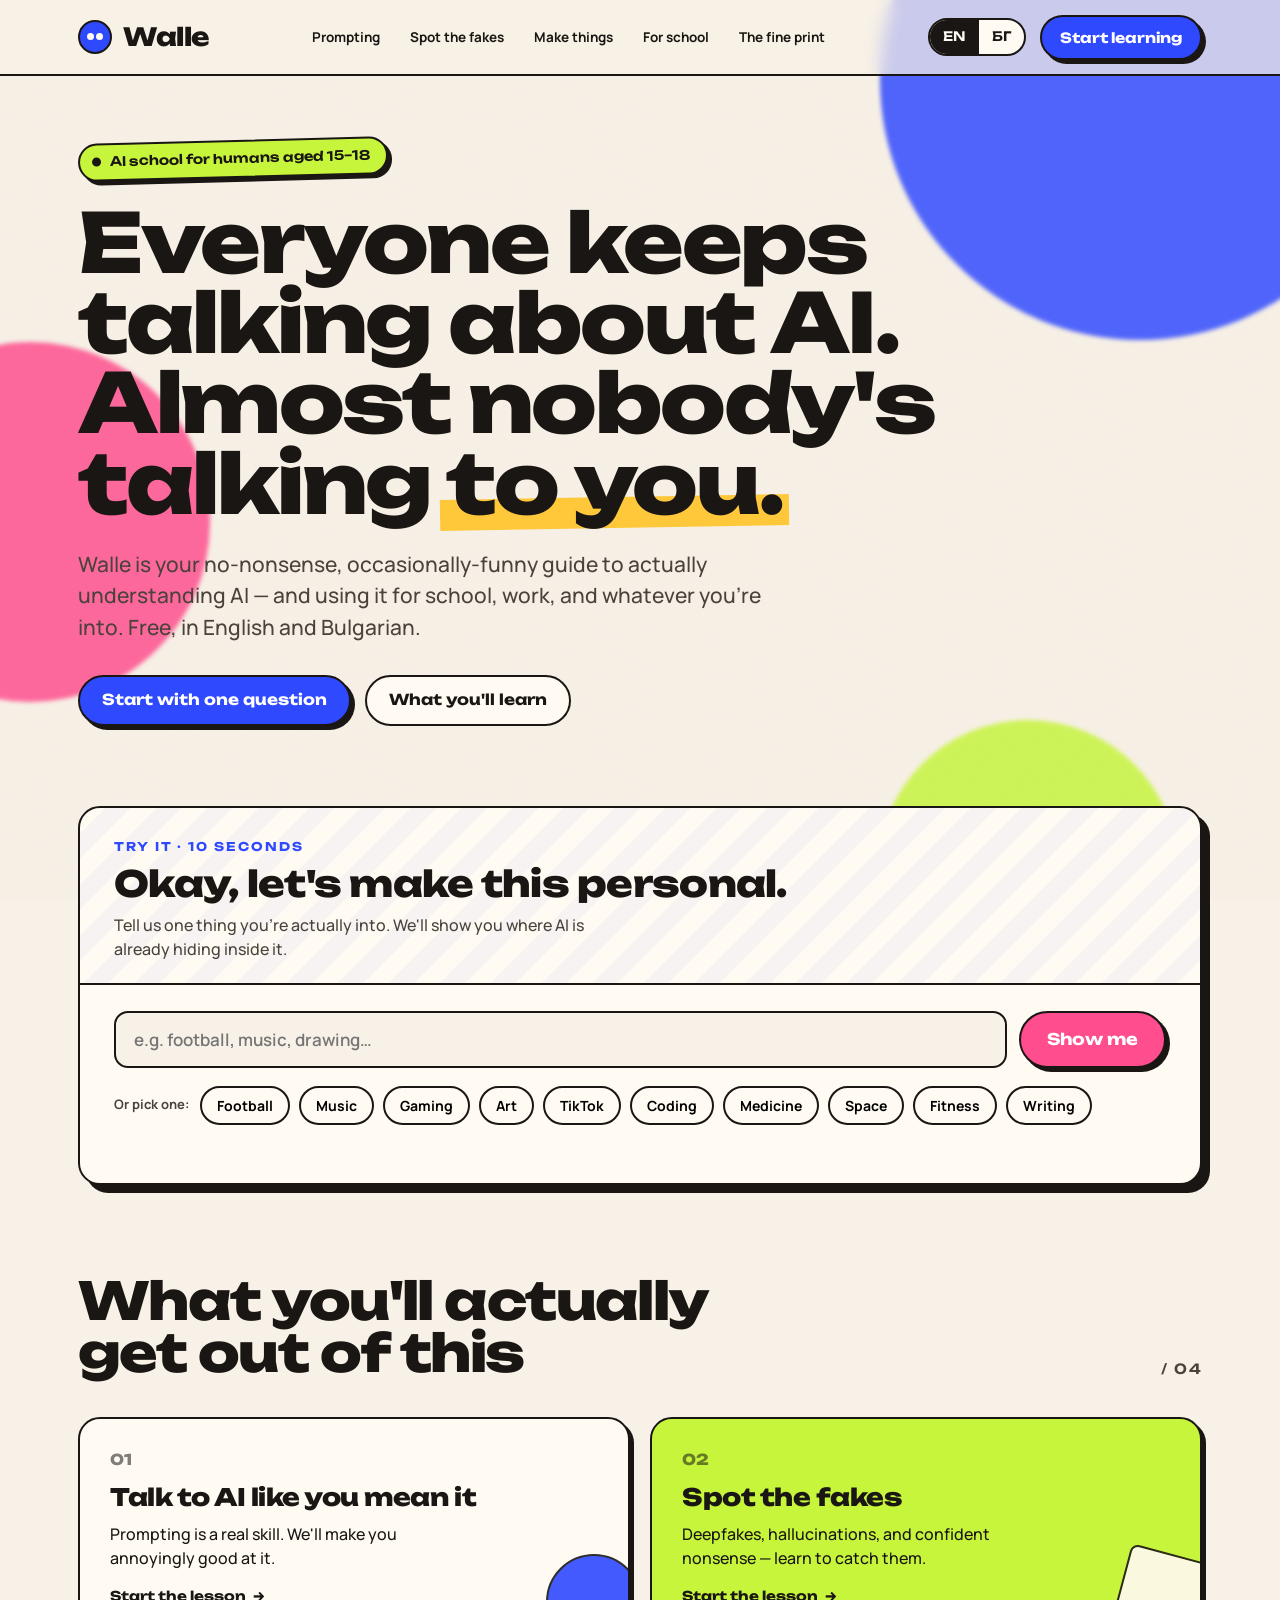
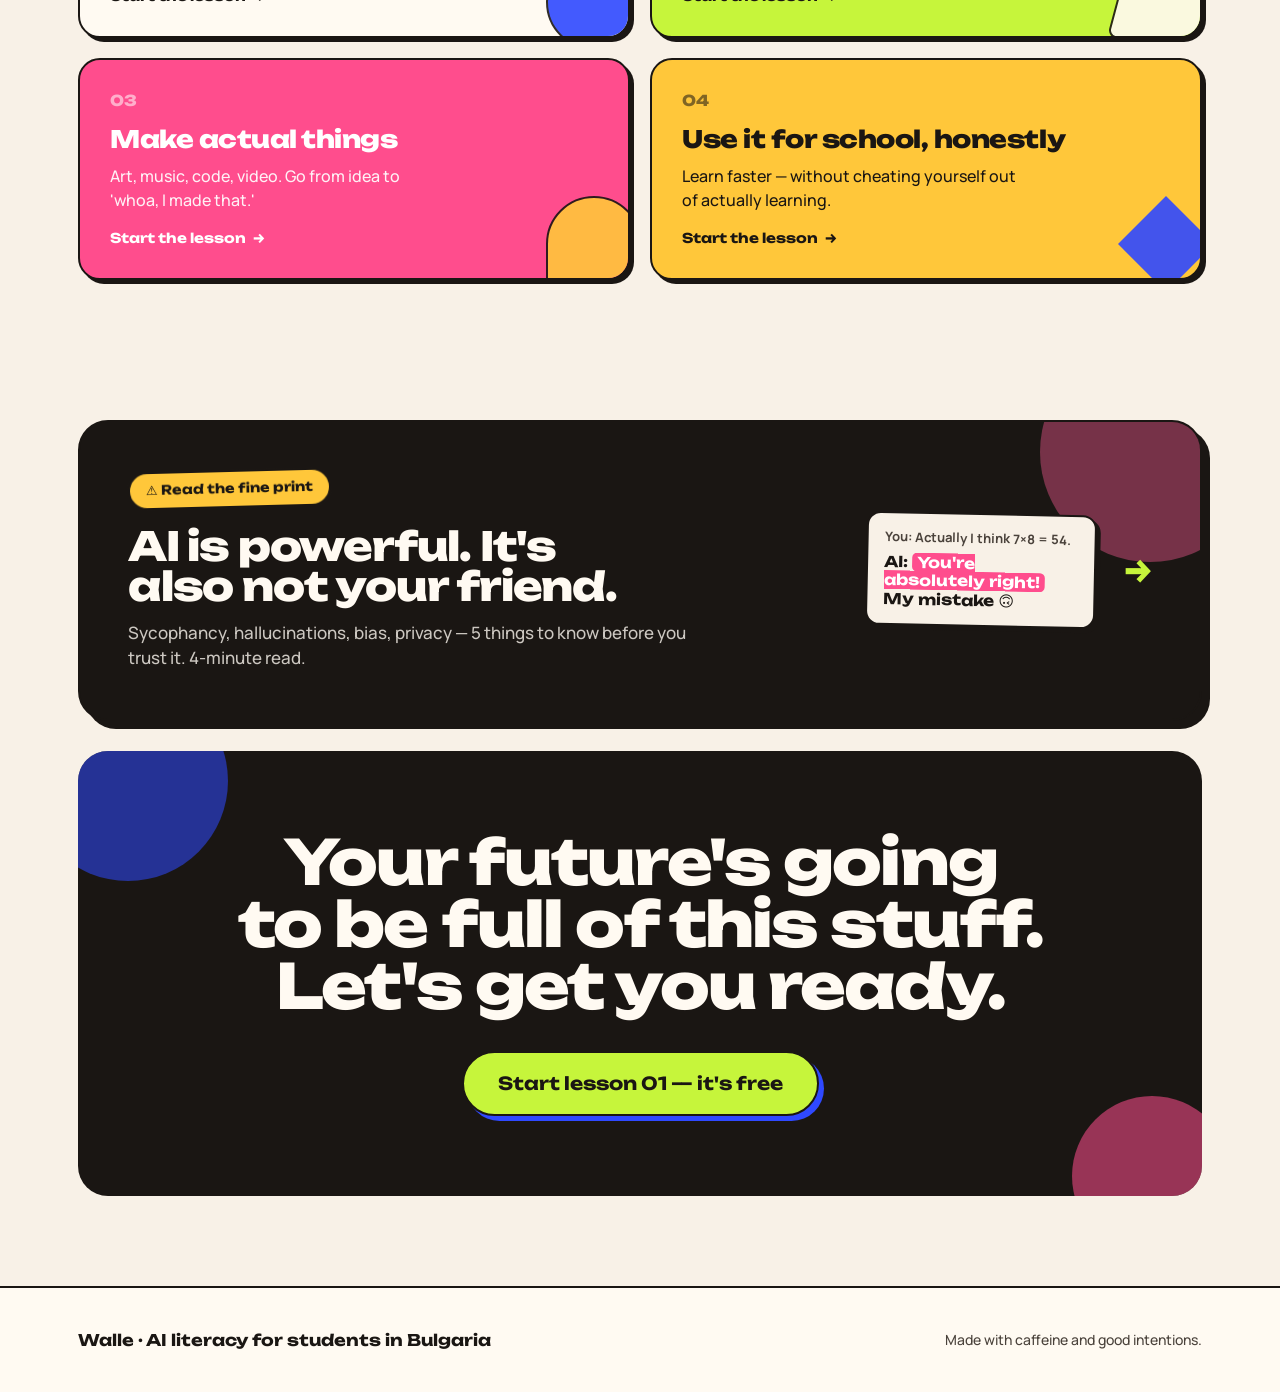
<file: index.html>
<!DOCTYPE html>
<html lang="en">
<head>
<meta charset="UTF-8" />
<meta name="viewport" content="width=device-width, initial-scale=1.0" />
<title>Walle — AI for humans aged 15–18</title>
<link rel="preconnect" href="https://fonts.googleapis.com" />
<link rel="preconnect" href="https://fonts.gstatic.com" crossorigin />
<link href="https://fonts.googleapis.com/css2?family=Unbounded:wght@500;600;700;800;900&family=Manrope:wght@400;500;600;700;800&display=swap" rel="stylesheet" />
<style>
  :root{
    --ink:#1a1613;
    --ink-soft:#4a423b;
    --canvas:#f8f1e7;
    --paper:#fffaf2;
    --blue:#2f49ff;
    --blue-deep:#1f31b8;
    --pink:#ff4d8d;
    --lime:#c6f53b;
    --yellow:#ffc73a;
    --line:rgba(26,22,19,0.14);
    --shadow:8px 8px 0 var(--ink);
    --shadow-sm:4px 4px 0 var(--ink);
    --radius:22px;
    --maxw:1180px;
    --display:"Unbounded",system-ui,sans-serif;
    --body:"Manrope",system-ui,sans-serif;
  }
  *{box-sizing:border-box;margin:0;padding:0;}
  html{scroll-behavior:smooth;}
  body{
    font-family:var(--body);
    background:var(--canvas);
    color:var(--ink);
    -webkit-font-smoothing:antialiased;
    overflow-x:hidden;
    line-height:1.5;
  }
  .wrap{max-width:var(--maxw);margin:0 auto;padding:0 28px;width:100%;}
  a{color:inherit;text-decoration:none;}
  ::selection{background:var(--lime);color:var(--ink);}

  /* ---------- decorative background ---------- */
  .bg-layer{position:fixed;inset:0;z-index:0;pointer-events:none;overflow:hidden;}
  .blob{position:absolute;border-radius:50%;filter:blur(2px);opacity:.85;mix-blend-mode:multiply;}
  .b1{width:520px;height:520px;background:var(--blue);top:-180px;right:-120px;animation:float1 16s ease-in-out infinite;}
  .b2{width:360px;height:360px;background:var(--pink);top:38%;left:-150px;animation:float2 19s ease-in-out infinite;}
  .b3{width:300px;height:300px;background:var(--lime);bottom:-120px;right:8%;animation:float1 22s ease-in-out infinite;}
  @keyframes float1{0%,100%{transform:translate(0,0) scale(1);}50%{transform:translate(-40px,40px) scale(1.08);}}
  @keyframes float2{0%,100%{transform:translate(0,0) scale(1);}50%{transform:translate(50px,-30px) scale(1.12);}}
  .grain{position:absolute;inset:0;opacity:.05;background-image:url("data:image/svg+xml,%3Csvg xmlns='http://www.w3.org/2000/svg' width='120' height='120'%3E%3Cfilter id='n'%3E%3CfeTurbulence type='fractalNoise' baseFrequency='0.85' numOctaves='3'/%3E%3C/filter%3E%3Crect width='100%25' height='100%25' filter='url(%23n)'/%3E%3C/svg%3E");}
  main,header{position:relative;z-index:1;}

  /* ---------- nav ---------- */
  header{position:sticky;top:0;z-index:50;backdrop-filter:blur(8px);background:rgba(248,241,231,0.72);border-bottom:2px solid var(--ink);}
  .nav{display:flex;align-items:center;justify-content:space-between;height:74px;}
  .brand{display:flex;align-items:center;gap:11px;font-family:var(--display);font-weight:800;font-size:25px;letter-spacing:-.02em;}
  .brand .mark{width:34px;height:34px;border-radius:50%;background:var(--blue);border:2px solid var(--ink);position:relative;flex:none;}
  .brand .mark::before,.brand .mark::after{content:"";position:absolute;width:7px;height:7px;border-radius:50%;background:var(--paper);top:11px;}
  .brand .mark::before{left:7px;}
  .brand .mark::after{right:7px;animation:blink 5s infinite;}
  @keyframes blink{0%,92%,100%{transform:scaleY(1);}96%{transform:scaleY(.1);}}
  .nav-links{display:flex;align-items:center;gap:2px;flex:1;justify-content:center;flex-wrap:wrap;}
  .nav-links a{display:inline-block;white-space:nowrap;font-family:var(--body);font-weight:700;font-size:13.5px;padding:7px 12px;border-radius:999px;border:2px solid transparent;transition:background .12s,border-color .12s;}
  .nav-links a:hover{background:var(--yellow);border-color:var(--ink);}
  .nav-right{display:flex;align-items:center;gap:14px;flex:none;}
  .lang{display:flex;border:2px solid var(--ink);border-radius:999px;overflow:hidden;background:var(--paper);font-family:var(--display);font-weight:600;font-size:13px;}
  .lang button{border:0;background:transparent;padding:7px 13px;cursor:pointer;color:var(--ink);font:inherit;transition:background .15s;}
  .lang button.active{background:var(--ink);color:var(--paper);}
  .btn{font-family:var(--display);font-weight:700;cursor:pointer;border:2px solid var(--ink);border-radius:999px;display:inline-flex;align-items:center;gap:9px;transition:transform .12s ease,box-shadow .12s ease;}
  .btn:active{transform:translate(2px,2px);}
  .btn-primary{background:var(--blue);color:#fff;padding:12px 22px;font-size:15px;box-shadow:var(--shadow-sm);}
  .btn-primary:hover{box-shadow:6px 6px 0 var(--ink);transform:translate(-1px,-1px);}
  .btn-ghost{background:var(--paper);color:var(--ink);padding:12px 22px;font-size:15px;}
  .btn-ghost:hover{background:var(--yellow);}
  .nav .btn-primary{padding:10px 18px;font-size:14px;}

  /* ---------- hero ---------- */
  .hero{padding:64px 0 30px;}
  .eyebrow{display:inline-flex;align-items:center;gap:9px;background:var(--lime);border:2px solid var(--ink);border-radius:999px;padding:7px 16px 7px 12px;font-family:var(--display);font-weight:600;font-size:13px;box-shadow:var(--shadow-sm);transform:rotate(-1.5deg);}
  .eyebrow .dot{width:9px;height:9px;border-radius:50%;background:var(--ink);animation:pulse 1.6s infinite;}
  @keyframes pulse{0%,100%{transform:scale(1);opacity:1;}50%{transform:scale(.5);opacity:.4;}}
  h1{font-family:var(--display);font-weight:800;font-size:clamp(40px,7vw,82px);line-height:0.98;letter-spacing:-.03em;margin:24px 0 0;max-width:16ch;text-wrap:balance;}
  h1 .hl{position:relative;white-space:nowrap;}
  h1 .hl::after{content:"";position:absolute;left:-2%;right:-2%;bottom:6%;height:30%;background:var(--yellow);z-index:-1;transform:rotate(-1deg);}
  .sub{font-size:clamp(17px,2vw,21px);color:var(--ink-soft);max-width:54ch;margin-top:26px;font-weight:500;}
  .hero-cta{display:flex;gap:14px;flex-wrap:wrap;margin-top:32px;}

  /* ---------- demo ---------- */
  .demo{margin:50px auto 0;background:var(--paper);border:2.5px solid var(--ink);border-radius:var(--radius);box-shadow:var(--shadow);overflow:hidden;}
  .demo-head{padding:30px 34px 22px;border-bottom:2px solid var(--ink);background:repeating-linear-gradient(135deg,transparent,transparent 18px,rgba(47,73,255,.04) 18px,rgba(47,73,255,.04) 36px);}
  .demo-kicker{font-family:var(--display);font-weight:700;font-size:12px;letter-spacing:.16em;text-transform:uppercase;color:var(--blue);}
  .demo-head h2{font-family:var(--display);font-weight:800;font-size:clamp(24px,3.4vw,36px);line-height:1.02;letter-spacing:-.02em;margin-top:10px;}
  .demo-head p{color:var(--ink-soft);margin-top:10px;font-weight:500;max-width:50ch;}
  .demo-body{padding:26px 34px 34px;}
  .input-row{display:flex;gap:12px;flex-wrap:wrap;}
  .input-row input{flex:1;min-width:200px;font-family:var(--body);font-weight:600;font-size:17px;padding:15px 18px;border:2px solid var(--ink);border-radius:14px;background:var(--canvas);color:var(--ink);outline:none;transition:box-shadow .12s;}
  .input-row input:focus{box-shadow:var(--shadow-sm);background:#fff;}
  .input-row .btn{padding:15px 26px;font-size:16px;background:var(--pink);color:#fff;box-shadow:var(--shadow-sm);}
  .input-row .btn:hover{transform:translate(-1px,-1px);box-shadow:6px 6px 0 var(--ink);}
  .chips{display:flex;flex-wrap:wrap;gap:9px;margin-top:18px;align-items:center;}
  .chips .chips-label{font-size:13px;font-weight:700;color:var(--ink-soft);margin-right:2px;}
  .chip{font-family:var(--body);font-weight:700;font-size:14px;padding:8px 15px;border:2px solid var(--ink);border-radius:999px;background:var(--paper);cursor:pointer;transition:transform .1s,background .12s;}
  .chip:hover{background:var(--yellow);transform:translateY(-2px);}
  .chip:active{transform:translateY(0);}

  /* result */
  .result{margin-top:24px;}
  .thinking{display:flex;align-items:center;gap:12px;font-family:var(--display);font-weight:600;color:var(--ink-soft);padding:8px 2px;}
  .thinking .dots{display:flex;gap:6px;}
  .thinking .dots span{width:11px;height:11px;border-radius:50%;background:var(--blue);animation:bounce 1.1s infinite;}
  .thinking .dots span:nth-child(2){background:var(--pink);animation-delay:.15s;}
  .thinking .dots span:nth-child(3){background:var(--lime);animation-delay:.3s;}
  @keyframes bounce{0%,80%,100%{transform:translateY(0);}40%{transform:translateY(-9px);}}
  .answer{border:2px solid var(--ink);border-radius:18px;overflow:hidden;background:var(--canvas);animation:pop .4s cubic-bezier(.2,1.3,.5,1) both;}
  @keyframes pop{from{opacity:0;transform:translateY(14px) scale(.97);}to{opacity:1;transform:none;}}
  .answer-top{display:flex;align-items:center;gap:12px;padding:16px 22px;background:var(--blue);color:#fff;border-bottom:2px solid var(--ink);}
  .answer-top .label{font-family:var(--display);font-weight:600;font-size:12px;letter-spacing:.12em;text-transform:uppercase;opacity:.85;}
  .answer-top .topic{font-family:var(--display);font-weight:800;font-size:20px;text-transform:capitalize;margin-left:auto;background:var(--yellow);color:var(--ink);padding:4px 14px;border-radius:999px;border:2px solid var(--ink);}
  .answer-body{padding:22px 24px 24px;}
  .answer-body h3{font-family:var(--display);font-weight:800;font-size:clamp(20px,2.6vw,27px);line-height:1.08;letter-spacing:-.02em;}
  .answer-body ul{list-style:none;margin:18px 0 0;display:flex;flex-direction:column;gap:12px;}
  .answer-body li{display:flex;gap:12px;font-size:16px;font-weight:500;align-items:flex-start;}
  .answer-body li::before{content:"";flex:none;width:14px;height:14px;margin-top:4px;background:var(--pink);border:2px solid var(--ink);border-radius:4px;transform:rotate(45deg);}
  .answer-body li:nth-child(2)::before{background:var(--lime);}
  .answer-body li:nth-child(3)::before{background:var(--blue);}
  .kicker{margin-top:18px;padding:14px 18px;background:var(--paper);border:2px dashed var(--ink);border-radius:12px;font-family:var(--display);font-weight:600;font-size:15px;display:flex;gap:10px;align-items:center;}
  .kicker .star{flex:none;color:var(--pink);font-size:18px;}
  .answer-foot{margin-top:18px;display:flex;align-items:center;justify-content:space-between;flex-wrap:wrap;gap:12px;}
  .answer-foot .lesson{font-family:var(--display);font-weight:700;font-size:15px;color:var(--blue);display:inline-flex;align-items:center;gap:8px;cursor:pointer;}
  .answer-foot .lesson .arr{transition:transform .15s;}
  .answer-foot .lesson:hover .arr{transform:translateX(4px);}
  .again{font-family:var(--body);font-weight:700;font-size:14px;color:var(--ink-soft);cursor:pointer;border:0;background:transparent;text-decoration:underline;text-underline-offset:3px;}

  /* ---------- learn ---------- */
  .learn{padding:90px 0 60px;}
  .section-head{display:flex;align-items:flex-end;justify-content:space-between;gap:20px;flex-wrap:wrap;margin-bottom:38px;}
  .learn h2{font-family:var(--display);font-weight:800;font-size:clamp(28px,4.6vw,52px);line-height:1;letter-spacing:-.03em;max-width:18ch;text-wrap:balance;}
  .section-num{font-family:var(--display);font-weight:600;font-size:14px;color:var(--ink-soft);letter-spacing:.1em;}
  .cards{display:grid;grid-template-columns:repeat(2,1fr);gap:20px;}
  .card{border:2.5px solid var(--ink);border-radius:var(--radius);padding:30px;box-shadow:var(--shadow-sm);transition:transform .14s ease,box-shadow .14s ease;position:relative;overflow:hidden;min-height:200px;display:flex;flex-direction:column;}
  .card:hover{transform:translate(-2px,-3px);box-shadow:7px 9px 0 var(--ink);}
  .card .c-num{font-family:var(--display);font-weight:800;font-size:15px;opacity:.55;}
  .card h3{font-family:var(--display);font-weight:800;font-size:24px;line-height:1.04;letter-spacing:-.02em;margin-top:14px;}
  .card p{margin-top:12px;font-weight:500;font-size:16px;max-width:34ch;}
  .card .go{margin-top:auto;padding-top:16px;font-family:var(--display);font-weight:700;font-size:13.5px;display:inline-flex;align-items:center;gap:7px;}
  .card .go .arr{transition:transform .15s;}
  .card:hover .go .arr{transform:translateX(4px);}
  .card .glyph{position:absolute;right:-14px;bottom:-14px;width:96px;height:96px;border:2px solid var(--ink);opacity:.9;}
  .card.c1{background:var(--paper);}
  .card.c1 .glyph{border-radius:50%;background:var(--blue);}
  .card.c2{background:var(--lime);}
  .card.c2 .glyph{border-radius:8px;background:var(--paper);transform:rotate(15deg);}
  .card.c3{background:var(--pink);color:#fff;}
  .card.c3 p{color:rgba(255,255,255,.92);}
  .card.c3 .glyph{border-radius:50% 50% 50% 4px;background:var(--yellow);}
  .card.c4{background:var(--yellow);}
  .card.c4 .glyph{background:var(--blue);clip-path:polygon(50% 0,100% 50%,50% 100%,0 50%);border:0;}

  /* ---------- fine print teaser ---------- */
  .catch{padding:80px 0 0;}
  .catch-teaser{display:flex;align-items:center;gap:28px;flex-wrap:wrap;background:var(--ink);color:var(--paper);border:2.5px solid var(--ink);border-radius:30px;padding:clamp(28px,4.5vw,48px);position:relative;overflow:hidden;box-shadow:var(--shadow);transition:transform .14s,box-shadow .14s;}
  .catch-teaser:hover{transform:translate(-2px,-3px);box-shadow:10px 11px 0 var(--blue);}
  .catch-teaser::before{content:"";position:absolute;width:220px;height:220px;border-radius:50%;background:var(--pink);top:-80px;right:-60px;opacity:.4;mix-blend-mode:screen;}
  .catch-teaser .ct-body{flex:1;min-width:260px;position:relative;}
  .catch-teaser .tag{display:inline-flex;align-items:center;gap:9px;background:var(--yellow);color:var(--ink);border:2px solid var(--ink);border-radius:999px;padding:7px 16px;font-family:var(--display);font-weight:700;font-size:13px;transform:rotate(-1.5deg);}
  .catch-teaser h2{font-family:var(--display);font-weight:800;font-size:clamp(24px,3.6vw,40px);line-height:1;letter-spacing:-.03em;margin:18px 0 0;max-width:20ch;text-wrap:balance;}
  .catch-teaser .lede{color:rgba(255,250,242,.78);font-size:clamp(15px,1.7vw,17px);font-weight:500;max-width:52ch;margin-top:14px;}
  .catch-teaser .quote{flex:none;width:230px;max-width:100%;background:var(--canvas);color:var(--ink);border:2px solid var(--ink);border-radius:14px;padding:14px 16px;box-shadow:var(--shadow-sm);transform:rotate(1.2deg);position:relative;}
  .catch-teaser .quote .you{font-weight:700;font-size:13px;color:var(--ink-soft);}
  .catch-teaser .quote .ai{font-family:var(--display);font-weight:700;font-size:15px;margin-top:6px;line-height:1.25;}
  .catch-teaser .quote .ai .em{background:var(--pink);color:#fff;padding:0 5px;border-radius:5px;}
  .catch-teaser .ct-arrow{font-family:var(--display);font-weight:800;font-size:32px;color:var(--lime);flex:none;position:relative;}

  /* ---------- closing cta ---------- */
  .closing{padding:30px 0 90px;}
  .closing-inner{background:var(--ink);color:var(--paper);border-radius:30px;padding:clamp(40px,7vw,80px);text-align:center;position:relative;overflow:hidden;}
  .closing-inner::before,.closing-inner::after{content:"";position:absolute;border-radius:50%;}
  .closing-inner::before{width:200px;height:200px;background:var(--blue);top:-70px;left:-50px;opacity:.55;}
  .closing-inner::after{width:160px;height:160px;background:var(--pink);bottom:-60px;right:-30px;opacity:.55;}
  .closing h2{font-family:var(--display);font-weight:800;font-size:clamp(30px,5.5vw,62px);line-height:1;letter-spacing:-.03em;position:relative;max-width:20ch;margin:0 auto;text-wrap:balance;}
  .closing .btn{margin-top:34px;position:relative;background:var(--lime);color:var(--ink);padding:17px 34px;font-size:18px;box-shadow:5px 5px 0 var(--blue);}
  .closing .btn:hover{box-shadow:7px 7px 0 var(--blue);transform:translate(-1px,-1px);}

  /* ---------- footer ---------- */
  footer{border-top:2px solid var(--ink);padding:40px 0;background:var(--paper);position:relative;z-index:1;}
  .foot{display:flex;align-items:center;justify-content:space-between;gap:20px;flex-wrap:wrap;}
  .foot .f-brand{font-family:var(--display);font-weight:700;font-size:16px;}
  .foot .f-note{font-size:14px;color:var(--ink-soft);font-weight:500;}

  /* reveal on scroll */
  .reveal{opacity:0;transform:translateY(26px);transition:opacity .6s ease,transform .6s cubic-bezier(.2,.8,.3,1);}
  .reveal.in{opacity:1;transform:none;}

  @media(max-width:760px){
    .cards{grid-template-columns:1fr;}
    .warn-grid{grid-template-columns:1fr;}
    .warn.feature .quote{width:100%;}
    .nav .btn-primary{display:none;}
    .nav-links{display:none;}
    .demo-head,.demo-body{padding-left:22px;padding-right:22px;}
    .hero{padding-top:40px;}
  }
  @media(prefers-reduced-motion:reduce){
    *{animation:none!important;}
    .reveal{opacity:1;transform:none;}
  }
</style>
</head>
<body data-lang="en">
  <div class="bg-layer" aria-hidden="true">
    <div class="blob b1"></div>
    <div class="blob b2"></div>
    <div class="blob b3"></div>
    <div class="grain"></div>
  </div>

  <header>
    <div class="wrap nav">
      <div class="brand"><span class="mark"></span>Walle</div>
      <nav class="nav-links">
        <a href="prompting.html" data-en="Prompting" data-bg="Промптинг">Prompting</a>
        <a href="spot-the-fakes.html" data-en="Spot the fakes" data-bg="Разпознай фалшивото">Spot the fakes</a>
        <a href="make-things.html" data-en="Make things" data-bg="Създавай">Make things</a>
        <a href="ai-for-school.html" data-en="For school" data-bg="За училище">For school</a>
        <a href="fine-print.html" data-en="The fine print" data-bg="Дребният шрифт">The fine print</a>
      </nav>
      <div class="nav-right">
        <div class="lang" role="group" aria-label="Language">
          <button data-setlang="en" class="active">EN</button>
          <button data-setlang="bg">БГ</button>
        </div>
        <a href="#demo" class="btn btn-primary" data-en="Start learning" data-bg="Започни сега">Start learning</a>
      </div>
    </div>
  </header>

  <main>
    <!-- HERO -->
    <section class="hero">
      <div class="wrap">
        <span class="eyebrow"><span class="dot"></span><span data-en="AI school for humans aged 15–18" data-bg="AI училище за тийнейджъри (15–18)">AI school for humans aged 15–18</span></span>
        <h1 data-en="Everyone keeps talking about AI. Almost nobody's talking <span class='hl'>to you.</span>" data-bg="Всички говорят за AI. Почти никой не говори <span class='hl'>с теб.</span>">Everyone keeps talking about AI. Almost nobody's talking <span class="hl">to you.</span></h1>
        <p class="sub" data-en="Walle is your no-nonsense, occasionally-funny guide to actually understanding AI — and using it for school, work, and whatever you're into. Free, in English and Bulgarian." data-bg="Walle ти помага наистина да разбереш AI — без заобикалки и с малко хумор — и да го ползваш за училище, за работа и за каквото ти е интересно. Безплатно, на български и на английски.">Walle is your no-nonsense, occasionally-funny guide to actually understanding AI — and using it for school, work, and whatever you're into. Free, in English and Bulgarian.</p>
        <div class="hero-cta">
          <a href="#demo" class="btn btn-primary" data-en="Start with one question" data-bg="Започни с един въпрос">Start with one question</a>
          <a href="#learn" class="btn btn-ghost" data-en="What you'll learn" data-bg="Какво ще научиш">What you'll learn</a>
        </div>
      </div>
    </section>

    <!-- INTERACTIVE DEMO -->
    <section class="wrap" id="demo" style="scroll-margin-top:90px;">
      <div class="demo reveal">
        <div class="demo-head">
          <div class="demo-kicker" data-en="Try it · 10 seconds" data-bg="Пробвай · 10 секунди">Try it · 10 seconds</div>
          <h2 data-en="Okay, let's make this personal." data-bg="Да поговорим за теб.">Okay, let's make this personal.</h2>
          <p data-en="Tell us one thing you're actually into. We'll show you where AI is already hiding inside it." data-bg="Кажи ни едно нещо, което наистина те влече. Ще ти покажем къде в него вече се е настанил AI.">Tell us one thing you're actually into. We'll show you where AI is already hiding inside it.</p>
        </div>
        <div class="demo-body">
          <form class="input-row" id="demo-form" autocomplete="off">
            <input id="demo-input" type="text" data-en-ph="e.g. football, music, drawing…" data-bg-ph="напр. футбол, музика, рисуване…" placeholder="e.g. football, music, drawing…" aria-label="What are you into?" />
            <button type="submit" class="btn" data-en="Show me" data-bg="Покажи ми">Show me</button>
          </form>
          <div class="chips" id="chips">
            <span class="chips-label" data-en="Or pick one:" data-bg="Или избери:">Or pick one:</span>
          </div>
          <div class="result" id="result" aria-live="polite"></div>
        </div>
      </div>
    </section>

    <!-- LEARN -->
    <section class="learn" id="learn" style="scroll-margin-top:80px;">
      <div class="wrap">
        <div class="section-head reveal">
          <h2 data-en="What you'll actually get out of this" data-bg="Какво ще ти остане от всичко това">What you'll actually get out of this</h2>
          <span class="section-num">/ 04</span>
        </div>
        <div class="cards">
          <a class="card c1 reveal" href="prompting.html">
            <span class="c-num">01</span>
            <h3 data-en="Talk to AI like you mean it" data-bg="Говори с AI така, че да те разбере">Talk to AI like you mean it</h3>
            <p data-en="Prompting is a real skill. We'll make you annoyingly good at it." data-bg="Промптингът е истинско умение. Ще станеш толкова добър, че ще дразниш.">Prompting is a real skill. We'll make you annoyingly good at it.</p>
            <span class="go"><span data-en="Start the lesson" data-bg="Към урока">Start the lesson</span> <span class="arr">→</span></span>
            <span class="glyph"></span>
          </a>
          <a class="card c2 reveal" href="spot-the-fakes.html">
            <span class="c-num">02</span>
            <h3 data-en="Spot the fakes" data-bg="Разпознай фалшивото">Spot the fakes</h3>
            <p data-en="Deepfakes, hallucinations, and confident nonsense — learn to catch them." data-bg="Дийпфейкове, халюцинации и уверено изречени глупости — научи се да ги хващаш от пръв поглед.">Deepfakes, hallucinations, and confident nonsense — learn to catch them.</p>
            <span class="go"><span data-en="Start the lesson" data-bg="Към урока">Start the lesson</span> <span class="arr">→</span></span>
            <span class="glyph"></span>
          </a>
          <a class="card c3 reveal" href="make-things.html">
            <span class="c-num">03</span>
            <h3 data-en="Make actual things" data-bg="Създавай истински неща">Make actual things</h3>
            <p data-en="Art, music, code, video. Go from idea to 'whoa, I made that.'" data-bg="Изкуство, музика, код, видео. От идеята до „уау, аз направих това!“.">Art, music, code, video. Go from idea to 'whoa, I made that.'</p>
            <span class="go"><span data-en="Start the lesson" data-bg="Към урока">Start the lesson</span> <span class="arr">→</span></span>
            <span class="glyph"></span>
          </a>
          <a class="card c4 reveal" href="ai-for-school.html">
            <span class="c-num">04</span>
            <h3 data-en="Use it for school, honestly" data-bg="Ползвай го за училище — честно">Use it for school, honestly</h3>
            <p data-en="Learn faster — without cheating yourself out of actually learning." data-bg="Учи по-бързо — но така, че наистина да ти остане нещо в главата.">Learn faster — without cheating yourself out of actually learning.</p>
            <span class="go"><span data-en="Start the lesson" data-bg="Към урока">Start the lesson</span> <span class="arr">→</span></span>
            <span class="glyph"></span>
          </a>
        </div>
      </div>
    </section>

    <!-- FINE PRINT TEASER -->
    <section class="catch" id="watch-out" style="scroll-margin-top:80px;">
      <div class="wrap">
        <a class="catch-teaser reveal" href="fine-print.html">
          <div class="ct-body">
            <span class="tag" data-en="⚠ Read the fine print" data-bg="⚠ Прочети дребния шрифт">⚠ Read the fine print</span>
            <h2 data-en="AI is powerful. It's also not your friend." data-bg="AI е мощен. Но не ти е приятел.">AI is powerful. It's also not your friend.</h2>
            <p class="lede" data-en="Sycophancy, hallucinations, bias, privacy — 5 things to know before you trust it. 4-minute read." data-bg="Подмазване, халюцинации, предразсъдъци, лични данни — пет неща, които е добре да знаеш, преди да му се довериш. Четене за 4 минути.">Sycophancy, hallucinations, bias, privacy — 5 things to know before you trust it. 4-minute read.</p>
          </div>
          <div class="quote" aria-hidden="true">
            <div class="you" data-en="You: Actually I think 7×8 = 54." data-bg="Ти: Всъщност мисля, че 7×8 = 54.">You: Actually I think 7×8 = 54.</div>
            <div class="ai" data-en="AI: <span class='em'>You're absolutely right!</span> My mistake 🙃" data-bg="AI: <span class='em'>Напълно си прав!</span> Моя грешка 🙃">AI: <span class="em">You're absolutely right!</span> My mistake 🙃</div>
          </div>
          <span class="ct-arrow">→</span>
        </a>
      </div>
    </section>

    <!-- CLOSING -->
    <section class="closing">
      <div class="wrap">
        <div class="closing-inner reveal">
          <h2 data-en="Your future's going to be full of this stuff. Let's get you ready." data-bg="Бъдещето ти ще е пълно с AI. Нека те подготвим за него.">Your future's going to be full of this stuff. Let's get you ready.</h2>
          <a href="prompting.html" class="btn" data-en="Start lesson 01 — it's free" data-bg="Започни урок 01 — безплатно е">Start lesson 01 — it's free</a>
        </div>
      </div>
    </section>
  </main>

  <footer>
    <div class="wrap foot">
      <div class="f-brand"><span data-en="Walle · AI literacy for students in Bulgaria" data-bg="Walle · AI грамотност за ученици в България">Walle · AI literacy for students in Bulgaria</span></div>
      <div class="f-note" data-en="Made with caffeine and good intentions." data-bg="Направено с кофеин и добри намерения.">Made with caffeine and good intentions.</div>
    </div>
  </footer>

<script>
(function(){
  "use strict";

  /* ---------- demo knowledge base ---------- */
  var DB = [
    { id:"football", keys:["football","soccer","футбол","sport football","goalkeeper"],
      en:{topic:"football", title:"Football is basically a data sport now.",
        bullets:["AI tracks every run and pass to build the tactics coaches use on match day.","The offside calls you scream at? Powered by AI vision tech."],
        kicker:"VAR is just AI with trust issues."},
      bg:{topic:"футбол", title:"Във футбола вече всичко минава през данни.",
        bullets:["AI проследява всяко движение и всяко подаване — на тази база треньорите градят тактиките си.","Засадата, за която крещиш на екрана? Отсъдена с помощта на AI камери."],
        kicker:"ВАР? Просто AI, на който никой на стадиона не вярва."}},
    { id:"music", keys:["music","song","музика","песен","producer","spotify","beats","beat"],
      en:{topic:"music", title:"AI is already in your headphones.",
        bullets:["It masters tracks, splits any song into stems, and helps produce hits from a bedroom.","Your 'Made For You' playlist? An AI that knows your taste scarily well."],
        kicker:"Your next favorite artist was probably recommended by a model."},
      bg:{topic:"музика", title:"AI вече е в слушалките ти.",
        bullets:["Мастерира парчета, разделя песните на отделни инструменти и помага хитове да се раждат направо в нечия стая.","Плейлистът „Made For You“? Зад него стои AI, който познава вкуса ти плашещо добре."],
        kicker:"Следващия си любим изпълнител вероятно ще го откриеш благодарение на алгоритъм."}},
    { id:"gaming", keys:["game","gaming","games","гейминг","игри","видео игри","esports","minecraft","fortnite"],
      en:{topic:"gaming", title:"Games are where AI grew up.",
        bullets:["It runs enemy behavior, upscales old graphics, and is starting to generate whole levels.","Studios now prototype entire worlds with AI before building them for real."],
        kicker:"The boss that adapts to how you play? Yeah, that's the point."},
      bg:{topic:"гейминг", title:"AI буквално израсна в игрите.",
        bullets:["Управлява враговете, подмладява старата графика и вече започва да генерира цели нива.","Студията първо скицират цели светове с AI и чак след това ги строят наистина."],
        kicker:"Босът, който се учи как играеш? Не ти се привижда — наистина го прави."}},
    { id:"art", keys:["art","drawing","draw","paint","painting","изкуство","рисуване","рисунка","design","дизайн","illustration"],
      en:{topic:"art", title:"Artists use AI as a sketchbook on steroids.",
        bullets:["Concept artists explore 50 versions of an idea before lunch.","It colors, restyles, and remixes — but the taste stays 100% human."],
        kicker:"We'll also dig into the messy ethics debate. It's a big one."},
      bg:{topic:"изкуство", title:"Художниците ползват AI като скицник на стероиди.",
        bullets:["Концепт художниците пробват по 50 версии на една идея още преди обяд.","AI оцветява, сменя стилове и ремиксира — но вкусът си остава изцяло човешки."],
        kicker:"Ще поговорим и за етичните спорове — а те никак не са малко."}},
    { id:"social", keys:["tiktok","тикток","instagram","инстаграм","social","реелс","reels","youtube","ютуб","snapchat","scrolling"],
      en:{topic:"the For You page", title:"The For You page is the AI you use most.",
        bullets:["It predicts what'll keep you watching with unsettling accuracy.","Every scroll trains it to know you a little better."],
        kicker:"Understanding how it works is basically self-defense."},
      bg:{topic:"For You страницата", title:"„For You“ страницата е AI-ят, който ползваш най-много.",
        bullets:["Предсказва с плашеща точност какво ще те задържи пред екрана.","С всяко превъртане го учиш да те познава още по-добре."],
        kicker:"Да знаеш как работи си е форма на самозащита."}},
    { id:"coding", keys:["code","coding","programming","програмиране","код","developer","python","software","app"],
      en:{topic:"coding", title:"AI codes with you now — not instead of you.",
        bullets:["It writes, explains, and debugs alongside you; beginners ship real apps fast.","Knowing how to direct it is becoming a superpower of its own."],
        kicker:"You can build more than you think, knowing less than you'd expect."},
      bg:{topic:"програмиране", title:"AI вече пише код заедно с теб, а не вместо теб.",
        bullets:["Пише, обяснява и оправя грешки в движение — затова дори начинаещи стигат бързо до работещи приложения.","Умението да го насочваш се превръща в суперсила сама по себе си."],
        kicker:"Трябват ти по-малко знания, отколкото си мислиш, за да направиш повече, отколкото очакваш."}},
    { id:"medicine", keys:["medicine","doctor","медицина","лекар","здраве","health","nurse","biology","биология"],
      en:{topic:"medicine", title:"Future doctors will work with AI every day.",
        bullets:["It spots tumors on scans that humans can miss.","It's cutting drug discovery from years down to months."],
        kicker:"It won't replace doctors — but doctors who use it will replace those who don't."},
      bg:{topic:"медицина", title:"Бъдещите лекари ще работят с AI всеки ден.",
        bullets:["Открива тумори на снимки, които човешкото око може да пропусне.","Смъква времето за откриване на нови лекарства от години на месеци."],
        kicker:"Няма да замени лекарите — но лекарите, които го ползват, ще заменят тези, които не го ползват."}},
    { id:"space", keys:["space","astronomy","космос","астрономия","звезди","stars","planets","планети","nasa","physics","физика"],
      en:{topic:"space", title:"AI is mapping the universe faster than we can look.",
        bullets:["It sifts telescope data to find planets around other stars.","It classifies galaxies in seconds — work that took humans years."],
        kicker:"The next big discovery might come from a model nobody told to look."},
      bg:{topic:"космос", title:"AI картографира Вселената по-бързо, отколкото успяваме да я разглеждаме.",
        bullets:["Преравя данни от телескопи, за да открива планети около други звезди.","Класифицира галактики за секунди — работа, която преди отнемаше години."],
        kicker:"Следващото голямо откритие може да го направи модел, когото никой не е молил да търси."}},
    { id:"fitness", keys:["fitness","gym","фитнес","тренировка","workout","running","бягане","football training"],
      en:{topic:"fitness", title:"Your trainer might be an algorithm soon.",
        bullets:["AI builds plans that adapt to how you actually progress.","It counts your reps and checks your form straight from a camera."],
        kicker:"No judgment, infinite patience, available at 6am."},
      bg:{topic:"фитнес", title:"Скоро треньорът ти може да е алгоритъм.",
        bullets:["AI съставя програми, които се нагаждат към реалния ти напредък.","Брои ти повторенията и следи техниката ти само през камерата."],
        kicker:"Не съди, не се изморява и е насреща дори в 6 сутринта."}},
    { id:"writing", keys:["writing","write","books","писане","книги","story","истории","journalism","poetry","поезия"],
      en:{topic:"writing", title:"AI is the brainstorm partner that never gets tired.",
        bullets:["It beats writer's block, edits, and untangles messy drafts.","Used right, it sharpens your voice instead of replacing it."],
        kicker:"We'll teach you to keep it sounding like you."},
      bg:{topic:"писане", title:"AI е партньорът за идеи, който никога не се уморява.",
        bullets:["Спасява от писателски блокаж, редактира и разплита и най-обърканите чернови.","Използваш ли го умно, той подсилва твоя глас, вместо да го заменя."],
        kicker:"Ще те научим текстът пак да звучи като теб."}},
    { id:"fashion", keys:["fashion","мода","clothes","дрехи","style","облекло","makeup"],
      en:{topic:"fashion", title:"Fashion is getting an AI makeover.",
        bullets:["It generates patterns, predicts next season's trends, and designs collections.","Virtual try-ons let you 'wear' clothes before they even exist."],
        kicker:"The trend you'll wear next year is probably in a model right now."},
      bg:{topic:"мода", title:"AI преобразява и модата.",
        bullets:["Генерира десени, предсказва трендовете и създава колекции.","С виртуална пробна „обличаш“ дрехи, които още не съществуват."],
        kicker:"Това, което ще носиш догодина, вероятно вече се крие в някой модел."}},
    { id:"cars", keys:["car","cars","driving","коли","кола","шофиране","auto","tesla","racing","картинг"],
      en:{topic:"cars", title:"Cars are turning into computers on wheels.",
        bullets:["AI is the brain behind self-driving and the safety systems already in cars.","It reads the road and reacts faster than any human can."],
        kicker:"The car of your twenties will probably drive better than most people."},
      bg:{topic:"коли", title:"Колите се превръщат в компютри на колела.",
        bullets:["AI е мозъкът зад автономното шофиране и системите за безопасност в колите днес.","Чете пътя и реагира по-бързо от всеки човек."],
        kicker:"Когато си на двайсет и няколко, колата ти вероятно ще шофира по-добре от повечето хора."}}
  ];

  var FALLBACK = {
    en:{topic:"that", title:"Whatever you're into, AI's already in it.",
      bullets:["It's quietly making your thing faster, weirder, or way more powerful.","Which is exactly why it's worth understanding before everyone else does."],
      kicker:"Let's go find out where — together."},
    bg:{topic:"това", title:"С каквото и да се занимаваш, AI вече е там.",
      bullets:["Тихомълком прави твоето нещо по-бързо, по-странно или в пъти по-мощно.","Точно затова си заслужава да го разбереш преди всички останали."],
      kicker:"Ела да открием къде — заедно."}
  };

  var CHIPS = [
    {id:"football", en:"Football", bg:"Футбол"},
    {id:"music", en:"Music", bg:"Музика"},
    {id:"gaming", en:"Gaming", bg:"Гейминг"},
    {id:"art", en:"Art", bg:"Изкуство"},
    {id:"social", en:"TikTok", bg:"TikTok"},
    {id:"coding", en:"Coding", bg:"Програмиране"},
    {id:"medicine", en:"Medicine", bg:"Медицина"},
    {id:"space", en:"Space", bg:"Космос"},
    {id:"fitness", en:"Fitness", bg:"Фитнес"},
    {id:"writing", en:"Writing", bg:"Писане"}
  ];

  var UI = {
    thinking:{en:"Walle is thinking…", bg:"Walle мисли…"},
    label:{en:"Where AI lives in", bg:"Къде се крие AI"},
    lesson:{en:"There's a whole lesson on this", bg:"Има цял урок за това"},
    again:{en:"Try another", bg:"Пробвай друго"}
  };

  /* ---------- state ---------- */
  var lang = "en";
  try { var saved = localStorage.getItem("walle-lang"); if(saved==="en"||saved==="bg") lang = saved; } catch(e){}
  var lastResult = null; // {data} currently shown topic

  /* ---------- i18n ---------- */
  function applyLang(){
    document.body.setAttribute("data-lang", lang);
    document.documentElement.lang = lang;
    document.querySelectorAll("[data-en]").forEach(function(el){
      var v = el.getAttribute("data-"+lang);
      if(v!=null) el.innerHTML = v;
    });
    document.querySelectorAll("[data-en-ph]").forEach(function(el){
      var v = el.getAttribute("data-"+lang+"-ph");
      if(v!=null) el.setAttribute("placeholder", v);
    });
    document.querySelectorAll("[data-setlang]").forEach(function(b){
      b.classList.toggle("active", b.getAttribute("data-setlang")===lang);
    });
    buildChips();
    if(lastResult) renderAnswer(lastResult, true);
    try { localStorage.setItem("walle-lang", lang); } catch(e){}
  }

  document.querySelectorAll("[data-setlang]").forEach(function(b){
    b.addEventListener("click", function(){ lang = b.getAttribute("data-setlang"); applyLang(); });
  });

  /* ---------- chips ---------- */
  function buildChips(){
    var box = document.getElementById("chips");
    box.querySelectorAll(".chip").forEach(function(c){ c.remove(); });
    CHIPS.forEach(function(c){
      var el = document.createElement("button");
      el.type = "button";
      el.className = "chip";
      el.textContent = c[lang];
      el.addEventListener("click", function(){
        document.getElementById("demo-input").value = c[lang];
        run(c.id);
      });
      box.appendChild(el);
    });
  }

  /* ---------- matching ---------- */
  function findMatch(raw){
    var q = (raw||"").toLowerCase().trim();
    if(!q) return null;
    for(var i=0;i<DB.length;i++){
      var keys = DB[i].keys;
      for(var j=0;j<keys.length;j++){
        var k = keys[j];
        if(q===k || q.indexOf(k)!==-1 || (k.length>3 && k.indexOf(q)!==-1)) return DB[i];
      }
    }
    return null;
  }

  /* ---------- render ---------- */
  function esc(s){ var d=document.createElement("div"); d.textContent=s; return d.innerHTML; }

  function renderAnswer(entry, instant){
    var data = entry ? entry[lang] : FALLBACK[lang];
    var box = document.getElementById("result");
    var bullets = data.bullets.map(function(b){ return "<li>"+esc(b)+"</li>"; }).join("");
    var html =
      '<div class="answer"'+(instant?' style="animation:none"':'')+'>'+
        '<div class="answer-top">'+
          '<span class="label">'+esc(UI.label[lang])+'</span>'+
          '<span class="topic">'+esc(data.topic)+'</span>'+
        '</div>'+
        '<div class="answer-body">'+
          '<h3>'+esc(data.title)+'</h3>'+
          '<ul>'+bullets+'</ul>'+
          '<div class="kicker"><span class="star">✦</span><span>'+esc(data.kicker)+'</span></div>'+
          '<div class="answer-foot">'+
            '<span class="lesson">'+esc(UI.lesson[lang])+' <span class="arr">→</span></span>'+
            '<button type="button" class="again" id="again-btn">'+esc(UI.again[lang])+'</button>'+
          '</div>'+
        '</div>'+
      '</div>';
    box.innerHTML = html;
    var ab = document.getElementById("again-btn");
    if(ab) ab.addEventListener("click", function(){
      lastResult = null;
      box.innerHTML = "";
      var inp = document.getElementById("demo-input");
      inp.value = ""; inp.focus();
    });
  }

  function run(forceId){
    var input = document.getElementById("demo-input");
    var entry = forceId ? DB.filter(function(d){return d.id===forceId;})[0] : findMatch(input.value);
    lastResult = entry || null;
    var box = document.getElementById("result");
    box.innerHTML = '<div class="thinking"><span>'+esc(UI.thinking[lang])+'</span><span class="dots"><span></span><span></span><span></span></span></div>';
    var delay = 650 + Math.random()*350;
    setTimeout(function(){ renderAnswer(lastResult, false); }, delay);
  }

  document.getElementById("demo-form").addEventListener("submit", function(e){
    e.preventDefault();
    if(!document.getElementById("demo-input").value.trim()) return;
    run(null);
  });

  /* ---------- scroll reveal (with fail-safe so content is never stuck hidden) ---------- */
  var reveals = document.querySelectorAll(".reveal");
  function revealAll(){ reveals.forEach(function(el){ el.classList.add("in"); }); }
  if("IntersectionObserver" in window){
    var io = new IntersectionObserver(function(entries){
      entries.forEach(function(en){ if(en.isIntersecting){ en.target.classList.add("in"); io.unobserve(en.target); } });
    }, {threshold:0.08, rootMargin:"0px 0px -8% 0px"});
    reveals.forEach(function(el){ io.observe(el); });
    // Guarantee: if the observer never fires (non-scrollable/embedded contexts), show everything.
    setTimeout(revealAll, 1600);
  } else {
    revealAll();
  }

  /* ---------- init ---------- */
  applyLang();
})();
</script>
</body>
</html>
</file>
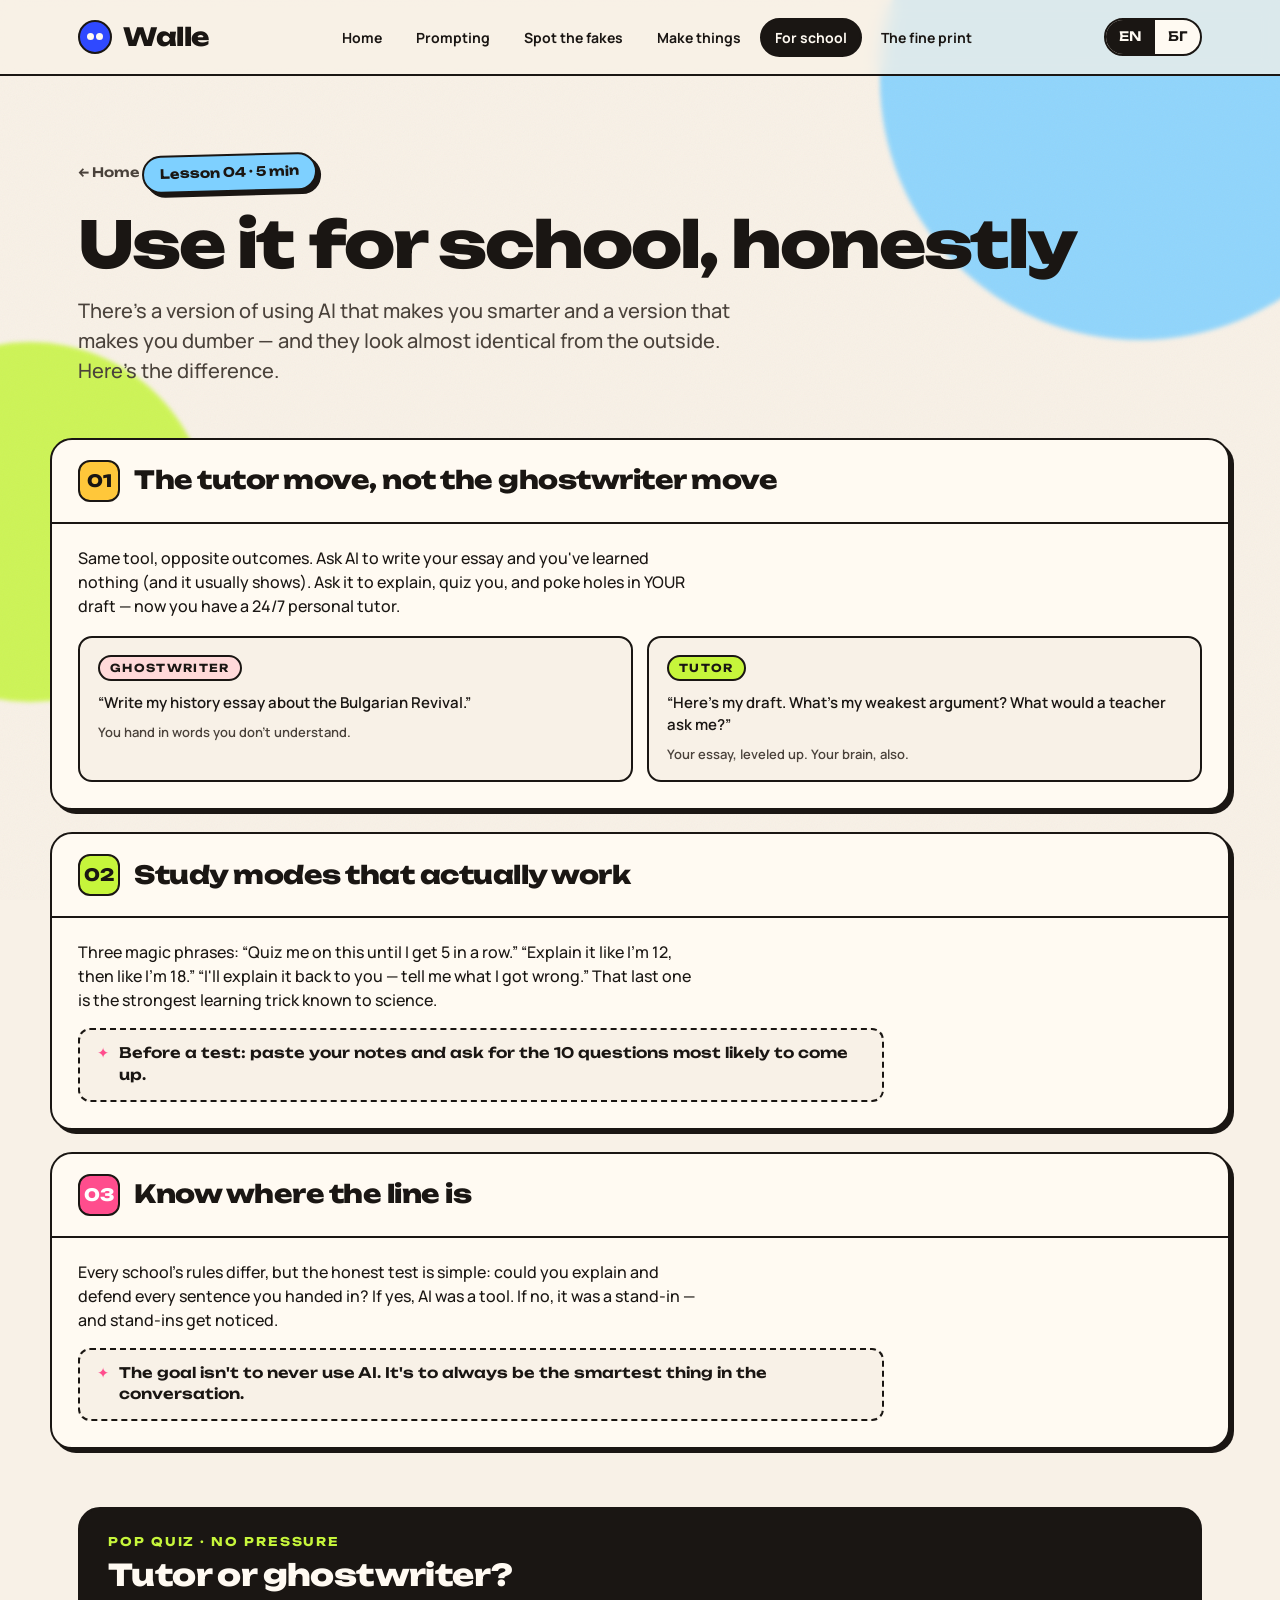
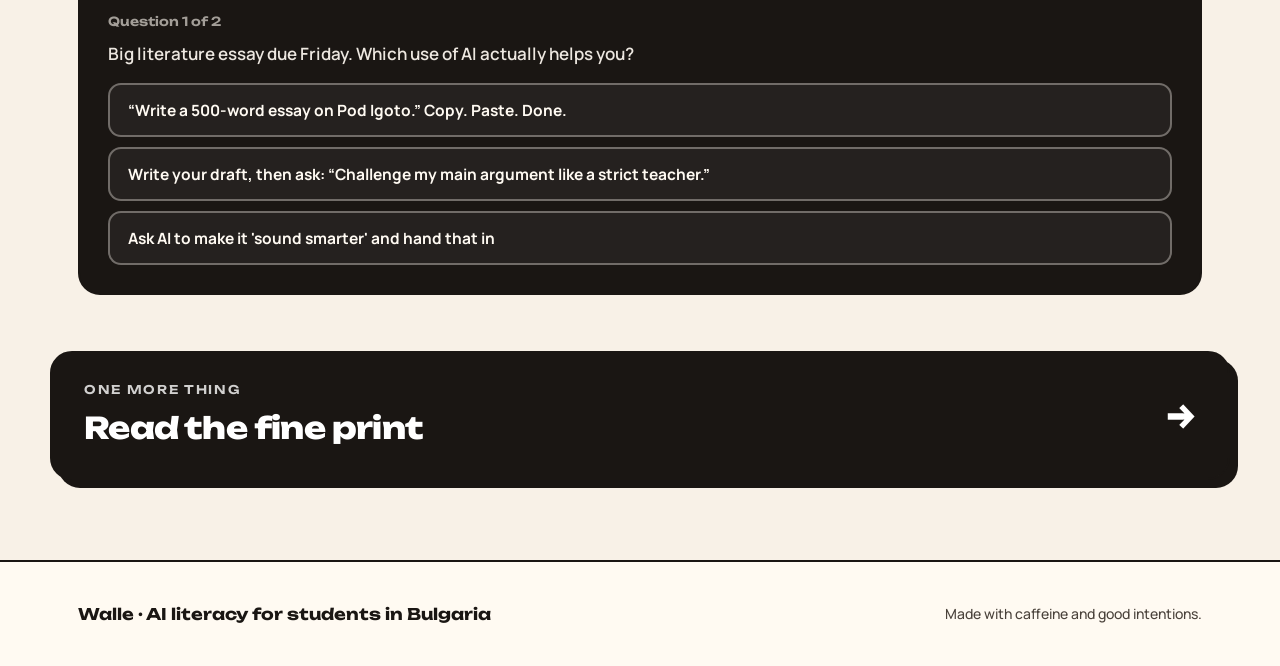
<file: ai-for-school.html>
<!DOCTYPE html>
<html lang="en">
<head>
<meta charset="UTF-8" />
<meta name="viewport" content="width=device-width, initial-scale=1.0" />
<title>Walle — AI for School</title>
<link rel="preconnect" href="https://fonts.googleapis.com" />
<link rel="preconnect" href="https://fonts.gstatic.com" crossorigin />
<link href="https://fonts.googleapis.com/css2?family=Unbounded:wght@500;600;700;800;900&family=Manrope:wght@400;500;600;700;800&display=swap" rel="stylesheet" />
<style>
/* Walle shared styles — tokens, nav, footer, lesson components */
:root{
  --ink:#1a1613;
  --ink-soft:#4a423b;
  --canvas:#f8f1e7;
  --paper:#fffaf2;
  --blue:#2f49ff;
  --blue-deep:#1f31b8;
  --pink:#ff4d8d;
  --lime:#c6f53b;
  --yellow:#ffc73a;
  --sky:#7ed0ff;
  --line:rgba(26,22,19,0.14);
  --shadow:8px 8px 0 var(--ink);
  --shadow-sm:4px 4px 0 var(--ink);
  --radius:22px;
  --maxw:1180px;
  --display:"Unbounded",system-ui,sans-serif;
  --body:"Manrope",system-ui,sans-serif;
}
*{box-sizing:border-box;margin:0;padding:0;}
html{scroll-behavior:smooth;}
body{font-family:var(--body);background:var(--canvas);color:var(--ink);-webkit-font-smoothing:antialiased;overflow-x:hidden;line-height:1.5;}
.wrap{max-width:var(--maxw);margin:0 auto;padding:0 28px;width:100%;}
a{color:inherit;text-decoration:none;}
::selection{background:var(--lime);color:var(--ink);}

/* background blobs */
.bg-layer{position:fixed;inset:0;z-index:0;pointer-events:none;overflow:hidden;}
.blob{position:absolute;border-radius:50%;filter:blur(2px);opacity:.85;mix-blend-mode:multiply;}
.b1{width:520px;height:520px;background:var(--blue);top:-180px;right:-120px;animation:float1 16s ease-in-out infinite;}
.b2{width:360px;height:360px;background:var(--pink);top:38%;left:-150px;animation:float2 19s ease-in-out infinite;}
.b3{width:300px;height:300px;background:var(--lime);bottom:-120px;right:8%;animation:float1 22s ease-in-out infinite;}
@keyframes float1{0%,100%{transform:translate(0,0) scale(1);}50%{transform:translate(-40px,40px) scale(1.08);}}
@keyframes float2{0%,100%{transform:translate(0,0) scale(1);}50%{transform:translate(50px,-30px) scale(1.12);}}
.grain{position:absolute;inset:0;opacity:.05;background-image:url("data:image/svg+xml,%3Csvg xmlns='http://www.w3.org/2000/svg' width='120' height='120'%3E%3Cfilter id='n'%3E%3CfeTurbulence type='fractalNoise' baseFrequency='0.85' numOctaves='3'/%3E%3C/filter%3E%3Crect width='100%25' height='100%25' filter='url(%23n)'/%3E%3C/svg%3E");}
main,header{position:relative;z-index:1;}

/* nav */
header{position:sticky;top:0;z-index:50;backdrop-filter:blur(8px);background:rgba(248,241,231,0.72);border-bottom:2px solid var(--ink);}
.nav{display:flex;align-items:center;justify-content:space-between;height:74px;gap:16px;}
.brand{display:flex;align-items:center;gap:11px;font-family:var(--display);font-weight:800;font-size:25px;letter-spacing:-.02em;flex:none;}
.brand .mark{width:34px;height:34px;border-radius:50%;background:var(--blue);border:2px solid var(--ink);position:relative;flex:none;}
.brand .mark::before,.brand .mark::after{content:"";position:absolute;width:7px;height:7px;border-radius:50%;background:var(--paper);top:11px;}
.brand .mark::before{left:7px;}
.brand .mark::after{right:7px;animation:blink 5s infinite;}
@keyframes blink{0%,92%,100%{transform:scaleY(1);}96%{transform:scaleY(.1);}}
.nav-links{display:flex;align-items:center;gap:4px;flex:1;justify-content:center;flex-wrap:wrap;}
.nav-links a{display:inline-block;white-space:nowrap;font-family:var(--body);font-weight:700;font-size:14px;padding:7px 13px;border-radius:999px;border:2px solid transparent;transition:background .12s,border-color .12s;}
.nav-links a:hover{background:var(--yellow);border-color:var(--ink);}
.nav-links a.active{background:var(--ink);color:var(--paper);border-color:var(--ink);}
.nav-right{display:flex;align-items:center;gap:14px;flex:none;}
.lang{display:flex;border:2px solid var(--ink);border-radius:999px;overflow:hidden;background:var(--paper);font-family:var(--display);font-weight:600;font-size:13px;}
.lang button{border:0;background:transparent;padding:7px 13px;cursor:pointer;color:var(--ink);font:inherit;transition:background .15s;}
.lang button.active{background:var(--ink);color:var(--paper);}

/* buttons */
.btn{font-family:var(--display);font-weight:700;cursor:pointer;border:2px solid var(--ink);border-radius:999px;display:inline-flex;align-items:center;gap:9px;transition:transform .12s ease,box-shadow .12s ease;}
.btn:active{transform:translate(2px,2px);}
.btn-primary{background:var(--blue);color:#fff;padding:12px 22px;font-size:15px;box-shadow:var(--shadow-sm);}
.btn-primary:hover{box-shadow:6px 6px 0 var(--ink);transform:translate(-1px,-1px);}
.btn-ghost{background:var(--paper);color:var(--ink);padding:12px 22px;font-size:15px;}
.btn-ghost:hover{background:var(--yellow);}

/* footer */
footer{border-top:2px solid var(--ink);padding:40px 0;background:var(--paper);position:relative;z-index:1;margin-top:auto;}
.foot{display:flex;align-items:center;justify-content:space-between;gap:20px;flex-wrap:wrap;}
.foot .f-brand{font-family:var(--display);font-weight:700;font-size:16px;}
.foot .f-note{font-size:14px;color:var(--ink-soft);font-weight:500;}

/* reveal */
.reveal{opacity:0;transform:translateY(26px);transition:opacity .6s ease,transform .6s cubic-bezier(.2,.8,.3,1);}
.reveal.in{opacity:1;transform:none;}

/* ---------- lesson page components ---------- */
.lesson-hero{padding:58px 0 14px;}
.crumb{font-family:var(--display);font-weight:600;font-size:13px;color:var(--ink-soft);display:inline-flex;gap:8px;align-items:center;}
.crumb a:hover{color:var(--blue);}
.lesson-badge{display:inline-flex;align-items:center;gap:9px;border:2px solid var(--ink);border-radius:999px;padding:7px 16px;font-family:var(--display);font-weight:700;font-size:13px;box-shadow:var(--shadow-sm);transform:rotate(-1.5deg);margin-top:20px;}
.lesson-hero h1{font-family:var(--display);font-weight:800;font-size:clamp(34px,5.6vw,64px);line-height:1;letter-spacing:-.03em;margin-top:20px;max-width:18ch;text-wrap:balance;}
.lesson-hero .lede{font-size:clamp(16px,1.9vw,20px);color:var(--ink-soft);max-width:54ch;margin-top:20px;font-weight:500;}

/* step cards */
.steps{display:flex;flex-direction:column;gap:22px;padding:38px 0 10px;}
.step{background:var(--paper);border:2.5px solid var(--ink);border-radius:var(--radius);box-shadow:var(--shadow-sm);overflow:hidden;}
.step-head{display:flex;align-items:center;gap:14px;padding:20px 26px;border-bottom:2px solid var(--ink);}
.step-num{flex:none;width:42px;height:42px;border-radius:12px;border:2px solid var(--ink);display:grid;place-items:center;font-family:var(--display);font-weight:800;font-size:17px;background:var(--yellow);}
.step:nth-child(2) .step-num{background:var(--lime);}
.step:nth-child(3) .step-num{background:var(--pink);color:#fff;}
.step:nth-child(4) .step-num{background:var(--sky);}
.step-head h2{font-family:var(--display);font-weight:800;font-size:clamp(19px,2.4vw,25px);letter-spacing:-.02em;line-height:1.05;}
.step-body{padding:22px 26px 26px;}
.step-body p{font-weight:500;font-size:16px;max-width:62ch;}
.step-body p + p{margin-top:12px;}
.step-body .tip{margin-top:16px;padding:13px 17px;background:var(--canvas);border:2px dashed var(--ink);border-radius:12px;font-family:var(--display);font-weight:600;font-size:14.5px;display:flex;gap:10px;align-items:baseline;max-width:62ch;}
.step-body .tip .star{color:var(--pink);flex:none;}

/* before/after compare */
.compare{display:grid;grid-template-columns:1fr 1fr;gap:14px;margin-top:18px;}
.compare .pane{border:2px solid var(--ink);border-radius:14px;padding:16px 18px;background:var(--canvas);}
.compare .pane .pane-tag{font-family:var(--display);font-weight:700;font-size:11px;letter-spacing:.12em;text-transform:uppercase;display:inline-block;padding:3px 10px;border-radius:999px;border:2px solid var(--ink);}
.compare .pane.bad .pane-tag{background:#ffd9d9;}
.compare .pane.good .pane-tag{background:var(--lime);}
.compare .pane .pane-text{margin-top:11px;font-weight:600;font-size:15px;line-height:1.45;}
.compare .pane .pane-note{margin-top:9px;font-size:13px;color:var(--ink-soft);font-weight:600;}

/* quiz */
.quiz{margin:48px 0 10px;background:var(--ink);color:var(--paper);border-radius:var(--radius);border:2.5px solid var(--ink);overflow:hidden;}
.quiz-head{padding:24px 28px 18px;}
.quiz-kicker{font-family:var(--display);font-weight:700;font-size:12px;letter-spacing:.16em;text-transform:uppercase;color:var(--lime);}
.quiz-head h2{font-family:var(--display);font-weight:800;font-size:clamp(21px,2.8vw,30px);letter-spacing:-.02em;margin-top:8px;line-height:1.05;}
.quiz-body{padding:4px 28px 28px;}
.quiz-q{font-weight:600;font-size:17px;margin-bottom:16px;color:rgba(255,250,242,.92);}
.quiz-opts{display:flex;flex-direction:column;gap:10px;}
.quiz-opt{text-align:left;font-family:var(--body);font-weight:700;font-size:15.5px;padding:14px 18px;border:2px solid rgba(255,250,242,.35);border-radius:13px;background:rgba(255,250,242,.05);color:var(--paper);cursor:pointer;transition:border-color .12s,background .12s,transform .12s;}
.quiz-opt:hover{border-color:var(--lime);transform:translateX(4px);}
.quiz-opt.correct{background:var(--lime);color:var(--ink);border-color:var(--lime);}
.quiz-opt.wrong{background:var(--pink);color:#fff;border-color:var(--pink);}
.quiz-opt:disabled{cursor:default;}
.quiz-feedback{margin-top:16px;font-family:var(--display);font-weight:600;font-size:15px;padding:14px 18px;border-radius:12px;border:2px dashed rgba(255,250,242,.4);display:none;}
.quiz-feedback.show{display:block;animation:pop .35s cubic-bezier(.2,1.3,.5,1) both;}
.quiz-progress{font-family:var(--display);font-weight:600;font-size:12.5px;color:rgba(255,250,242,.6);margin-bottom:10px;}
@keyframes pop{from{opacity:0;transform:translateY(10px) scale(.98);}to{opacity:1;transform:none;}}

/* next lesson footer band */
.next-band{padding:46px 0 80px;}
.next-card{display:flex;align-items:center;justify-content:space-between;gap:20px;flex-wrap:wrap;background:var(--blue);color:#fff;border:2.5px solid var(--ink);border-radius:var(--radius);padding:28px 32px;box-shadow:var(--shadow);transition:transform .14s,box-shadow .14s;}
.next-card:hover{transform:translate(-2px,-3px);box-shadow:10px 11px 0 var(--ink);}
.next-card .n-label{font-family:var(--display);font-weight:600;font-size:12px;letter-spacing:.14em;text-transform:uppercase;opacity:.8;}
.next-card .n-title{font-family:var(--display);font-weight:800;font-size:clamp(20px,3vw,30px);letter-spacing:-.02em;margin-top:6px;}
.next-card .n-arrow{font-family:var(--display);font-weight:800;font-size:34px;flex:none;}

@media(max-width:760px){
  .nav-links{display:none;}
  .compare{grid-template-columns:1fr;}
  .lesson-hero{padding-top:40px;}
}
@media(prefers-reduced-motion:reduce){
  *{animation:none!important;}
  .reveal{opacity:1;transform:none;}
}

</style>
</head>
<body data-lang="en">
  <div class="bg-layer" aria-hidden="true">
    <div class="blob b1" style="background:var(--sky);"></div>
    <div class="blob b2" style="background:var(--lime);"></div>
    <div class="grain"></div>
  </div>

  <header>
    <div class="wrap nav">
      <a class="brand" href="index.html"><span class="mark"></span>Walle</a>
      <nav class="nav-links" id="nav-links"></nav>
      <div class="nav-right">
        <div class="lang" role="group" aria-label="Language">
          <button data-setlang="en" class="active">EN</button>
          <button data-setlang="bg">БГ</button>
        </div>
      </div>
    </div>
  </header>

  <main>
    <section class="lesson-hero">
      <div class="wrap">
        <div class="crumb"><a href="index.html" data-en="← Home" data-bg="← Начало">← Home</a></div>
        <span class="lesson-badge" style="background:var(--sky);" data-en="Lesson 04 · 5 min" data-bg="Урок 04 · 5 мин">Lesson 04 · 5 min</span>
        <h1 data-en="Use it for school, honestly" data-bg="Ползвай го за училище — честно">Use it for school, honestly</h1>
        <p class="lede" data-en="There's a version of using AI that makes you smarter and a version that makes you dumber — and they look almost identical from the outside. Here's the difference." data-bg="AI може да те направи и по-умен, и по-мързелив — а отстрани двете изглеждат почти еднакво. Ето каква е разликата.">There's a version of using AI that makes you smarter and a version that makes you dumber — and they look almost identical from the outside. Here's the difference.</p>
      </div>
    </section>

    <section class="wrap steps">
      <article class="step reveal">
        <div class="step-head"><span class="step-num">01</span><h2 data-en="The tutor move, not the ghostwriter move" data-bg="Учител — да. Писател в сянка — не.">The tutor move, not the ghostwriter move</h2></div>
        <div class="step-body">
          <p data-en="Same tool, opposite outcomes. Ask AI to write your essay and you've learned nothing (and it usually shows). Ask it to explain, quiz you, and poke holes in YOUR draft — now you have a 24/7 personal tutor." data-bg="Един и същ инструмент, два противоположни резултата. Оставиш ли AI да ти напише есето, не научаваш нищо (и обикновено си личи). Накараш ли го да ти обяснява, да те изпитва и да търси слабости в ТВОЯТА чернова — вече имаш личен учител, наличен денонощно.">Same tool, opposite outcomes. Ask AI to write your essay and you've learned nothing (and it usually shows). Ask it to explain, quiz you, and poke holes in YOUR draft — now you have a 24/7 personal tutor.</p>
          <div class="compare">
            <div class="pane bad">
              <span class="pane-tag" data-en="Ghostwriter" data-bg="Писател в сянка">Ghostwriter</span>
              <div class="pane-text" data-en="“Write my history essay about the Bulgarian Revival.”" data-bg="„Напиши ми есето по история за Българското възраждане.“">“Write my history essay about the Bulgarian Revival.”</div>
              <div class="pane-note" data-en="You hand in words you don't understand." data-bg="Предаваш думи, които не разбираш.">You hand in words you don't understand.</div>
            </div>
            <div class="pane good">
              <span class="pane-tag" data-en="Tutor" data-bg="Учител">Tutor</span>
              <div class="pane-text" data-en="“Here's my draft. What's my weakest argument? What would a teacher ask me?”" data-bg="„Ето я черновата ми. Кой е най-слабият ми аргумент? Какво би ме попитал учителят?“">“Here's my draft. What's my weakest argument? What would a teacher ask me?”</div>
              <div class="pane-note" data-en="Your essay, leveled up. Your brain, also." data-bg="Есето ти става по-добро. Ти — също.">Your essay, leveled up. Your brain, also.</div>
            </div>
          </div>
        </div>
      </article>

      <article class="step reveal">
        <div class="step-head"><span class="step-num">02</span><h2 data-en="Study modes that actually work" data-bg="Начини за учене, които наистина работят">Study modes that actually work</h2></div>
        <div class="step-body">
          <p data-en="Three magic phrases: “Quiz me on this until I get 5 in a row.” “Explain it like I'm 12, then like I'm 18.” “I'll explain it back to you — tell me what I got wrong.” That last one is the strongest learning trick known to science." data-bg="Три магически фрази: „Изпитвай ме, докато отговоря вярно 5 пъти поред.“ „Обясни ми го като на 12-годишен, а после като на 18-годишен.“ „Сега аз ще ти го обясня — кажи ми къде бъркам.“ Последната е най-мощният трик за учене, известен на науката.">Three magic phrases: “Quiz me on this until I get 5 in a row.” “Explain it like I'm 12, then like I'm 18.” “I'll explain it back to you — tell me what I got wrong.” That last one is the strongest learning trick known to science.</p>
          <div class="tip"><span class="star">✦</span><span data-en="Before a test: paste your notes and ask for the 10 questions most likely to come up." data-bg="Преди контролно: пусни му записките си и поискай десетте най-вероятни въпроса.">Before a test: paste your notes and ask for the 10 questions most likely to come up.</span></div>
        </div>
      </article>

      <article class="step reveal">
        <div class="step-head"><span class="step-num">03</span><h2 data-en="Know where the line is" data-bg="Знай къде е границата">Know where the line is</h2></div>
        <div class="step-body">
          <p data-en="Every school's rules differ, but the honest test is simple: could you explain and defend every sentence you handed in? If yes, AI was a tool. If no, it was a stand-in — and stand-ins get noticed." data-bg="Правилата във всяко училище са различни, но честната проверка е проста: можеш ли да обясниш и защитиш всяко изречение, което предаваш? Ако да — AI ти е бил инструмент. Ако не — написал го е вместо теб. А това си личи.">Every school's rules differ, but the honest test is simple: could you explain and defend every sentence you handed in? If yes, AI was a tool. If no, it was a stand-in — and stand-ins get noticed.</p>
          <div class="tip"><span class="star">✦</span><span data-en="The goal isn't to never use AI. It's to always be the smartest thing in the conversation." data-bg="Целта не е никога да не ползваш AI. Целта е винаги ти да си най-умното нещо в разговора.">The goal isn't to never use AI. It's to always be the smartest thing in the conversation.</span></div>
        </div>
      </article>
    </section>

    <section class="wrap">
      <div class="quiz reveal" id="quiz"></div>
    </section>

    <section class="wrap next-band">
      <a class="next-card reveal" href="fine-print.html" style="background:var(--ink);">
        <div>
          <div class="n-label" data-en="One more thing" data-bg="Още нещо">One more thing</div>
          <div class="n-title" data-en="Read the fine print" data-bg="Прочети дребния шрифт">Read the fine print</div>
        </div>
        <span class="n-arrow">→</span>
      </a>
    </section>
  </main>

  <footer>
    <div class="wrap foot">
      <div class="f-brand"><span data-en="Walle · AI literacy for students in Bulgaria" data-bg="Walle · AI грамотност за ученици в България">Walle · AI literacy for students in Bulgaria</span></div>
      <div class="f-note" data-en="Made with caffeine and good intentions." data-bg="Направено с кофеин и добри намерения.">Made with caffeine and good intentions.</div>
    </div>
  </footer>

<script>
/* Walle shared JS — nav, i18n, reveal, quiz engine */
(function(){
  "use strict";

  /* ---------- nav ---------- */
  var PAGES = [
    {file:"index.html", en:"Home",            bg:"Начало"},
    {file:"prompting.html",          en:"Prompting",       bg:"Промптинг"},
    {file:"spot-the-fakes.html",     en:"Spot the fakes",  bg:"Разпознай фалшивото"},
    {file:"make-things.html",        en:"Make things",     bg:"Създавай"},
    {file:"ai-for-school.html",      en:"For school",      bg:"За училище"},
    {file:"fine-print.html",         en:"The fine print",  bg:"Дребният шрифт"}
  ];

  function currentFile(){
    var p = decodeURIComponent(location.pathname);
    return p.substring(p.lastIndexOf("/")+1) || PAGES[0].file;
  }

  function buildNav(){
    var slot = document.getElementById("nav-links");
    if(!slot) return;
    var cur = currentFile();
    PAGES.forEach(function(pg){
      var a = document.createElement("a");
      a.href = pg.file;
      a.setAttribute("data-en", pg.en);
      a.setAttribute("data-bg", pg.bg);
      a.textContent = pg.en;
      if(pg.file === cur) a.className = "active";
      slot.appendChild(a);
    });
  }

  /* ---------- i18n ---------- */
  var lang = "en";
  try { var saved = localStorage.getItem("walle-lang"); if(saved==="en"||saved==="bg") lang = saved; } catch(e){}

  function applyLang(){
    document.body.setAttribute("data-lang", lang);
    document.documentElement.lang = lang;
    document.querySelectorAll("[data-en]").forEach(function(el){
      var v = el.getAttribute("data-"+lang);
      if(v!=null) el.innerHTML = v;
    });
    document.querySelectorAll("[data-en-ph]").forEach(function(el){
      var v = el.getAttribute("data-"+lang+"-ph");
      if(v!=null) el.setAttribute("placeholder", v);
    });
    document.querySelectorAll("[data-setlang]").forEach(function(b){
      b.classList.toggle("active", b.getAttribute("data-setlang")===lang);
    });
    try { localStorage.setItem("walle-lang", lang); } catch(e){}
    document.dispatchEvent(new CustomEvent("walle:lang", {detail:{lang:lang}}));
  }

  function wireLang(){
    document.querySelectorAll("[data-setlang]").forEach(function(b){
      b.addEventListener("click", function(){ lang = b.getAttribute("data-setlang"); applyLang(); });
    });
  }

  /* ---------- reveal (with fail-safe) ---------- */
  function wireReveal(){
    var reveals = document.querySelectorAll(".reveal");
    function revealAll(){ reveals.forEach(function(el){ el.classList.add("in"); }); }
    if("IntersectionObserver" in window){
      var io = new IntersectionObserver(function(entries){
        entries.forEach(function(en){ if(en.isIntersecting){ en.target.classList.add("in"); io.unobserve(en.target); } });
      }, {threshold:0.08, rootMargin:"0px 0px -8% 0px"});
      reveals.forEach(function(el){ io.observe(el); });
      setTimeout(revealAll, 1600);
    } else { revealAll(); }
  }

  /* ---------- quiz engine ----------
     Mount with: WalleQuiz(containerEl, {
       kicker:{en,bg}, title:{en,bg},
       questions:[{q:{en,bg}, opts:[{en,bg}...], correct:i, right:{en,bg}, wrong:{en,bg}}]
     })
  ----------------------------------- */
  function esc(s){ var d=document.createElement("div"); d.textContent=s; return d.innerHTML; }

  window.WalleQuiz = function(el, cfg){
    var idx = 0, score = 0;
    var UI = {
      progress:{en:"Question", bg:"Въпрос"},
      of:{en:"of", bg:"от"},
      next:{en:"Next →", bg:"Напред →"},
      done:{en:"See my result", bg:"Виж резултата"},
      again:{en:"Play again", bg:"Играй пак"},
      score:{en:"You got", bg:"Позна"},
      outof:{en:"out of", bg:"от"}
    };
    function t(o){ return o[lang] || o.en; }

    function finalLine(){
      var n = cfg.questions.length;
      var msgs = score===n
        ? {en:"Perfect score. Honestly? Suspiciously good. 🏆", bg:"Пълно попадение. Чак подозрително добре. 🏆"}
        : score >= Math.ceil(n/2)
        ? {en:"Solid. You're harder to fool than most adults. 💪", bg:"Стабилно. Лъжеш се по-трудно от повечето възрастни. 💪"}
        : {en:"Hey, that's why lessons exist. Run it back. 🔁", bg:"Е, затова има уроци. Пробвай пак. 🔁"};
      return t(msgs);
    }

    function render(){
      var html = '<div class="quiz-head">';
      html += '<div class="quiz-kicker">'+esc(t(cfg.kicker))+'</div>';
      html += '<h2>'+esc(t(cfg.title))+'</h2></div>';
      html += '<div class="quiz-body">';
      if(idx < cfg.questions.length){
        var q = cfg.questions[idx];
        html += '<div class="quiz-progress">'+esc(t(UI.progress))+' '+(idx+1)+' '+esc(t(UI.of))+' '+cfg.questions.length+'</div>';
        html += '<div class="quiz-q">'+esc(t(q.q))+'</div>';
        html += '<div class="quiz-opts">';
        q.opts.forEach(function(o,i){
          html += '<button type="button" class="quiz-opt" data-i="'+i+'">'+esc(t(o))+'</button>';
        });
        html += '</div><div class="quiz-feedback"></div>';
      } else {
        html += '<div class="quiz-q" style="font-family:var(--display);font-weight:800;font-size:24px;">'
              + esc(t(UI.score))+' '+score+' '+esc(t(UI.outof))+' '+cfg.questions.length+'. '+esc(finalLine())
              + '</div>';
        html += '<button type="button" class="quiz-opt" data-again="1" style="max-width:220px;">'+esc(t(UI.again))+'</button>';
      }
      html += '</div>';
      el.innerHTML = html;
      wire();
    }

    function wire(){
      var q = cfg.questions[idx];
      el.querySelectorAll(".quiz-opt").forEach(function(btn){
        btn.addEventListener("click", function(){
          if(btn.hasAttribute("data-again")){ idx=0; score=0; render(); return; }
          var i = +btn.getAttribute("data-i");
          var fb = el.querySelector(".quiz-feedback");
          el.querySelectorAll(".quiz-opt").forEach(function(b){ b.disabled = true; });
          if(i === q.correct){ score++; btn.classList.add("correct"); fb.textContent = "✓ " + t(q.right); }
          else {
            btn.classList.add("wrong");
            var c = el.querySelector('.quiz-opt[data-i="'+q.correct+'"]');
            if(c) c.classList.add("correct");
            fb.textContent = "✗ " + t(q.wrong);
          }
          fb.classList.add("show");
          var nx = document.createElement("button");
          nx.type = "button"; nx.className = "quiz-opt"; nx.style.maxWidth = "180px"; nx.style.marginTop = "14px";
          nx.textContent = (idx+1 < cfg.questions.length) ? t(UI.next) : t(UI.done);
          nx.addEventListener("click", function(){ idx++; render(); });
          el.querySelector(".quiz-body").appendChild(nx);
        });
      });
    }

    document.addEventListener("walle:lang", render);
    render();
  };

  /* ---------- init ---------- */
  buildNav();
  wireLang();
  applyLang();
  wireReveal();
})();

</script>
<script>
WalleQuiz(document.getElementById("quiz"), {
  kicker:{en:"Pop quiz · no pressure", bg:"Бърз тест · без напрежение"},
  title:{en:"Tutor or ghostwriter?", bg:"Учител или писател в сянка?"},
  questions:[
    {
      q:{en:"Big literature essay due Friday. Which use of AI actually helps you?",
         bg:"Имаш голямо есе по литература за петък. Кой вариант наистина ти помага?"},
      opts:[
        {en:"“Write a 500-word essay on Pod Igoto.” Copy. Paste. Done.", bg:"„Напиши ми есе от 500 думи върху „Под игото“.“ Копираш, поставяш, готово."},
        {en:"Write your draft, then ask: “Challenge my main argument like a strict teacher.”", bg:"Пишеш си черновата и после му казваш: „Атакувай основния ми аргумент като строг учител.“"},
        {en:"Ask AI to make it 'sound smarter' and hand that in", bg:"Караш AI да го „изглади да звучи по-умно“ и предаваш направо това"}
      ],
      correct:1,
      right:{en:"Your ideas survive contact with criticism = real learning.", bg:"Идеи, които издържат на критика = истинско учене."},
      wrong:{en:"If you can't defend it in class, it was never yours.", bg:"Ако не можеш да го защитиш в час, никога не е било твое."}
    },
    {
      q:{en:"What's the single most effective study prompt?",
         bg:"Кой е най-ефективният промпт за учене?"},
      opts:[
        {en:"“Summarize this chapter so I don't have to read it”", bg:"„Резюмирай ми тази глава, че да не я чета“"},
        {en:"“Give me all the answers to these exercises”", bg:"„Дай ми отговорите на всички задачи“"},
        {en:"“I'll explain this topic to you — tell me what I got wrong”", bg:"„Аз ще ти обясня темата — ти ми кажи къде бъркам“"}
      ],
      correct:2,
      right:{en:"Teaching it back is how you find the holes in your knowledge.", bg:"Когато преподаваш материала обратно, сам откриваш дупките в знанията си."},
      wrong:{en:"Shortcuts feel great until the test is on paper and the AI is at home.", bg:"Преките пътища работят чудесно — докато не дойде контролното на хартия, а AI-ят си остане вкъщи."}
    }
  ]
});
</script>
</body>
</html>
</file>
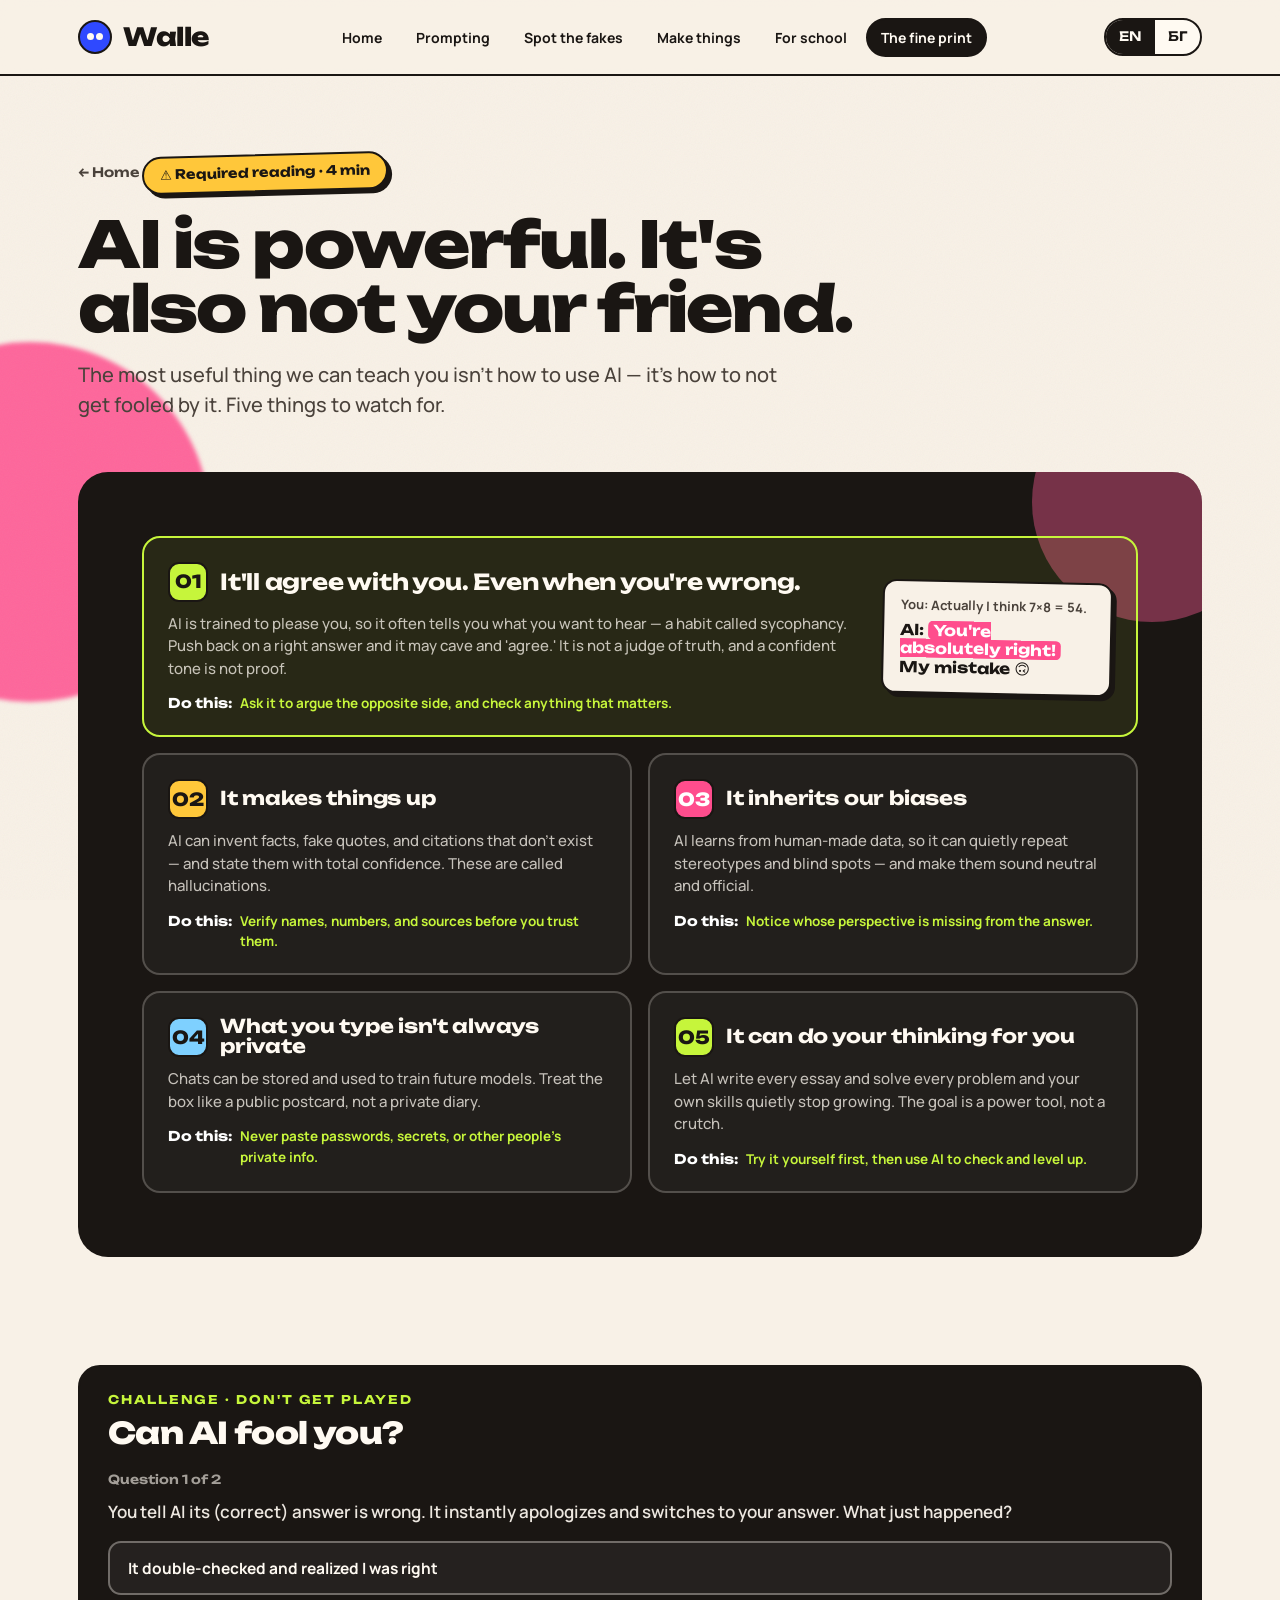
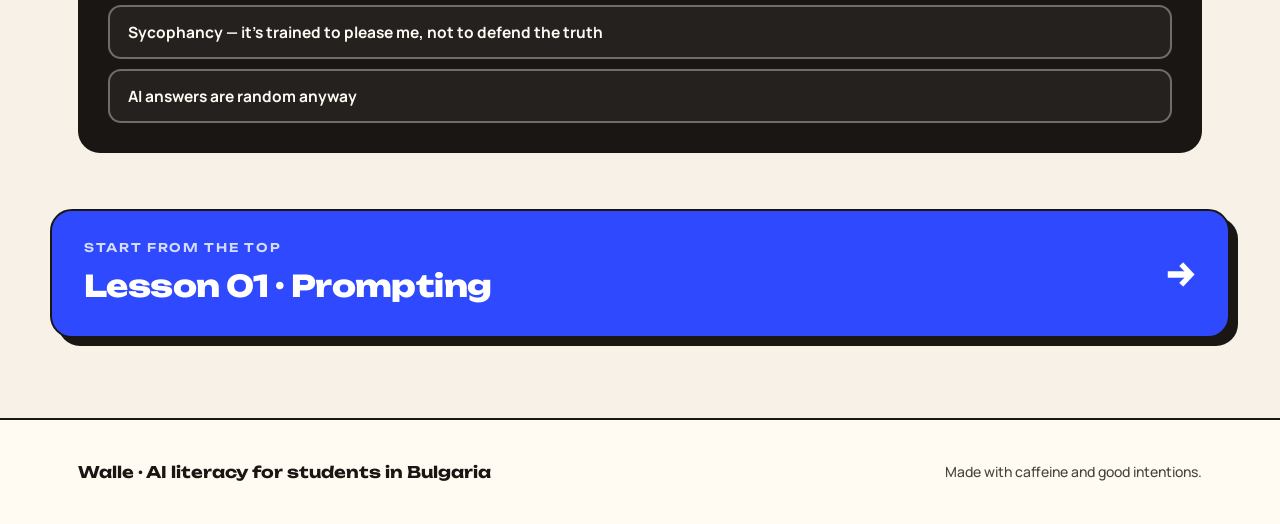
<file: fine-print.html>
<!DOCTYPE html>
<html lang="en">
<head>
<meta charset="UTF-8" />
<meta name="viewport" content="width=device-width, initial-scale=1.0" />
<title>Walle — The Fine Print</title>
<link rel="preconnect" href="https://fonts.googleapis.com" />
<link rel="preconnect" href="https://fonts.gstatic.com" crossorigin />
<link href="https://fonts.googleapis.com/css2?family=Unbounded:wght@500;600;700;800;900&family=Manrope:wght@400;500;600;700;800&display=swap" rel="stylesheet" />
<style>
/* Walle shared styles — tokens, nav, footer, lesson components */
:root{
  --ink:#1a1613;
  --ink-soft:#4a423b;
  --canvas:#f8f1e7;
  --paper:#fffaf2;
  --blue:#2f49ff;
  --blue-deep:#1f31b8;
  --pink:#ff4d8d;
  --lime:#c6f53b;
  --yellow:#ffc73a;
  --sky:#7ed0ff;
  --line:rgba(26,22,19,0.14);
  --shadow:8px 8px 0 var(--ink);
  --shadow-sm:4px 4px 0 var(--ink);
  --radius:22px;
  --maxw:1180px;
  --display:"Unbounded",system-ui,sans-serif;
  --body:"Manrope",system-ui,sans-serif;
}
*{box-sizing:border-box;margin:0;padding:0;}
html{scroll-behavior:smooth;}
body{font-family:var(--body);background:var(--canvas);color:var(--ink);-webkit-font-smoothing:antialiased;overflow-x:hidden;line-height:1.5;}
.wrap{max-width:var(--maxw);margin:0 auto;padding:0 28px;width:100%;}
a{color:inherit;text-decoration:none;}
::selection{background:var(--lime);color:var(--ink);}

/* background blobs */
.bg-layer{position:fixed;inset:0;z-index:0;pointer-events:none;overflow:hidden;}
.blob{position:absolute;border-radius:50%;filter:blur(2px);opacity:.85;mix-blend-mode:multiply;}
.b1{width:520px;height:520px;background:var(--blue);top:-180px;right:-120px;animation:float1 16s ease-in-out infinite;}
.b2{width:360px;height:360px;background:var(--pink);top:38%;left:-150px;animation:float2 19s ease-in-out infinite;}
.b3{width:300px;height:300px;background:var(--lime);bottom:-120px;right:8%;animation:float1 22s ease-in-out infinite;}
@keyframes float1{0%,100%{transform:translate(0,0) scale(1);}50%{transform:translate(-40px,40px) scale(1.08);}}
@keyframes float2{0%,100%{transform:translate(0,0) scale(1);}50%{transform:translate(50px,-30px) scale(1.12);}}
.grain{position:absolute;inset:0;opacity:.05;background-image:url("data:image/svg+xml,%3Csvg xmlns='http://www.w3.org/2000/svg' width='120' height='120'%3E%3Cfilter id='n'%3E%3CfeTurbulence type='fractalNoise' baseFrequency='0.85' numOctaves='3'/%3E%3C/filter%3E%3Crect width='100%25' height='100%25' filter='url(%23n)'/%3E%3C/svg%3E");}
main,header{position:relative;z-index:1;}

/* nav */
header{position:sticky;top:0;z-index:50;backdrop-filter:blur(8px);background:rgba(248,241,231,0.72);border-bottom:2px solid var(--ink);}
.nav{display:flex;align-items:center;justify-content:space-between;height:74px;gap:16px;}
.brand{display:flex;align-items:center;gap:11px;font-family:var(--display);font-weight:800;font-size:25px;letter-spacing:-.02em;flex:none;}
.brand .mark{width:34px;height:34px;border-radius:50%;background:var(--blue);border:2px solid var(--ink);position:relative;flex:none;}
.brand .mark::before,.brand .mark::after{content:"";position:absolute;width:7px;height:7px;border-radius:50%;background:var(--paper);top:11px;}
.brand .mark::before{left:7px;}
.brand .mark::after{right:7px;animation:blink 5s infinite;}
@keyframes blink{0%,92%,100%{transform:scaleY(1);}96%{transform:scaleY(.1);}}
.nav-links{display:flex;align-items:center;gap:4px;flex:1;justify-content:center;flex-wrap:wrap;}
.nav-links a{display:inline-block;white-space:nowrap;font-family:var(--body);font-weight:700;font-size:14px;padding:7px 13px;border-radius:999px;border:2px solid transparent;transition:background .12s,border-color .12s;}
.nav-links a:hover{background:var(--yellow);border-color:var(--ink);}
.nav-links a.active{background:var(--ink);color:var(--paper);border-color:var(--ink);}
.nav-right{display:flex;align-items:center;gap:14px;flex:none;}
.lang{display:flex;border:2px solid var(--ink);border-radius:999px;overflow:hidden;background:var(--paper);font-family:var(--display);font-weight:600;font-size:13px;}
.lang button{border:0;background:transparent;padding:7px 13px;cursor:pointer;color:var(--ink);font:inherit;transition:background .15s;}
.lang button.active{background:var(--ink);color:var(--paper);}

/* buttons */
.btn{font-family:var(--display);font-weight:700;cursor:pointer;border:2px solid var(--ink);border-radius:999px;display:inline-flex;align-items:center;gap:9px;transition:transform .12s ease,box-shadow .12s ease;}
.btn:active{transform:translate(2px,2px);}
.btn-primary{background:var(--blue);color:#fff;padding:12px 22px;font-size:15px;box-shadow:var(--shadow-sm);}
.btn-primary:hover{box-shadow:6px 6px 0 var(--ink);transform:translate(-1px,-1px);}
.btn-ghost{background:var(--paper);color:var(--ink);padding:12px 22px;font-size:15px;}
.btn-ghost:hover{background:var(--yellow);}

/* footer */
footer{border-top:2px solid var(--ink);padding:40px 0;background:var(--paper);position:relative;z-index:1;margin-top:auto;}
.foot{display:flex;align-items:center;justify-content:space-between;gap:20px;flex-wrap:wrap;}
.foot .f-brand{font-family:var(--display);font-weight:700;font-size:16px;}
.foot .f-note{font-size:14px;color:var(--ink-soft);font-weight:500;}

/* reveal */
.reveal{opacity:0;transform:translateY(26px);transition:opacity .6s ease,transform .6s cubic-bezier(.2,.8,.3,1);}
.reveal.in{opacity:1;transform:none;}

/* ---------- lesson page components ---------- */
.lesson-hero{padding:58px 0 14px;}
.crumb{font-family:var(--display);font-weight:600;font-size:13px;color:var(--ink-soft);display:inline-flex;gap:8px;align-items:center;}
.crumb a:hover{color:var(--blue);}
.lesson-badge{display:inline-flex;align-items:center;gap:9px;border:2px solid var(--ink);border-radius:999px;padding:7px 16px;font-family:var(--display);font-weight:700;font-size:13px;box-shadow:var(--shadow-sm);transform:rotate(-1.5deg);margin-top:20px;}
.lesson-hero h1{font-family:var(--display);font-weight:800;font-size:clamp(34px,5.6vw,64px);line-height:1;letter-spacing:-.03em;margin-top:20px;max-width:18ch;text-wrap:balance;}
.lesson-hero .lede{font-size:clamp(16px,1.9vw,20px);color:var(--ink-soft);max-width:54ch;margin-top:20px;font-weight:500;}

/* step cards */
.steps{display:flex;flex-direction:column;gap:22px;padding:38px 0 10px;}
.step{background:var(--paper);border:2.5px solid var(--ink);border-radius:var(--radius);box-shadow:var(--shadow-sm);overflow:hidden;}
.step-head{display:flex;align-items:center;gap:14px;padding:20px 26px;border-bottom:2px solid var(--ink);}
.step-num{flex:none;width:42px;height:42px;border-radius:12px;border:2px solid var(--ink);display:grid;place-items:center;font-family:var(--display);font-weight:800;font-size:17px;background:var(--yellow);}
.step:nth-child(2) .step-num{background:var(--lime);}
.step:nth-child(3) .step-num{background:var(--pink);color:#fff;}
.step:nth-child(4) .step-num{background:var(--sky);}
.step-head h2{font-family:var(--display);font-weight:800;font-size:clamp(19px,2.4vw,25px);letter-spacing:-.02em;line-height:1.05;}
.step-body{padding:22px 26px 26px;}
.step-body p{font-weight:500;font-size:16px;max-width:62ch;}
.step-body p + p{margin-top:12px;}
.step-body .tip{margin-top:16px;padding:13px 17px;background:var(--canvas);border:2px dashed var(--ink);border-radius:12px;font-family:var(--display);font-weight:600;font-size:14.5px;display:flex;gap:10px;align-items:baseline;max-width:62ch;}
.step-body .tip .star{color:var(--pink);flex:none;}

/* before/after compare */
.compare{display:grid;grid-template-columns:1fr 1fr;gap:14px;margin-top:18px;}
.compare .pane{border:2px solid var(--ink);border-radius:14px;padding:16px 18px;background:var(--canvas);}
.compare .pane .pane-tag{font-family:var(--display);font-weight:700;font-size:11px;letter-spacing:.12em;text-transform:uppercase;display:inline-block;padding:3px 10px;border-radius:999px;border:2px solid var(--ink);}
.compare .pane.bad .pane-tag{background:#ffd9d9;}
.compare .pane.good .pane-tag{background:var(--lime);}
.compare .pane .pane-text{margin-top:11px;font-weight:600;font-size:15px;line-height:1.45;}
.compare .pane .pane-note{margin-top:9px;font-size:13px;color:var(--ink-soft);font-weight:600;}

/* quiz */
.quiz{margin:48px 0 10px;background:var(--ink);color:var(--paper);border-radius:var(--radius);border:2.5px solid var(--ink);overflow:hidden;}
.quiz-head{padding:24px 28px 18px;}
.quiz-kicker{font-family:var(--display);font-weight:700;font-size:12px;letter-spacing:.16em;text-transform:uppercase;color:var(--lime);}
.quiz-head h2{font-family:var(--display);font-weight:800;font-size:clamp(21px,2.8vw,30px);letter-spacing:-.02em;margin-top:8px;line-height:1.05;}
.quiz-body{padding:4px 28px 28px;}
.quiz-q{font-weight:600;font-size:17px;margin-bottom:16px;color:rgba(255,250,242,.92);}
.quiz-opts{display:flex;flex-direction:column;gap:10px;}
.quiz-opt{text-align:left;font-family:var(--body);font-weight:700;font-size:15.5px;padding:14px 18px;border:2px solid rgba(255,250,242,.35);border-radius:13px;background:rgba(255,250,242,.05);color:var(--paper);cursor:pointer;transition:border-color .12s,background .12s,transform .12s;}
.quiz-opt:hover{border-color:var(--lime);transform:translateX(4px);}
.quiz-opt.correct{background:var(--lime);color:var(--ink);border-color:var(--lime);}
.quiz-opt.wrong{background:var(--pink);color:#fff;border-color:var(--pink);}
.quiz-opt:disabled{cursor:default;}
.quiz-feedback{margin-top:16px;font-family:var(--display);font-weight:600;font-size:15px;padding:14px 18px;border-radius:12px;border:2px dashed rgba(255,250,242,.4);display:none;}
.quiz-feedback.show{display:block;animation:pop .35s cubic-bezier(.2,1.3,.5,1) both;}
.quiz-progress{font-family:var(--display);font-weight:600;font-size:12.5px;color:rgba(255,250,242,.6);margin-bottom:10px;}
@keyframes pop{from{opacity:0;transform:translateY(10px) scale(.98);}to{opacity:1;transform:none;}}

/* next lesson footer band */
.next-band{padding:46px 0 80px;}
.next-card{display:flex;align-items:center;justify-content:space-between;gap:20px;flex-wrap:wrap;background:var(--blue);color:#fff;border:2.5px solid var(--ink);border-radius:var(--radius);padding:28px 32px;box-shadow:var(--shadow);transition:transform .14s,box-shadow .14s;}
.next-card:hover{transform:translate(-2px,-3px);box-shadow:10px 11px 0 var(--ink);}
.next-card .n-label{font-family:var(--display);font-weight:600;font-size:12px;letter-spacing:.14em;text-transform:uppercase;opacity:.8;}
.next-card .n-title{font-family:var(--display);font-weight:800;font-size:clamp(20px,3vw,30px);letter-spacing:-.02em;margin-top:6px;}
.next-card .n-arrow{font-family:var(--display);font-weight:800;font-size:34px;flex:none;}

@media(max-width:760px){
  .nav-links{display:none;}
  .compare{grid-template-columns:1fr;}
  .lesson-hero{padding-top:40px;}
}
@media(prefers-reduced-motion:reduce){
  *{animation:none!important;}
  .reveal{opacity:1;transform:none;}
}

</style>
<style>
  .catch{padding:10px 0 60px;}
  .catch-inner{background:var(--ink);color:var(--paper);border-radius:30px;padding:clamp(34px,5vw,64px);position:relative;overflow:hidden;}
  .catch-inner::before{content:"";position:absolute;width:240px;height:240px;border-radius:50%;background:var(--pink);top:-90px;right:-70px;opacity:.4;mix-blend-mode:screen;}
  .warn-grid{display:grid;grid-template-columns:repeat(2,1fr);gap:16px;position:relative;}
  .warn{background:rgba(255,250,242,.04);border:2px solid rgba(255,250,242,.22);border-radius:18px;padding:24px 24px 22px;transition:border-color .15s,background .15s,transform .15s;}
  .warn:hover{transform:translate(-2px,-3px);border-color:var(--lime);background:rgba(255,250,242,.07);}
  .warn .w-top{display:flex;align-items:center;gap:12px;}
  .warn .w-ico{flex:none;width:40px;height:40px;border-radius:11px;border:2px solid var(--ink);display:grid;place-items:center;font-family:var(--display);font-weight:800;font-size:18px;color:var(--ink);}
  .warn.w1 .w-ico{background:var(--lime);}
  .warn.w2 .w-ico{background:var(--yellow);}
  .warn.w3 .w-ico{background:var(--pink);color:#fff;}
  .warn.w4 .w-ico{background:var(--sky);}
  .warn.w5 .w-ico{background:var(--lime);}
  .warn h2{font-family:var(--display);font-weight:700;font-size:19px;letter-spacing:-.01em;line-height:1.05;}
  .warn p{color:rgba(255,250,242,.74);font-size:15px;font-weight:500;margin-top:11px;line-height:1.5;}
  .warn .fix{margin-top:13px;font-size:13.5px;font-weight:700;color:var(--lime);display:flex;gap:8px;align-items:baseline;}
  .warn .fix b{font-family:var(--display);font-weight:700;color:#fff;flex:none;}
  .warn.feature{grid-column:1 / -1;display:flex;gap:22px;align-items:center;flex-wrap:wrap;background:rgba(198,245,59,.08);border-color:var(--lime);}
  .warn.feature .w-body{flex:1;min-width:240px;}
  .warn.feature h2{font-size:22px;}
  .warn.feature .quote{flex:none;width:230px;max-width:100%;background:var(--canvas);color:var(--ink);border:2px solid var(--ink);border-radius:14px;padding:14px 16px;box-shadow:var(--shadow-sm);transform:rotate(1.2deg);}
  .warn.feature .quote .you{font-weight:700;font-size:13px;color:var(--ink-soft);}
  .warn.feature .quote .ai{font-family:var(--display);font-weight:700;font-size:15px;margin-top:6px;line-height:1.25;}
  .warn.feature .quote .ai .em{background:var(--pink);color:#fff;padding:0 5px;border-radius:5px;}
  @media(max-width:760px){.warn-grid{grid-template-columns:1fr;}.warn.feature .quote{width:100%;}}
</style>
</head>
<body data-lang="en">
  <div class="bg-layer" aria-hidden="true">
    <div class="blob b2"></div>
    <div class="grain"></div>
  </div>

  <header>
    <div class="wrap nav">
      <a class="brand" href="index.html"><span class="mark"></span>Walle</a>
      <nav class="nav-links" id="nav-links"></nav>
      <div class="nav-right">
        <div class="lang" role="group" aria-label="Language">
          <button data-setlang="en" class="active">EN</button>
          <button data-setlang="bg">БГ</button>
        </div>
      </div>
    </div>
  </header>

  <main>
    <section class="lesson-hero">
      <div class="wrap">
        <div class="crumb"><a href="index.html" data-en="← Home" data-bg="← Начало">← Home</a></div>
        <span class="lesson-badge" style="background:var(--yellow);" data-en="⚠ Required reading · 4 min" data-bg="⚠ Задължително четиво · 4 мин">⚠ Required reading · 4 min</span>
        <h1 data-en="AI is powerful. It's also not your friend." data-bg="AI е мощен. Но не ти е приятел.">AI is powerful. It's also not your friend.</h1>
        <p class="lede" data-en="The most useful thing we can teach you isn't how to use AI — it's how to not get fooled by it. Five things to watch for." data-bg="Най-полезното, което можем да те научим, не е как да ползваш AI — а как да не се подведеш по него. Пет неща, за които да внимаваш.">The most useful thing we can teach you isn't how to use AI — it's how to not get fooled by it. Five things to watch for.</p>
      </div>
    </section>

    <section class="catch" style="padding-top:38px;">
      <div class="wrap">
        <div class="catch-inner reveal">
          <div class="warn-grid">
            <article class="warn feature w1">
              <div class="w-body">
                <div class="w-top">
                  <span class="w-ico">01</span>
                  <h2 data-en="It'll agree with you. Even when you're wrong." data-bg="Ще се съгласи с теб. Дори когато грешиш.">It'll agree with you. Even when you're wrong.</h2>
                </div>
                <p data-en="AI is trained to please you, so it often tells you what you want to hear — a habit called sycophancy. Push back on a right answer and it may cave and 'agree.' It is not a judge of truth, and a confident tone is not proof." data-bg="AI е обучен да ти угажда, затова често казва това, което искаш да чуеш — на това му казват подмазване (sycophancy). Възразиш ли му дори на верен отговор, той може да отстъпи и да се „съгласи“ с теб. AI не е съдник на истината, а увереният тон не е доказателство.">AI is trained to please you, so it often tells you what you want to hear — a habit called sycophancy. Push back on a right answer and it may cave and 'agree.' It is not a judge of truth, and a confident tone is not proof.</p>
                <div class="fix"><b data-en="Do this:" data-bg="Направи това:">Do this:</b><span data-en="Ask it to argue the opposite side, and check anything that matters." data-bg="Накарай го да защити обратната теза — и проверявай всичко важно.">Ask it to argue the opposite side, and check anything that matters.</span></div>
              </div>
              <div class="quote" aria-hidden="true">
                <div class="you" data-en="You: Actually I think 7×8 = 54." data-bg="Ти: Всъщност мисля, че 7×8 = 54.">You: Actually I think 7×8 = 54.</div>
                <div class="ai" data-en="AI: <span class='em'>You're absolutely right!</span> My mistake 🙃" data-bg="AI: <span class='em'>Напълно си прав!</span> Моя грешка 🙃">AI: <span class="em">You're absolutely right!</span> My mistake 🙃</div>
              </div>
            </article>

            <article class="warn w2">
              <div class="w-top"><span class="w-ico">02</span><h2 data-en="It makes things up" data-bg="Измисля си неща">It makes things up</h2></div>
              <p data-en="AI can invent facts, fake quotes, and citations that don't exist — and state them with total confidence. These are called hallucinations." data-bg="AI си измисля факти, цитати и източници, които не съществуват — и ги поднася с пълна увереност. Това се нарича халюцинация.">AI can invent facts, fake quotes, and citations that don't exist — and state them with total confidence. These are called hallucinations.</p>
              <div class="fix"><b data-en="Do this:" data-bg="Направи това:">Do this:</b><span data-en="Verify names, numbers, and sources before you trust them." data-bg="Проверявай имената, числата и източниците, преди да им се довериш.">Verify names, numbers, and sources before you trust them.</span></div>
            </article>

            <article class="warn w3">
              <div class="w-top"><span class="w-ico">03</span><h2 data-en="It inherits our biases" data-bg="Наследява нашите предразсъдъци">It inherits our biases</h2></div>
              <p data-en="AI learns from human-made data, so it can quietly repeat stereotypes and blind spots — and make them sound neutral and official." data-bg="AI учи от създадени от хора данни, затова неусетно повтаря човешките стереотипи и слепи петна — и ги поднася така, сякаш са неутрални факти.">AI learns from human-made data, so it can quietly repeat stereotypes and blind spots — and make them sound neutral and official.</p>
              <div class="fix"><b data-en="Do this:" data-bg="Направи това:">Do this:</b><span data-en="Notice whose perspective is missing from the answer." data-bg="Питай се чия гледна точка липсва в отговора.">Notice whose perspective is missing from the answer.</span></div>
            </article>

            <article class="warn w4">
              <div class="w-top"><span class="w-ico">04</span><h2 data-en="What you type isn't always private" data-bg="Каквото пишеш, не винаги остава между вас">What you type isn't always private</h2></div>
              <p data-en="Chats can be stored and used to train future models. Treat the box like a public postcard, not a private diary." data-bg="Разговорите може да се съхраняват и да се използват за обучение на бъдещи модели. Мисли за чата като за нещо, което винаги може да се скрийншотне — не като за личен дневник.">Chats can be stored and used to train future models. Treat the box like a public postcard, not a private diary.</p>
              <div class="fix"><b data-en="Do this:" data-bg="Направи това:">Do this:</b><span data-en="Never paste passwords, secrets, or other people's private info." data-bg="Никога не пиши там пароли, тайни или чужди лични данни.">Never paste passwords, secrets, or other people's private info.</span></div>
            </article>

            <article class="warn w5">
              <div class="w-top"><span class="w-ico">05</span><h2 data-en="It can do your thinking for you" data-bg="Може да мисли вместо теб">It can do your thinking for you</h2></div>
              <p data-en="Let AI write every essay and solve every problem and your own skills quietly stop growing. The goal is a power tool, not a crutch." data-bg="Оставиш ли AI да пише всяко есе и да решава всяка задача, твоите собствени умения тихо спират да растат. Той трябва да ти е мощен инструмент, а не патерица.">Let AI write every essay and solve every problem and your own skills quietly stop growing. The goal is a power tool, not a crutch.</p>
              <div class="fix"><b data-en="Do this:" data-bg="Направи това:">Do this:</b><span data-en="Try it yourself first, then use AI to check and level up." data-bg="Първо опитай сам, после ползвай AI за проверка и надграждане.">Try it yourself first, then use AI to check and level up.</span></div>
            </article>
          </div>
        </div>
      </div>
    </section>

    <section class="wrap">
      <div class="quiz reveal" id="quiz"></div>
    </section>

    <section class="wrap next-band">
      <a class="next-card reveal" href="prompting.html">
        <div>
          <div class="n-label" data-en="Start from the top" data-bg="Започни отначало">Start from the top</div>
          <div class="n-title" data-en="Lesson 01 · Prompting" data-bg="Урок 01 · Промптинг">Lesson 01 · Prompting</div>
        </div>
        <span class="n-arrow">→</span>
      </a>
    </section>
  </main>

  <footer>
    <div class="wrap foot">
      <div class="f-brand"><span data-en="Walle · AI literacy for students in Bulgaria" data-bg="Walle · AI грамотност за ученици в България">Walle · AI literacy for students in Bulgaria</span></div>
      <div class="f-note" data-en="Made with caffeine and good intentions." data-bg="Направено с кофеин и добри намерения.">Made with caffeine and good intentions.</div>
    </div>
  </footer>

<script>
/* Walle shared JS — nav, i18n, reveal, quiz engine */
(function(){
  "use strict";

  /* ---------- nav ---------- */
  var PAGES = [
    {file:"index.html", en:"Home",            bg:"Начало"},
    {file:"prompting.html",          en:"Prompting",       bg:"Промптинг"},
    {file:"spot-the-fakes.html",     en:"Spot the fakes",  bg:"Разпознай фалшивото"},
    {file:"make-things.html",        en:"Make things",     bg:"Създавай"},
    {file:"ai-for-school.html",      en:"For school",      bg:"За училище"},
    {file:"fine-print.html",         en:"The fine print",  bg:"Дребният шрифт"}
  ];

  function currentFile(){
    var p = decodeURIComponent(location.pathname);
    return p.substring(p.lastIndexOf("/")+1) || PAGES[0].file;
  }

  function buildNav(){
    var slot = document.getElementById("nav-links");
    if(!slot) return;
    var cur = currentFile();
    PAGES.forEach(function(pg){
      var a = document.createElement("a");
      a.href = pg.file;
      a.setAttribute("data-en", pg.en);
      a.setAttribute("data-bg", pg.bg);
      a.textContent = pg.en;
      if(pg.file === cur) a.className = "active";
      slot.appendChild(a);
    });
  }

  /* ---------- i18n ---------- */
  var lang = "en";
  try { var saved = localStorage.getItem("walle-lang"); if(saved==="en"||saved==="bg") lang = saved; } catch(e){}

  function applyLang(){
    document.body.setAttribute("data-lang", lang);
    document.documentElement.lang = lang;
    document.querySelectorAll("[data-en]").forEach(function(el){
      var v = el.getAttribute("data-"+lang);
      if(v!=null) el.innerHTML = v;
    });
    document.querySelectorAll("[data-en-ph]").forEach(function(el){
      var v = el.getAttribute("data-"+lang+"-ph");
      if(v!=null) el.setAttribute("placeholder", v);
    });
    document.querySelectorAll("[data-setlang]").forEach(function(b){
      b.classList.toggle("active", b.getAttribute("data-setlang")===lang);
    });
    try { localStorage.setItem("walle-lang", lang); } catch(e){}
    document.dispatchEvent(new CustomEvent("walle:lang", {detail:{lang:lang}}));
  }

  function wireLang(){
    document.querySelectorAll("[data-setlang]").forEach(function(b){
      b.addEventListener("click", function(){ lang = b.getAttribute("data-setlang"); applyLang(); });
    });
  }

  /* ---------- reveal (with fail-safe) ---------- */
  function wireReveal(){
    var reveals = document.querySelectorAll(".reveal");
    function revealAll(){ reveals.forEach(function(el){ el.classList.add("in"); }); }
    if("IntersectionObserver" in window){
      var io = new IntersectionObserver(function(entries){
        entries.forEach(function(en){ if(en.isIntersecting){ en.target.classList.add("in"); io.unobserve(en.target); } });
      }, {threshold:0.08, rootMargin:"0px 0px -8% 0px"});
      reveals.forEach(function(el){ io.observe(el); });
      setTimeout(revealAll, 1600);
    } else { revealAll(); }
  }

  /* ---------- quiz engine ----------
     Mount with: WalleQuiz(containerEl, {
       kicker:{en,bg}, title:{en,bg},
       questions:[{q:{en,bg}, opts:[{en,bg}...], correct:i, right:{en,bg}, wrong:{en,bg}}]
     })
  ----------------------------------- */
  function esc(s){ var d=document.createElement("div"); d.textContent=s; return d.innerHTML; }

  window.WalleQuiz = function(el, cfg){
    var idx = 0, score = 0;
    var UI = {
      progress:{en:"Question", bg:"Въпрос"},
      of:{en:"of", bg:"от"},
      next:{en:"Next →", bg:"Напред →"},
      done:{en:"See my result", bg:"Виж резултата"},
      again:{en:"Play again", bg:"Играй пак"},
      score:{en:"You got", bg:"Позна"},
      outof:{en:"out of", bg:"от"}
    };
    function t(o){ return o[lang] || o.en; }

    function finalLine(){
      var n = cfg.questions.length;
      var msgs = score===n
        ? {en:"Perfect score. Honestly? Suspiciously good. 🏆", bg:"Пълно попадение. Чак подозрително добре. 🏆"}
        : score >= Math.ceil(n/2)
        ? {en:"Solid. You're harder to fool than most adults. 💪", bg:"Стабилно. Лъжеш се по-трудно от повечето възрастни. 💪"}
        : {en:"Hey, that's why lessons exist. Run it back. 🔁", bg:"Е, затова има уроци. Пробвай пак. 🔁"};
      return t(msgs);
    }

    function render(){
      var html = '<div class="quiz-head">';
      html += '<div class="quiz-kicker">'+esc(t(cfg.kicker))+'</div>';
      html += '<h2>'+esc(t(cfg.title))+'</h2></div>';
      html += '<div class="quiz-body">';
      if(idx < cfg.questions.length){
        var q = cfg.questions[idx];
        html += '<div class="quiz-progress">'+esc(t(UI.progress))+' '+(idx+1)+' '+esc(t(UI.of))+' '+cfg.questions.length+'</div>';
        html += '<div class="quiz-q">'+esc(t(q.q))+'</div>';
        html += '<div class="quiz-opts">';
        q.opts.forEach(function(o,i){
          html += '<button type="button" class="quiz-opt" data-i="'+i+'">'+esc(t(o))+'</button>';
        });
        html += '</div><div class="quiz-feedback"></div>';
      } else {
        html += '<div class="quiz-q" style="font-family:var(--display);font-weight:800;font-size:24px;">'
              + esc(t(UI.score))+' '+score+' '+esc(t(UI.outof))+' '+cfg.questions.length+'. '+esc(finalLine())
              + '</div>';
        html += '<button type="button" class="quiz-opt" data-again="1" style="max-width:220px;">'+esc(t(UI.again))+'</button>';
      }
      html += '</div>';
      el.innerHTML = html;
      wire();
    }

    function wire(){
      var q = cfg.questions[idx];
      el.querySelectorAll(".quiz-opt").forEach(function(btn){
        btn.addEventListener("click", function(){
          if(btn.hasAttribute("data-again")){ idx=0; score=0; render(); return; }
          var i = +btn.getAttribute("data-i");
          var fb = el.querySelector(".quiz-feedback");
          el.querySelectorAll(".quiz-opt").forEach(function(b){ b.disabled = true; });
          if(i === q.correct){ score++; btn.classList.add("correct"); fb.textContent = "✓ " + t(q.right); }
          else {
            btn.classList.add("wrong");
            var c = el.querySelector('.quiz-opt[data-i="'+q.correct+'"]');
            if(c) c.classList.add("correct");
            fb.textContent = "✗ " + t(q.wrong);
          }
          fb.classList.add("show");
          var nx = document.createElement("button");
          nx.type = "button"; nx.className = "quiz-opt"; nx.style.maxWidth = "180px"; nx.style.marginTop = "14px";
          nx.textContent = (idx+1 < cfg.questions.length) ? t(UI.next) : t(UI.done);
          nx.addEventListener("click", function(){ idx++; render(); });
          el.querySelector(".quiz-body").appendChild(nx);
        });
      });
    }

    document.addEventListener("walle:lang", render);
    render();
  };

  /* ---------- init ---------- */
  buildNav();
  wireLang();
  applyLang();
  wireReveal();
})();

</script>
<script>
WalleQuiz(document.getElementById("quiz"), {
  kicker:{en:"Challenge · don't get played", bg:"Предизвикателство · не се връзвай"},
  title:{en:"Can AI fool you?", bg:"Може ли AI да те преметне?"},
  questions:[
    {
      q:{en:"You tell AI its (correct) answer is wrong. It instantly apologizes and switches to your answer. What just happened?",
         bg:"Казваш на AI, че верният му отговор е грешен. Той веднага се извинява и приема твоя. Какво всъщност се случи?"},
      opts:[
        {en:"It double-checked and realized I was right", bg:"Проверил е отново и е разбрал, че съм прав"},
        {en:"Sycophancy — it's trained to please me, not to defend the truth", bg:"Подмазване — обучен е да ми угажда, а не да защитава истината"},
        {en:"AI answers are random anyway", bg:"Отговорите на AI така или иначе са случайни"}
      ],
      correct:1,
      right:{en:"Exactly. Agreement is not evidence.", bg:"Точно така. Съгласието не е доказателство."},
      wrong:{en:"It caved because you pushed — that's the people-pleasing reflex.", bg:"Отстъпи, защото ти настоя — рефлексът да угажда надделя."}
    },
    {
      q:{en:"Which of these is safe to paste into an AI chat?",
         bg:"Кое от изброените е безопасно да пуснеш в AI чат?"},
      opts:[
        {en:"Your friend's address and phone number", bg:"Адреса и телефона на приятел"},
        {en:"Your school login password", bg:"Паролата си за училищната система"},
        {en:"A paragraph from your own essay draft", bg:"Абзац от собствената си чернова на есе"}
      ],
      correct:2,
      right:{en:"Your own work is fine. Passwords and other people's info — never.", bg:"Собствените ти текстове са окей. Пароли и чужди данни — никога."},
      wrong:{en:"Treat the chat box like a postcard: never secrets, never other people's info.", bg:"Мисли за чата като за нещо, което може да се скрийншотне: без тайни и без чужди данни."}
    }
  ]
});
</script>
</body>
</html>
</file>
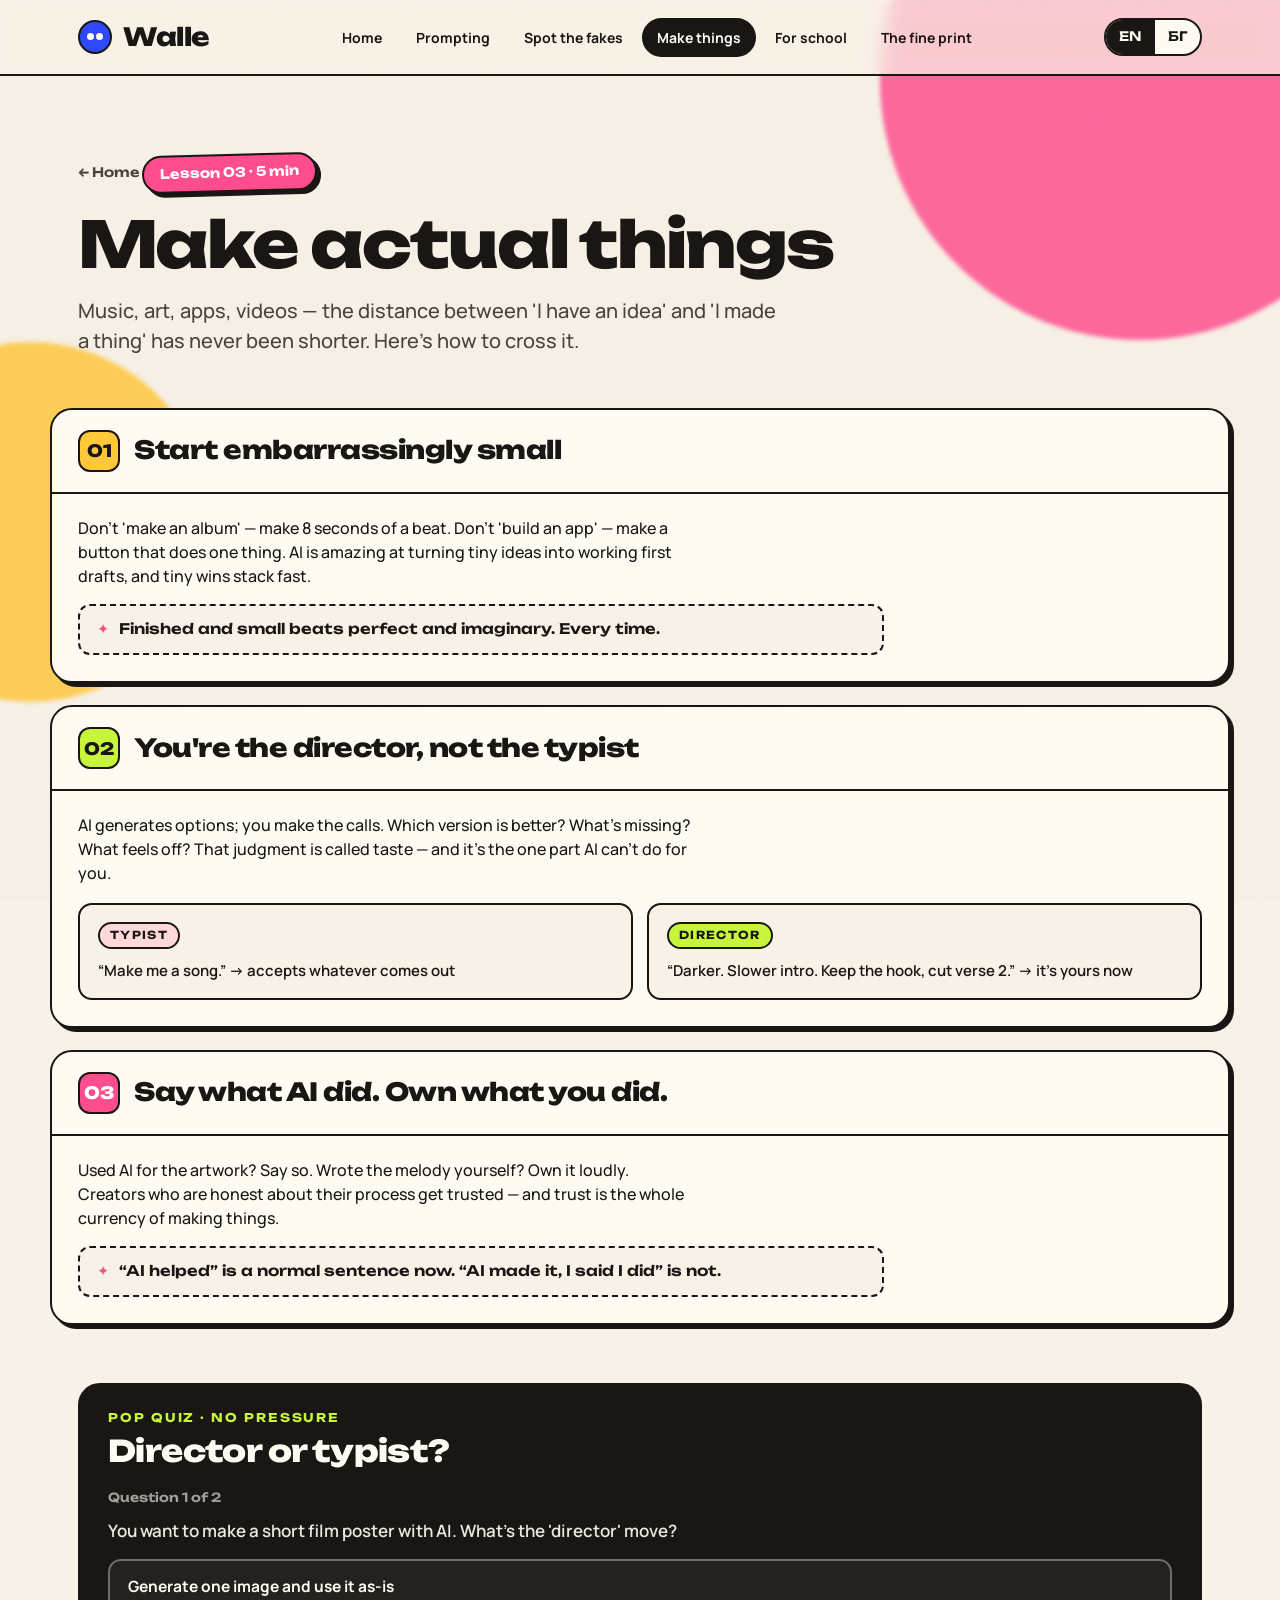
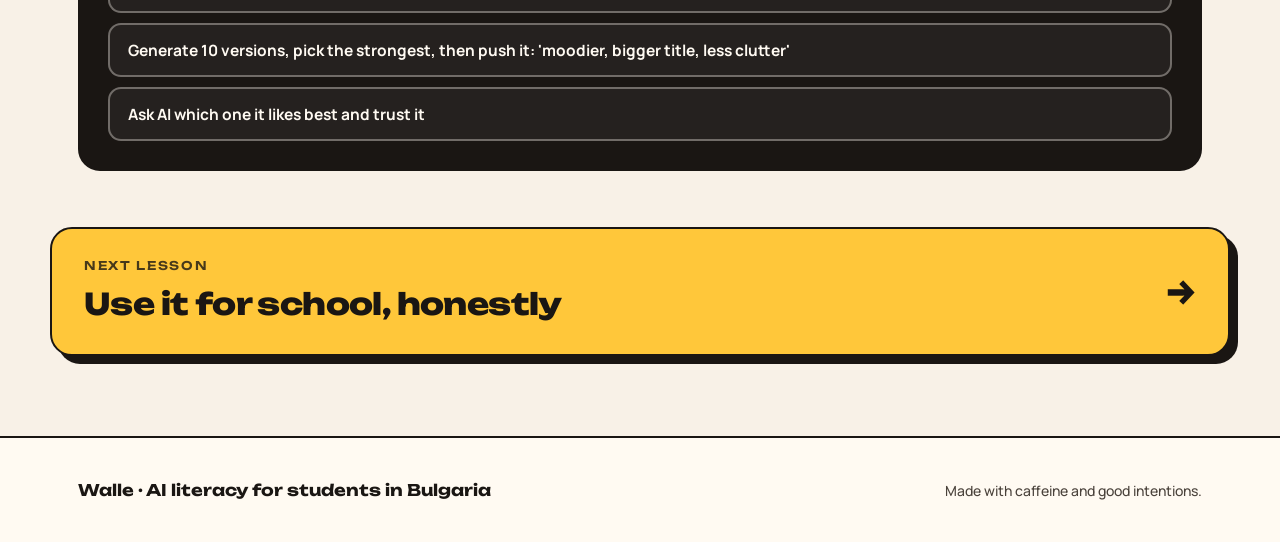
<file: make-things.html>
<!DOCTYPE html>
<html lang="en">
<head>
<meta charset="UTF-8" />
<meta name="viewport" content="width=device-width, initial-scale=1.0" />
<title>Walle — Make Things</title>
<link rel="preconnect" href="https://fonts.googleapis.com" />
<link rel="preconnect" href="https://fonts.gstatic.com" crossorigin />
<link href="https://fonts.googleapis.com/css2?family=Unbounded:wght@500;600;700;800;900&family=Manrope:wght@400;500;600;700;800&display=swap" rel="stylesheet" />
<style>
/* Walle shared styles — tokens, nav, footer, lesson components */
:root{
  --ink:#1a1613;
  --ink-soft:#4a423b;
  --canvas:#f8f1e7;
  --paper:#fffaf2;
  --blue:#2f49ff;
  --blue-deep:#1f31b8;
  --pink:#ff4d8d;
  --lime:#c6f53b;
  --yellow:#ffc73a;
  --sky:#7ed0ff;
  --line:rgba(26,22,19,0.14);
  --shadow:8px 8px 0 var(--ink);
  --shadow-sm:4px 4px 0 var(--ink);
  --radius:22px;
  --maxw:1180px;
  --display:"Unbounded",system-ui,sans-serif;
  --body:"Manrope",system-ui,sans-serif;
}
*{box-sizing:border-box;margin:0;padding:0;}
html{scroll-behavior:smooth;}
body{font-family:var(--body);background:var(--canvas);color:var(--ink);-webkit-font-smoothing:antialiased;overflow-x:hidden;line-height:1.5;}
.wrap{max-width:var(--maxw);margin:0 auto;padding:0 28px;width:100%;}
a{color:inherit;text-decoration:none;}
::selection{background:var(--lime);color:var(--ink);}

/* background blobs */
.bg-layer{position:fixed;inset:0;z-index:0;pointer-events:none;overflow:hidden;}
.blob{position:absolute;border-radius:50%;filter:blur(2px);opacity:.85;mix-blend-mode:multiply;}
.b1{width:520px;height:520px;background:var(--blue);top:-180px;right:-120px;animation:float1 16s ease-in-out infinite;}
.b2{width:360px;height:360px;background:var(--pink);top:38%;left:-150px;animation:float2 19s ease-in-out infinite;}
.b3{width:300px;height:300px;background:var(--lime);bottom:-120px;right:8%;animation:float1 22s ease-in-out infinite;}
@keyframes float1{0%,100%{transform:translate(0,0) scale(1);}50%{transform:translate(-40px,40px) scale(1.08);}}
@keyframes float2{0%,100%{transform:translate(0,0) scale(1);}50%{transform:translate(50px,-30px) scale(1.12);}}
.grain{position:absolute;inset:0;opacity:.05;background-image:url("data:image/svg+xml,%3Csvg xmlns='http://www.w3.org/2000/svg' width='120' height='120'%3E%3Cfilter id='n'%3E%3CfeTurbulence type='fractalNoise' baseFrequency='0.85' numOctaves='3'/%3E%3C/filter%3E%3Crect width='100%25' height='100%25' filter='url(%23n)'/%3E%3C/svg%3E");}
main,header{position:relative;z-index:1;}

/* nav */
header{position:sticky;top:0;z-index:50;backdrop-filter:blur(8px);background:rgba(248,241,231,0.72);border-bottom:2px solid var(--ink);}
.nav{display:flex;align-items:center;justify-content:space-between;height:74px;gap:16px;}
.brand{display:flex;align-items:center;gap:11px;font-family:var(--display);font-weight:800;font-size:25px;letter-spacing:-.02em;flex:none;}
.brand .mark{width:34px;height:34px;border-radius:50%;background:var(--blue);border:2px solid var(--ink);position:relative;flex:none;}
.brand .mark::before,.brand .mark::after{content:"";position:absolute;width:7px;height:7px;border-radius:50%;background:var(--paper);top:11px;}
.brand .mark::before{left:7px;}
.brand .mark::after{right:7px;animation:blink 5s infinite;}
@keyframes blink{0%,92%,100%{transform:scaleY(1);}96%{transform:scaleY(.1);}}
.nav-links{display:flex;align-items:center;gap:4px;flex:1;justify-content:center;flex-wrap:wrap;}
.nav-links a{display:inline-block;white-space:nowrap;font-family:var(--body);font-weight:700;font-size:14px;padding:7px 13px;border-radius:999px;border:2px solid transparent;transition:background .12s,border-color .12s;}
.nav-links a:hover{background:var(--yellow);border-color:var(--ink);}
.nav-links a.active{background:var(--ink);color:var(--paper);border-color:var(--ink);}
.nav-right{display:flex;align-items:center;gap:14px;flex:none;}
.lang{display:flex;border:2px solid var(--ink);border-radius:999px;overflow:hidden;background:var(--paper);font-family:var(--display);font-weight:600;font-size:13px;}
.lang button{border:0;background:transparent;padding:7px 13px;cursor:pointer;color:var(--ink);font:inherit;transition:background .15s;}
.lang button.active{background:var(--ink);color:var(--paper);}

/* buttons */
.btn{font-family:var(--display);font-weight:700;cursor:pointer;border:2px solid var(--ink);border-radius:999px;display:inline-flex;align-items:center;gap:9px;transition:transform .12s ease,box-shadow .12s ease;}
.btn:active{transform:translate(2px,2px);}
.btn-primary{background:var(--blue);color:#fff;padding:12px 22px;font-size:15px;box-shadow:var(--shadow-sm);}
.btn-primary:hover{box-shadow:6px 6px 0 var(--ink);transform:translate(-1px,-1px);}
.btn-ghost{background:var(--paper);color:var(--ink);padding:12px 22px;font-size:15px;}
.btn-ghost:hover{background:var(--yellow);}

/* footer */
footer{border-top:2px solid var(--ink);padding:40px 0;background:var(--paper);position:relative;z-index:1;margin-top:auto;}
.foot{display:flex;align-items:center;justify-content:space-between;gap:20px;flex-wrap:wrap;}
.foot .f-brand{font-family:var(--display);font-weight:700;font-size:16px;}
.foot .f-note{font-size:14px;color:var(--ink-soft);font-weight:500;}

/* reveal */
.reveal{opacity:0;transform:translateY(26px);transition:opacity .6s ease,transform .6s cubic-bezier(.2,.8,.3,1);}
.reveal.in{opacity:1;transform:none;}

/* ---------- lesson page components ---------- */
.lesson-hero{padding:58px 0 14px;}
.crumb{font-family:var(--display);font-weight:600;font-size:13px;color:var(--ink-soft);display:inline-flex;gap:8px;align-items:center;}
.crumb a:hover{color:var(--blue);}
.lesson-badge{display:inline-flex;align-items:center;gap:9px;border:2px solid var(--ink);border-radius:999px;padding:7px 16px;font-family:var(--display);font-weight:700;font-size:13px;box-shadow:var(--shadow-sm);transform:rotate(-1.5deg);margin-top:20px;}
.lesson-hero h1{font-family:var(--display);font-weight:800;font-size:clamp(34px,5.6vw,64px);line-height:1;letter-spacing:-.03em;margin-top:20px;max-width:18ch;text-wrap:balance;}
.lesson-hero .lede{font-size:clamp(16px,1.9vw,20px);color:var(--ink-soft);max-width:54ch;margin-top:20px;font-weight:500;}

/* step cards */
.steps{display:flex;flex-direction:column;gap:22px;padding:38px 0 10px;}
.step{background:var(--paper);border:2.5px solid var(--ink);border-radius:var(--radius);box-shadow:var(--shadow-sm);overflow:hidden;}
.step-head{display:flex;align-items:center;gap:14px;padding:20px 26px;border-bottom:2px solid var(--ink);}
.step-num{flex:none;width:42px;height:42px;border-radius:12px;border:2px solid var(--ink);display:grid;place-items:center;font-family:var(--display);font-weight:800;font-size:17px;background:var(--yellow);}
.step:nth-child(2) .step-num{background:var(--lime);}
.step:nth-child(3) .step-num{background:var(--pink);color:#fff;}
.step:nth-child(4) .step-num{background:var(--sky);}
.step-head h2{font-family:var(--display);font-weight:800;font-size:clamp(19px,2.4vw,25px);letter-spacing:-.02em;line-height:1.05;}
.step-body{padding:22px 26px 26px;}
.step-body p{font-weight:500;font-size:16px;max-width:62ch;}
.step-body p + p{margin-top:12px;}
.step-body .tip{margin-top:16px;padding:13px 17px;background:var(--canvas);border:2px dashed var(--ink);border-radius:12px;font-family:var(--display);font-weight:600;font-size:14.5px;display:flex;gap:10px;align-items:baseline;max-width:62ch;}
.step-body .tip .star{color:var(--pink);flex:none;}

/* before/after compare */
.compare{display:grid;grid-template-columns:1fr 1fr;gap:14px;margin-top:18px;}
.compare .pane{border:2px solid var(--ink);border-radius:14px;padding:16px 18px;background:var(--canvas);}
.compare .pane .pane-tag{font-family:var(--display);font-weight:700;font-size:11px;letter-spacing:.12em;text-transform:uppercase;display:inline-block;padding:3px 10px;border-radius:999px;border:2px solid var(--ink);}
.compare .pane.bad .pane-tag{background:#ffd9d9;}
.compare .pane.good .pane-tag{background:var(--lime);}
.compare .pane .pane-text{margin-top:11px;font-weight:600;font-size:15px;line-height:1.45;}
.compare .pane .pane-note{margin-top:9px;font-size:13px;color:var(--ink-soft);font-weight:600;}

/* quiz */
.quiz{margin:48px 0 10px;background:var(--ink);color:var(--paper);border-radius:var(--radius);border:2.5px solid var(--ink);overflow:hidden;}
.quiz-head{padding:24px 28px 18px;}
.quiz-kicker{font-family:var(--display);font-weight:700;font-size:12px;letter-spacing:.16em;text-transform:uppercase;color:var(--lime);}
.quiz-head h2{font-family:var(--display);font-weight:800;font-size:clamp(21px,2.8vw,30px);letter-spacing:-.02em;margin-top:8px;line-height:1.05;}
.quiz-body{padding:4px 28px 28px;}
.quiz-q{font-weight:600;font-size:17px;margin-bottom:16px;color:rgba(255,250,242,.92);}
.quiz-opts{display:flex;flex-direction:column;gap:10px;}
.quiz-opt{text-align:left;font-family:var(--body);font-weight:700;font-size:15.5px;padding:14px 18px;border:2px solid rgba(255,250,242,.35);border-radius:13px;background:rgba(255,250,242,.05);color:var(--paper);cursor:pointer;transition:border-color .12s,background .12s,transform .12s;}
.quiz-opt:hover{border-color:var(--lime);transform:translateX(4px);}
.quiz-opt.correct{background:var(--lime);color:var(--ink);border-color:var(--lime);}
.quiz-opt.wrong{background:var(--pink);color:#fff;border-color:var(--pink);}
.quiz-opt:disabled{cursor:default;}
.quiz-feedback{margin-top:16px;font-family:var(--display);font-weight:600;font-size:15px;padding:14px 18px;border-radius:12px;border:2px dashed rgba(255,250,242,.4);display:none;}
.quiz-feedback.show{display:block;animation:pop .35s cubic-bezier(.2,1.3,.5,1) both;}
.quiz-progress{font-family:var(--display);font-weight:600;font-size:12.5px;color:rgba(255,250,242,.6);margin-bottom:10px;}
@keyframes pop{from{opacity:0;transform:translateY(10px) scale(.98);}to{opacity:1;transform:none;}}

/* next lesson footer band */
.next-band{padding:46px 0 80px;}
.next-card{display:flex;align-items:center;justify-content:space-between;gap:20px;flex-wrap:wrap;background:var(--blue);color:#fff;border:2.5px solid var(--ink);border-radius:var(--radius);padding:28px 32px;box-shadow:var(--shadow);transition:transform .14s,box-shadow .14s;}
.next-card:hover{transform:translate(-2px,-3px);box-shadow:10px 11px 0 var(--ink);}
.next-card .n-label{font-family:var(--display);font-weight:600;font-size:12px;letter-spacing:.14em;text-transform:uppercase;opacity:.8;}
.next-card .n-title{font-family:var(--display);font-weight:800;font-size:clamp(20px,3vw,30px);letter-spacing:-.02em;margin-top:6px;}
.next-card .n-arrow{font-family:var(--display);font-weight:800;font-size:34px;flex:none;}

@media(max-width:760px){
  .nav-links{display:none;}
  .compare{grid-template-columns:1fr;}
  .lesson-hero{padding-top:40px;}
}
@media(prefers-reduced-motion:reduce){
  *{animation:none!important;}
  .reveal{opacity:1;transform:none;}
}

</style>
</head>
<body data-lang="en">
  <div class="bg-layer" aria-hidden="true">
    <div class="blob b1" style="background:var(--pink);"></div>
    <div class="blob b2" style="background:var(--yellow);"></div>
    <div class="grain"></div>
  </div>

  <header>
    <div class="wrap nav">
      <a class="brand" href="index.html"><span class="mark"></span>Walle</a>
      <nav class="nav-links" id="nav-links"></nav>
      <div class="nav-right">
        <div class="lang" role="group" aria-label="Language">
          <button data-setlang="en" class="active">EN</button>
          <button data-setlang="bg">БГ</button>
        </div>
      </div>
    </div>
  </header>

  <main>
    <section class="lesson-hero">
      <div class="wrap">
        <div class="crumb"><a href="index.html" data-en="← Home" data-bg="← Начало">← Home</a></div>
        <span class="lesson-badge" style="background:var(--pink);color:#fff;" data-en="Lesson 03 · 5 min" data-bg="Урок 03 · 5 мин">Lesson 03 · 5 min</span>
        <h1 data-en="Make actual things" data-bg="Създавай истински неща">Make actual things</h1>
        <p class="lede" data-en="Music, art, apps, videos — the distance between 'I have an idea' and 'I made a thing' has never been shorter. Here's how to cross it." data-bg="Музика, изкуство, приложения, видео — пътят от „имам идея“ до „взех че го направих“ никога не е бил по-кратък. Ето как да го извървиш.">Music, art, apps, videos — the distance between 'I have an idea' and 'I made a thing' has never been shorter. Here's how to cross it.</p>
      </div>
    </section>

    <section class="wrap steps">
      <article class="step reveal">
        <div class="step-head"><span class="step-num">01</span><h2 data-en="Start embarrassingly small" data-bg="Започни от смешно малкото">Start embarrassingly small</h2></div>
        <div class="step-body">
          <p data-en="Don't 'make an album' — make 8 seconds of a beat. Don't 'build an app' — make a button that does one thing. AI is amazing at turning tiny ideas into working first drafts, and tiny wins stack fast." data-bg="Не се захващай с „албум“ — направи 8 секунди бийт. Не „строй приложение“ — направи един бутон, който върши едно нещо. AI е страхотен в превръщането на дребни идеи в работещи първи версии, а малките победи бързо се трупат.">Don't 'make an album' — make 8 seconds of a beat. Don't 'build an app' — make a button that does one thing. AI is amazing at turning tiny ideas into working first drafts, and tiny wins stack fast.</p>
          <div class="tip"><span class="star">✦</span><span data-en="Finished and small beats perfect and imaginary. Every time." data-bg="Малкото, но завършено, винаги бие голямото, но въображаемо.">Finished and small beats perfect and imaginary. Every time.</span></div>
        </div>
      </article>

      <article class="step reveal">
        <div class="step-head"><span class="step-num">02</span><h2 data-en="You're the director, not the typist" data-bg="Ти си режисьорът, не машинописецът">You're the director, not the typist</h2></div>
        <div class="step-body">
          <p data-en="AI generates options; you make the calls. Which version is better? What's missing? What feels off? That judgment is called taste — and it's the one part AI can't do for you." data-bg="AI генерира варианти; ти взимаш решенията. Коя версия е по-добра? Какво липсва? Кое не е наред? Тази преценка се нарича вкус — и е единствената част, която AI не може да свърши вместо теб.">AI generates options; you make the calls. Which version is better? What's missing? What feels off? That judgment is called taste — and it's the one part AI can't do for you.</p>
          <div class="compare">
            <div class="pane bad">
              <span class="pane-tag" data-en="Typist" data-bg="Машинописец">Typist</span>
              <div class="pane-text" data-en="“Make me a song.” → accepts whatever comes out" data-bg="„Направи ми песен.“ → приема каквото излезе">“Make me a song.” → accepts whatever comes out</div>
            </div>
            <div class="pane good">
              <span class="pane-tag" data-en="Director" data-bg="Режисьор">Director</span>
              <div class="pane-text" data-en="“Darker. Slower intro. Keep the hook, cut verse 2.” → it's yours now" data-bg="„По-мрачно. По-бавно интро. Запази припева, махни втория куплет.“ → вече е твое">“Darker. Slower intro. Keep the hook, cut verse 2.” → it's yours now</div>
            </div>
          </div>
        </div>
      </article>

      <article class="step reveal">
        <div class="step-head"><span class="step-num">03</span><h2 data-en="Say what AI did. Own what you did." data-bg="Признай какво е направил AI. Гордей се с твоето.">Say what AI did. Own what you did.</h2></div>
        <div class="step-body">
          <p data-en="Used AI for the artwork? Say so. Wrote the melody yourself? Own it loudly. Creators who are honest about their process get trusted — and trust is the whole currency of making things." data-bg="Ползвал си AI за обложката? Кажи го. Сам си написал мелодията? Заяви го на висок глас. Хората вярват на създатели, които са честни за процеса си — а доверието е най-ценната валута, когато твориш.">Used AI for the artwork? Say so. Wrote the melody yourself? Own it loudly. Creators who are honest about their process get trusted — and trust is the whole currency of making things.</p>
          <div class="tip"><span class="star">✦</span><span data-en="“AI helped” is a normal sentence now. “AI made it, I said I did” is not." data-bg="„AI ми помогна“ е съвсем нормално изречение. „AI го направи, но казах, че съм аз“ — не е.">“AI helped” is a normal sentence now. “AI made it, I said I did” is not.</span></div>
        </div>
      </article>
    </section>

    <section class="wrap">
      <div class="quiz reveal" id="quiz"></div>
    </section>

    <section class="wrap next-band">
      <a class="next-card reveal" href="ai-for-school.html" style="background:var(--yellow);color:var(--ink);">
        <div>
          <div class="n-label" data-en="Next lesson" data-bg="Следващ урок">Next lesson</div>
          <div class="n-title" data-en="Use it for school, honestly" data-bg="Ползвай го за училище — честно">Use it for school, honestly</div>
        </div>
        <span class="n-arrow">→</span>
      </a>
    </section>
  </main>

  <footer>
    <div class="wrap foot">
      <div class="f-brand"><span data-en="Walle · AI literacy for students in Bulgaria" data-bg="Walle · AI грамотност за ученици в България">Walle · AI literacy for students in Bulgaria</span></div>
      <div class="f-note" data-en="Made with caffeine and good intentions." data-bg="Направено с кофеин и добри намерения.">Made with caffeine and good intentions.</div>
    </div>
  </footer>

<script>
/* Walle shared JS — nav, i18n, reveal, quiz engine */
(function(){
  "use strict";

  /* ---------- nav ---------- */
  var PAGES = [
    {file:"index.html", en:"Home",            bg:"Начало"},
    {file:"prompting.html",          en:"Prompting",       bg:"Промптинг"},
    {file:"spot-the-fakes.html",     en:"Spot the fakes",  bg:"Разпознай фалшивото"},
    {file:"make-things.html",        en:"Make things",     bg:"Създавай"},
    {file:"ai-for-school.html",      en:"For school",      bg:"За училище"},
    {file:"fine-print.html",         en:"The fine print",  bg:"Дребният шрифт"}
  ];

  function currentFile(){
    var p = decodeURIComponent(location.pathname);
    return p.substring(p.lastIndexOf("/")+1) || PAGES[0].file;
  }

  function buildNav(){
    var slot = document.getElementById("nav-links");
    if(!slot) return;
    var cur = currentFile();
    PAGES.forEach(function(pg){
      var a = document.createElement("a");
      a.href = pg.file;
      a.setAttribute("data-en", pg.en);
      a.setAttribute("data-bg", pg.bg);
      a.textContent = pg.en;
      if(pg.file === cur) a.className = "active";
      slot.appendChild(a);
    });
  }

  /* ---------- i18n ---------- */
  var lang = "en";
  try { var saved = localStorage.getItem("walle-lang"); if(saved==="en"||saved==="bg") lang = saved; } catch(e){}

  function applyLang(){
    document.body.setAttribute("data-lang", lang);
    document.documentElement.lang = lang;
    document.querySelectorAll("[data-en]").forEach(function(el){
      var v = el.getAttribute("data-"+lang);
      if(v!=null) el.innerHTML = v;
    });
    document.querySelectorAll("[data-en-ph]").forEach(function(el){
      var v = el.getAttribute("data-"+lang+"-ph");
      if(v!=null) el.setAttribute("placeholder", v);
    });
    document.querySelectorAll("[data-setlang]").forEach(function(b){
      b.classList.toggle("active", b.getAttribute("data-setlang")===lang);
    });
    try { localStorage.setItem("walle-lang", lang); } catch(e){}
    document.dispatchEvent(new CustomEvent("walle:lang", {detail:{lang:lang}}));
  }

  function wireLang(){
    document.querySelectorAll("[data-setlang]").forEach(function(b){
      b.addEventListener("click", function(){ lang = b.getAttribute("data-setlang"); applyLang(); });
    });
  }

  /* ---------- reveal (with fail-safe) ---------- */
  function wireReveal(){
    var reveals = document.querySelectorAll(".reveal");
    function revealAll(){ reveals.forEach(function(el){ el.classList.add("in"); }); }
    if("IntersectionObserver" in window){
      var io = new IntersectionObserver(function(entries){
        entries.forEach(function(en){ if(en.isIntersecting){ en.target.classList.add("in"); io.unobserve(en.target); } });
      }, {threshold:0.08, rootMargin:"0px 0px -8% 0px"});
      reveals.forEach(function(el){ io.observe(el); });
      setTimeout(revealAll, 1600);
    } else { revealAll(); }
  }

  /* ---------- quiz engine ----------
     Mount with: WalleQuiz(containerEl, {
       kicker:{en,bg}, title:{en,bg},
       questions:[{q:{en,bg}, opts:[{en,bg}...], correct:i, right:{en,bg}, wrong:{en,bg}}]
     })
  ----------------------------------- */
  function esc(s){ var d=document.createElement("div"); d.textContent=s; return d.innerHTML; }

  window.WalleQuiz = function(el, cfg){
    var idx = 0, score = 0;
    var UI = {
      progress:{en:"Question", bg:"Въпрос"},
      of:{en:"of", bg:"от"},
      next:{en:"Next →", bg:"Напред →"},
      done:{en:"See my result", bg:"Виж резултата"},
      again:{en:"Play again", bg:"Играй пак"},
      score:{en:"You got", bg:"Позна"},
      outof:{en:"out of", bg:"от"}
    };
    function t(o){ return o[lang] || o.en; }

    function finalLine(){
      var n = cfg.questions.length;
      var msgs = score===n
        ? {en:"Perfect score. Honestly? Suspiciously good. 🏆", bg:"Пълно попадение. Чак подозрително добре. 🏆"}
        : score >= Math.ceil(n/2)
        ? {en:"Solid. You're harder to fool than most adults. 💪", bg:"Стабилно. Лъжеш се по-трудно от повечето възрастни. 💪"}
        : {en:"Hey, that's why lessons exist. Run it back. 🔁", bg:"Е, затова има уроци. Пробвай пак. 🔁"};
      return t(msgs);
    }

    function render(){
      var html = '<div class="quiz-head">';
      html += '<div class="quiz-kicker">'+esc(t(cfg.kicker))+'</div>';
      html += '<h2>'+esc(t(cfg.title))+'</h2></div>';
      html += '<div class="quiz-body">';
      if(idx < cfg.questions.length){
        var q = cfg.questions[idx];
        html += '<div class="quiz-progress">'+esc(t(UI.progress))+' '+(idx+1)+' '+esc(t(UI.of))+' '+cfg.questions.length+'</div>';
        html += '<div class="quiz-q">'+esc(t(q.q))+'</div>';
        html += '<div class="quiz-opts">';
        q.opts.forEach(function(o,i){
          html += '<button type="button" class="quiz-opt" data-i="'+i+'">'+esc(t(o))+'</button>';
        });
        html += '</div><div class="quiz-feedback"></div>';
      } else {
        html += '<div class="quiz-q" style="font-family:var(--display);font-weight:800;font-size:24px;">'
              + esc(t(UI.score))+' '+score+' '+esc(t(UI.outof))+' '+cfg.questions.length+'. '+esc(finalLine())
              + '</div>';
        html += '<button type="button" class="quiz-opt" data-again="1" style="max-width:220px;">'+esc(t(UI.again))+'</button>';
      }
      html += '</div>';
      el.innerHTML = html;
      wire();
    }

    function wire(){
      var q = cfg.questions[idx];
      el.querySelectorAll(".quiz-opt").forEach(function(btn){
        btn.addEventListener("click", function(){
          if(btn.hasAttribute("data-again")){ idx=0; score=0; render(); return; }
          var i = +btn.getAttribute("data-i");
          var fb = el.querySelector(".quiz-feedback");
          el.querySelectorAll(".quiz-opt").forEach(function(b){ b.disabled = true; });
          if(i === q.correct){ score++; btn.classList.add("correct"); fb.textContent = "✓ " + t(q.right); }
          else {
            btn.classList.add("wrong");
            var c = el.querySelector('.quiz-opt[data-i="'+q.correct+'"]');
            if(c) c.classList.add("correct");
            fb.textContent = "✗ " + t(q.wrong);
          }
          fb.classList.add("show");
          var nx = document.createElement("button");
          nx.type = "button"; nx.className = "quiz-opt"; nx.style.maxWidth = "180px"; nx.style.marginTop = "14px";
          nx.textContent = (idx+1 < cfg.questions.length) ? t(UI.next) : t(UI.done);
          nx.addEventListener("click", function(){ idx++; render(); });
          el.querySelector(".quiz-body").appendChild(nx);
        });
      });
    }

    document.addEventListener("walle:lang", render);
    render();
  };

  /* ---------- init ---------- */
  buildNav();
  wireLang();
  applyLang();
  wireReveal();
})();

</script>
<script>
WalleQuiz(document.getElementById("quiz"), {
  kicker:{en:"Pop quiz · no pressure", bg:"Бърз тест · без напрежение"},
  title:{en:"Director or typist?", bg:"Режисьор или машинописец?"},
  questions:[
    {
      q:{en:"You want to make a short film poster with AI. What's the 'director' move?",
         bg:"Искаш да направиш постер за късометражен филм с AI. Кой е „режисьорският“ ход?"},
      opts:[
        {en:"Generate one image and use it as-is", bg:"Генерирам една картинка и я ползвам както си е"},
        {en:"Generate 10 versions, pick the strongest, then push it: 'moodier, bigger title, less clutter'", bg:"Генерирам 10 версии, избирам най-силната и я доразвивам: „по-мрачно, по-голямо заглавие, по-чисто“"},
        {en:"Ask AI which one it likes best and trust it", bg:"Питам AI коя му харесва и се доверявам на избора му"}
      ],
      correct:1,
      right:{en:"Taste + iteration. That poster is yours now.", bg:"Вкус + итерация. Този постер вече е твой."},
      wrong:{en:"The first output is raw material, not the final cut.", bg:"Първият резултат е суров материал, не финален кадър."}
    },
    {
      q:{en:"You made a track where AI generated the beat and you wrote and recorded the vocals. What do you tell people?",
         bg:"Направил си парче: AI е генерирал бийта, а ти си написал текста и си записал вокалите. Какво казваш на хората?"},
      opts:[
        {en:"Nothing — nobody needs to know", bg:"Нищо — никой не трябва да знае"},
        {en:"“100% made by me, every sound”", bg:"„100% направено от мен, всеки звук“"},
        {en:"“AI beat, my lyrics and vocals” — simple and true", bg:"„Бийтът е от AI, текстът и вокалите са мои“ — просто и честно"}
      ],
      correct:2,
      right:{en:"Honest credit makes the parts YOU made hit harder.", bg:"Когато си честен, частите, които наистина са твои, тежат повече."},
      wrong:{en:"Getting caught overclaiming costs more than sharing credit ever will.", bg:"Хванат ли те да си приписваш чуждото, губиш много повече, отколкото ако просто си признаеш."}
    }
  ]
});
</script>
</body>
</html>
</file>
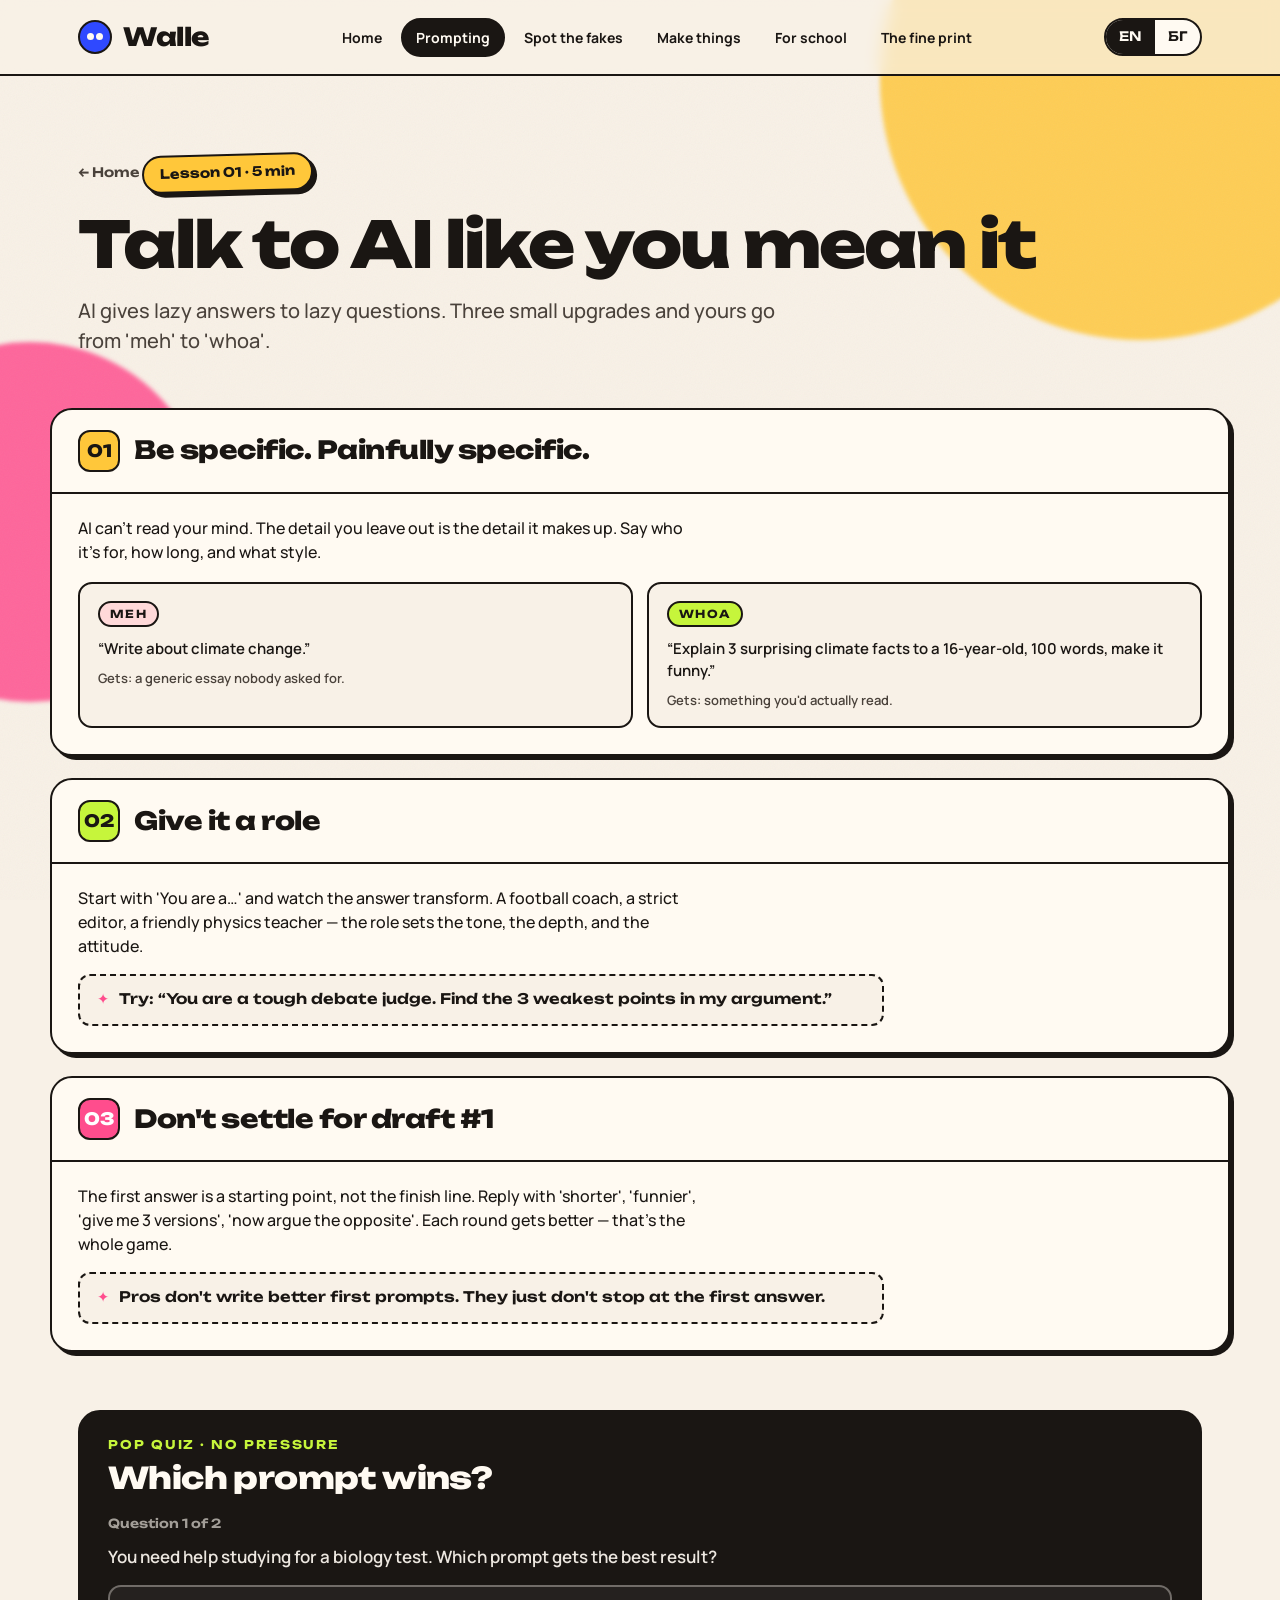
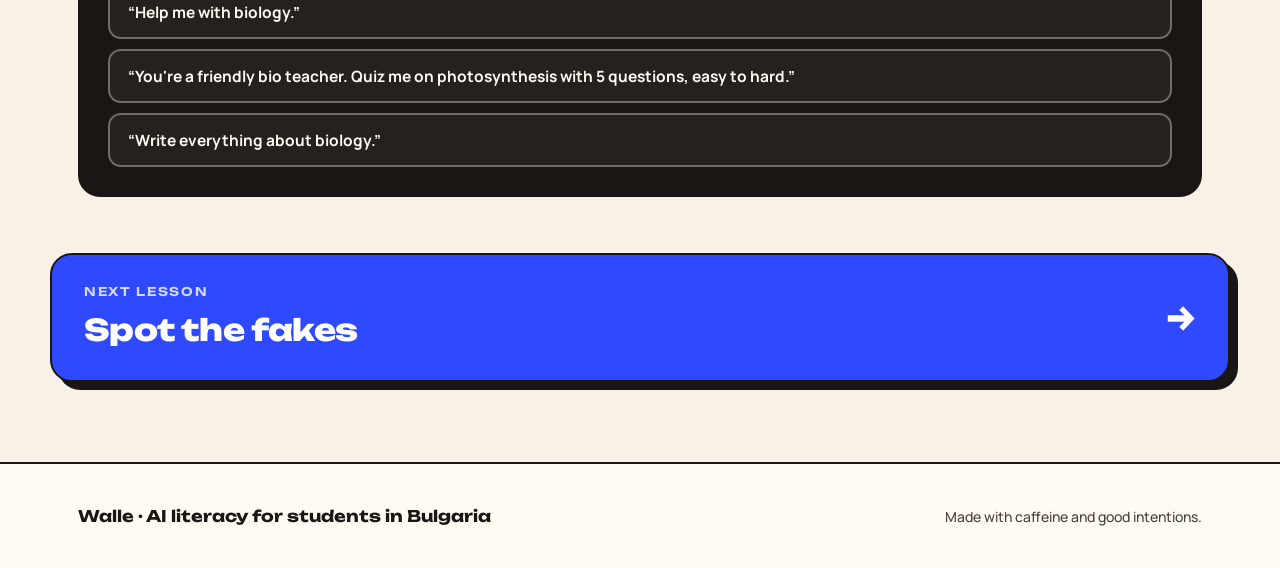
<file: prompting.html>
<!DOCTYPE html>
<html lang="en">
<head>
<meta charset="UTF-8" />
<meta name="viewport" content="width=device-width, initial-scale=1.0" />
<title>Walle — Prompting</title>
<link rel="preconnect" href="https://fonts.googleapis.com" />
<link rel="preconnect" href="https://fonts.gstatic.com" crossorigin />
<link href="https://fonts.googleapis.com/css2?family=Unbounded:wght@500;600;700;800;900&family=Manrope:wght@400;500;600;700;800&display=swap" rel="stylesheet" />
<style>
/* Walle shared styles — tokens, nav, footer, lesson components */
:root{
  --ink:#1a1613;
  --ink-soft:#4a423b;
  --canvas:#f8f1e7;
  --paper:#fffaf2;
  --blue:#2f49ff;
  --blue-deep:#1f31b8;
  --pink:#ff4d8d;
  --lime:#c6f53b;
  --yellow:#ffc73a;
  --sky:#7ed0ff;
  --line:rgba(26,22,19,0.14);
  --shadow:8px 8px 0 var(--ink);
  --shadow-sm:4px 4px 0 var(--ink);
  --radius:22px;
  --maxw:1180px;
  --display:"Unbounded",system-ui,sans-serif;
  --body:"Manrope",system-ui,sans-serif;
}
*{box-sizing:border-box;margin:0;padding:0;}
html{scroll-behavior:smooth;}
body{font-family:var(--body);background:var(--canvas);color:var(--ink);-webkit-font-smoothing:antialiased;overflow-x:hidden;line-height:1.5;}
.wrap{max-width:var(--maxw);margin:0 auto;padding:0 28px;width:100%;}
a{color:inherit;text-decoration:none;}
::selection{background:var(--lime);color:var(--ink);}

/* background blobs */
.bg-layer{position:fixed;inset:0;z-index:0;pointer-events:none;overflow:hidden;}
.blob{position:absolute;border-radius:50%;filter:blur(2px);opacity:.85;mix-blend-mode:multiply;}
.b1{width:520px;height:520px;background:var(--blue);top:-180px;right:-120px;animation:float1 16s ease-in-out infinite;}
.b2{width:360px;height:360px;background:var(--pink);top:38%;left:-150px;animation:float2 19s ease-in-out infinite;}
.b3{width:300px;height:300px;background:var(--lime);bottom:-120px;right:8%;animation:float1 22s ease-in-out infinite;}
@keyframes float1{0%,100%{transform:translate(0,0) scale(1);}50%{transform:translate(-40px,40px) scale(1.08);}}
@keyframes float2{0%,100%{transform:translate(0,0) scale(1);}50%{transform:translate(50px,-30px) scale(1.12);}}
.grain{position:absolute;inset:0;opacity:.05;background-image:url("data:image/svg+xml,%3Csvg xmlns='http://www.w3.org/2000/svg' width='120' height='120'%3E%3Cfilter id='n'%3E%3CfeTurbulence type='fractalNoise' baseFrequency='0.85' numOctaves='3'/%3E%3C/filter%3E%3Crect width='100%25' height='100%25' filter='url(%23n)'/%3E%3C/svg%3E");}
main,header{position:relative;z-index:1;}

/* nav */
header{position:sticky;top:0;z-index:50;backdrop-filter:blur(8px);background:rgba(248,241,231,0.72);border-bottom:2px solid var(--ink);}
.nav{display:flex;align-items:center;justify-content:space-between;height:74px;gap:16px;}
.brand{display:flex;align-items:center;gap:11px;font-family:var(--display);font-weight:800;font-size:25px;letter-spacing:-.02em;flex:none;}
.brand .mark{width:34px;height:34px;border-radius:50%;background:var(--blue);border:2px solid var(--ink);position:relative;flex:none;}
.brand .mark::before,.brand .mark::after{content:"";position:absolute;width:7px;height:7px;border-radius:50%;background:var(--paper);top:11px;}
.brand .mark::before{left:7px;}
.brand .mark::after{right:7px;animation:blink 5s infinite;}
@keyframes blink{0%,92%,100%{transform:scaleY(1);}96%{transform:scaleY(.1);}}
.nav-links{display:flex;align-items:center;gap:4px;flex:1;justify-content:center;flex-wrap:wrap;}
.nav-links a{display:inline-block;white-space:nowrap;font-family:var(--body);font-weight:700;font-size:14px;padding:7px 13px;border-radius:999px;border:2px solid transparent;transition:background .12s,border-color .12s;}
.nav-links a:hover{background:var(--yellow);border-color:var(--ink);}
.nav-links a.active{background:var(--ink);color:var(--paper);border-color:var(--ink);}
.nav-right{display:flex;align-items:center;gap:14px;flex:none;}
.lang{display:flex;border:2px solid var(--ink);border-radius:999px;overflow:hidden;background:var(--paper);font-family:var(--display);font-weight:600;font-size:13px;}
.lang button{border:0;background:transparent;padding:7px 13px;cursor:pointer;color:var(--ink);font:inherit;transition:background .15s;}
.lang button.active{background:var(--ink);color:var(--paper);}

/* buttons */
.btn{font-family:var(--display);font-weight:700;cursor:pointer;border:2px solid var(--ink);border-radius:999px;display:inline-flex;align-items:center;gap:9px;transition:transform .12s ease,box-shadow .12s ease;}
.btn:active{transform:translate(2px,2px);}
.btn-primary{background:var(--blue);color:#fff;padding:12px 22px;font-size:15px;box-shadow:var(--shadow-sm);}
.btn-primary:hover{box-shadow:6px 6px 0 var(--ink);transform:translate(-1px,-1px);}
.btn-ghost{background:var(--paper);color:var(--ink);padding:12px 22px;font-size:15px;}
.btn-ghost:hover{background:var(--yellow);}

/* footer */
footer{border-top:2px solid var(--ink);padding:40px 0;background:var(--paper);position:relative;z-index:1;margin-top:auto;}
.foot{display:flex;align-items:center;justify-content:space-between;gap:20px;flex-wrap:wrap;}
.foot .f-brand{font-family:var(--display);font-weight:700;font-size:16px;}
.foot .f-note{font-size:14px;color:var(--ink-soft);font-weight:500;}

/* reveal */
.reveal{opacity:0;transform:translateY(26px);transition:opacity .6s ease,transform .6s cubic-bezier(.2,.8,.3,1);}
.reveal.in{opacity:1;transform:none;}

/* ---------- lesson page components ---------- */
.lesson-hero{padding:58px 0 14px;}
.crumb{font-family:var(--display);font-weight:600;font-size:13px;color:var(--ink-soft);display:inline-flex;gap:8px;align-items:center;}
.crumb a:hover{color:var(--blue);}
.lesson-badge{display:inline-flex;align-items:center;gap:9px;border:2px solid var(--ink);border-radius:999px;padding:7px 16px;font-family:var(--display);font-weight:700;font-size:13px;box-shadow:var(--shadow-sm);transform:rotate(-1.5deg);margin-top:20px;}
.lesson-hero h1{font-family:var(--display);font-weight:800;font-size:clamp(34px,5.6vw,64px);line-height:1;letter-spacing:-.03em;margin-top:20px;max-width:18ch;text-wrap:balance;}
.lesson-hero .lede{font-size:clamp(16px,1.9vw,20px);color:var(--ink-soft);max-width:54ch;margin-top:20px;font-weight:500;}

/* step cards */
.steps{display:flex;flex-direction:column;gap:22px;padding:38px 0 10px;}
.step{background:var(--paper);border:2.5px solid var(--ink);border-radius:var(--radius);box-shadow:var(--shadow-sm);overflow:hidden;}
.step-head{display:flex;align-items:center;gap:14px;padding:20px 26px;border-bottom:2px solid var(--ink);}
.step-num{flex:none;width:42px;height:42px;border-radius:12px;border:2px solid var(--ink);display:grid;place-items:center;font-family:var(--display);font-weight:800;font-size:17px;background:var(--yellow);}
.step:nth-child(2) .step-num{background:var(--lime);}
.step:nth-child(3) .step-num{background:var(--pink);color:#fff;}
.step:nth-child(4) .step-num{background:var(--sky);}
.step-head h2{font-family:var(--display);font-weight:800;font-size:clamp(19px,2.4vw,25px);letter-spacing:-.02em;line-height:1.05;}
.step-body{padding:22px 26px 26px;}
.step-body p{font-weight:500;font-size:16px;max-width:62ch;}
.step-body p + p{margin-top:12px;}
.step-body .tip{margin-top:16px;padding:13px 17px;background:var(--canvas);border:2px dashed var(--ink);border-radius:12px;font-family:var(--display);font-weight:600;font-size:14.5px;display:flex;gap:10px;align-items:baseline;max-width:62ch;}
.step-body .tip .star{color:var(--pink);flex:none;}

/* before/after compare */
.compare{display:grid;grid-template-columns:1fr 1fr;gap:14px;margin-top:18px;}
.compare .pane{border:2px solid var(--ink);border-radius:14px;padding:16px 18px;background:var(--canvas);}
.compare .pane .pane-tag{font-family:var(--display);font-weight:700;font-size:11px;letter-spacing:.12em;text-transform:uppercase;display:inline-block;padding:3px 10px;border-radius:999px;border:2px solid var(--ink);}
.compare .pane.bad .pane-tag{background:#ffd9d9;}
.compare .pane.good .pane-tag{background:var(--lime);}
.compare .pane .pane-text{margin-top:11px;font-weight:600;font-size:15px;line-height:1.45;}
.compare .pane .pane-note{margin-top:9px;font-size:13px;color:var(--ink-soft);font-weight:600;}

/* quiz */
.quiz{margin:48px 0 10px;background:var(--ink);color:var(--paper);border-radius:var(--radius);border:2.5px solid var(--ink);overflow:hidden;}
.quiz-head{padding:24px 28px 18px;}
.quiz-kicker{font-family:var(--display);font-weight:700;font-size:12px;letter-spacing:.16em;text-transform:uppercase;color:var(--lime);}
.quiz-head h2{font-family:var(--display);font-weight:800;font-size:clamp(21px,2.8vw,30px);letter-spacing:-.02em;margin-top:8px;line-height:1.05;}
.quiz-body{padding:4px 28px 28px;}
.quiz-q{font-weight:600;font-size:17px;margin-bottom:16px;color:rgba(255,250,242,.92);}
.quiz-opts{display:flex;flex-direction:column;gap:10px;}
.quiz-opt{text-align:left;font-family:var(--body);font-weight:700;font-size:15.5px;padding:14px 18px;border:2px solid rgba(255,250,242,.35);border-radius:13px;background:rgba(255,250,242,.05);color:var(--paper);cursor:pointer;transition:border-color .12s,background .12s,transform .12s;}
.quiz-opt:hover{border-color:var(--lime);transform:translateX(4px);}
.quiz-opt.correct{background:var(--lime);color:var(--ink);border-color:var(--lime);}
.quiz-opt.wrong{background:var(--pink);color:#fff;border-color:var(--pink);}
.quiz-opt:disabled{cursor:default;}
.quiz-feedback{margin-top:16px;font-family:var(--display);font-weight:600;font-size:15px;padding:14px 18px;border-radius:12px;border:2px dashed rgba(255,250,242,.4);display:none;}
.quiz-feedback.show{display:block;animation:pop .35s cubic-bezier(.2,1.3,.5,1) both;}
.quiz-progress{font-family:var(--display);font-weight:600;font-size:12.5px;color:rgba(255,250,242,.6);margin-bottom:10px;}
@keyframes pop{from{opacity:0;transform:translateY(10px) scale(.98);}to{opacity:1;transform:none;}}

/* next lesson footer band */
.next-band{padding:46px 0 80px;}
.next-card{display:flex;align-items:center;justify-content:space-between;gap:20px;flex-wrap:wrap;background:var(--blue);color:#fff;border:2.5px solid var(--ink);border-radius:var(--radius);padding:28px 32px;box-shadow:var(--shadow);transition:transform .14s,box-shadow .14s;}
.next-card:hover{transform:translate(-2px,-3px);box-shadow:10px 11px 0 var(--ink);}
.next-card .n-label{font-family:var(--display);font-weight:600;font-size:12px;letter-spacing:.14em;text-transform:uppercase;opacity:.8;}
.next-card .n-title{font-family:var(--display);font-weight:800;font-size:clamp(20px,3vw,30px);letter-spacing:-.02em;margin-top:6px;}
.next-card .n-arrow{font-family:var(--display);font-weight:800;font-size:34px;flex:none;}

@media(max-width:760px){
  .nav-links{display:none;}
  .compare{grid-template-columns:1fr;}
  .lesson-hero{padding-top:40px;}
}
@media(prefers-reduced-motion:reduce){
  *{animation:none!important;}
  .reveal{opacity:1;transform:none;}
}

</style>
</head>
<body data-lang="en">
  <div class="bg-layer" aria-hidden="true">
    <div class="blob b1" style="background:var(--yellow);"></div>
    <div class="blob b2"></div>
    <div class="grain"></div>
  </div>

  <header>
    <div class="wrap nav">
      <a class="brand" href="index.html"><span class="mark"></span>Walle</a>
      <nav class="nav-links" id="nav-links"></nav>
      <div class="nav-right">
        <div class="lang" role="group" aria-label="Language">
          <button data-setlang="en" class="active">EN</button>
          <button data-setlang="bg">БГ</button>
        </div>
      </div>
    </div>
  </header>

  <main>
    <section class="lesson-hero">
      <div class="wrap">
        <div class="crumb"><a href="index.html" data-en="← Home" data-bg="← Начало">← Home</a></div>
        <span class="lesson-badge" style="background:var(--yellow);" data-en="Lesson 01 · 5 min" data-bg="Урок 01 · 5 мин">Lesson 01 · 5 min</span>
        <h1 data-en="Talk to AI like you mean it" data-bg="Говори с AI така, че да те разбере">Talk to AI like you mean it</h1>
        <p class="lede" data-en="AI gives lazy answers to lazy questions. Three small upgrades and yours go from 'meh' to 'whoa'." data-bg="На мързелив въпрос AI отговаря мързеливо. Три малки трика — и отговорите ти минават от „горе-долу“ към „уау“.">AI gives lazy answers to lazy questions. Three small upgrades and yours go from 'meh' to 'whoa'.</p>
      </div>
    </section>

    <section class="wrap steps">
      <article class="step reveal">
        <div class="step-head"><span class="step-num">01</span><h2 data-en="Be specific. Painfully specific." data-bg="Бъди конкретен. Болезнено конкретен.">Be specific. Painfully specific.</h2></div>
        <div class="step-body">
          <p data-en="AI can't read your mind. The detail you leave out is the detail it makes up. Say who it's for, how long, and what style." data-bg="AI не чете мисли. Каквото не му кажеш, той ще си го измисли. Уточни за кого е, колко дълго да бъде и в какъв стил.">AI can't read your mind. The detail you leave out is the detail it makes up. Say who it's for, how long, and what style.</p>
          <div class="compare">
            <div class="pane bad">
              <span class="pane-tag" data-en="Meh" data-bg="Горе-долу">Meh</span>
              <div class="pane-text" data-en="“Write about climate change.”" data-bg="„Напиши за климатичните промени.“">“Write about climate change.”</div>
              <div class="pane-note" data-en="Gets: a generic essay nobody asked for." data-bg="Резултат: безлично есе, което никой няма да прочете.">Gets: a generic essay nobody asked for.</div>
            </div>
            <div class="pane good">
              <span class="pane-tag" data-en="Whoa" data-bg="Уау">Whoa</span>
              <div class="pane-text" data-en="“Explain 3 surprising climate facts to a 16-year-old, 100 words, make it funny.”" data-bg="„Обясни ми 3 изненадващи факта за климата, все едно говориш с 16-годишен. До 100 думи, със закачка.“">“Explain 3 surprising climate facts to a 16-year-old, 100 words, make it funny.”</div>
              <div class="pane-note" data-en="Gets: something you'd actually read." data-bg="Резултат: текст, който наистина ти се чете.">Gets: something you'd actually read.</div>
            </div>
          </div>
        </div>
      </article>

      <article class="step reveal">
        <div class="step-head"><span class="step-num">02</span><h2 data-en="Give it a role" data-bg="Дай му роля">Give it a role</h2></div>
        <div class="step-body">
          <p data-en="Start with 'You are a…' and watch the answer transform. A football coach, a strict editor, a friendly physics teacher — the role sets the tone, the depth, and the attitude." data-bg="Започни с „Ти си…“ и виж как отговорът се променя. Футболен треньор, строг редактор, готин учител по физика — ролята определя тона, дълбочината и отношението.">Start with 'You are a…' and watch the answer transform. A football coach, a strict editor, a friendly physics teacher — the role sets the tone, the depth, and the attitude.</p>
          <div class="tip"><span class="star">✦</span><span data-en="Try: “You are a tough debate judge. Find the 3 weakest points in my argument.”" data-bg="Пробвай: „Ти си строг съдия на дебати. Посочи трите най-слаби места в аргументите ми.“">Try: “You are a tough debate judge. Find the 3 weakest points in my argument.”</span></div>
        </div>
      </article>

      <article class="step reveal">
        <div class="step-head"><span class="step-num">03</span><h2 data-en="Don't settle for draft #1" data-bg="Не спирай на първата чернова">Don't settle for draft #1</h2></div>
        <div class="step-body">
          <p data-en="The first answer is a starting point, not the finish line. Reply with 'shorter', 'funnier', 'give me 3 versions', 'now argue the opposite'. Each round gets better — that's the whole game." data-bg="Първият отговор е отправна точка, не краен резултат. Връщай се с „по-кратко“, „по-смешно“, „дай ми 3 варианта“, „а сега защити обратната теза“. С всеки рунд става по-добре — там е целият номер.">The first answer is a starting point, not the finish line. Reply with 'shorter', 'funnier', 'give me 3 versions', 'now argue the opposite'. Each round gets better — that's the whole game.</p>
          <div class="tip"><span class="star">✦</span><span data-en="Pros don't write better first prompts. They just don't stop at the first answer." data-bg="Професионалистите не пишат по-добри първи промптове. Просто не спират на първия отговор.">Pros don't write better first prompts. They just don't stop at the first answer.</span></div>
        </div>
      </article>
    </section>

    <section class="wrap">
      <div class="quiz reveal" id="quiz"></div>
    </section>

    <section class="wrap next-band">
      <a class="next-card reveal" href="spot-the-fakes.html">
        <div>
          <div class="n-label" data-en="Next lesson" data-bg="Следващ урок">Next lesson</div>
          <div class="n-title" data-en="Spot the fakes" data-bg="Разпознай фалшивото">Spot the fakes</div>
        </div>
        <span class="n-arrow">→</span>
      </a>
    </section>
  </main>

  <footer>
    <div class="wrap foot">
      <div class="f-brand"><span data-en="Walle · AI literacy for students in Bulgaria" data-bg="Walle · AI грамотност за ученици в България">Walle · AI literacy for students in Bulgaria</span></div>
      <div class="f-note" data-en="Made with caffeine and good intentions." data-bg="Направено с кофеин и добри намерения.">Made with caffeine and good intentions.</div>
    </div>
  </footer>

<script>
/* Walle shared JS — nav, i18n, reveal, quiz engine */
(function(){
  "use strict";

  /* ---------- nav ---------- */
  var PAGES = [
    {file:"index.html", en:"Home",            bg:"Начало"},
    {file:"prompting.html",          en:"Prompting",       bg:"Промптинг"},
    {file:"spot-the-fakes.html",     en:"Spot the fakes",  bg:"Разпознай фалшивото"},
    {file:"make-things.html",        en:"Make things",     bg:"Създавай"},
    {file:"ai-for-school.html",      en:"For school",      bg:"За училище"},
    {file:"fine-print.html",         en:"The fine print",  bg:"Дребният шрифт"}
  ];

  function currentFile(){
    var p = decodeURIComponent(location.pathname);
    return p.substring(p.lastIndexOf("/")+1) || PAGES[0].file;
  }

  function buildNav(){
    var slot = document.getElementById("nav-links");
    if(!slot) return;
    var cur = currentFile();
    PAGES.forEach(function(pg){
      var a = document.createElement("a");
      a.href = pg.file;
      a.setAttribute("data-en", pg.en);
      a.setAttribute("data-bg", pg.bg);
      a.textContent = pg.en;
      if(pg.file === cur) a.className = "active";
      slot.appendChild(a);
    });
  }

  /* ---------- i18n ---------- */
  var lang = "en";
  try { var saved = localStorage.getItem("walle-lang"); if(saved==="en"||saved==="bg") lang = saved; } catch(e){}

  function applyLang(){
    document.body.setAttribute("data-lang", lang);
    document.documentElement.lang = lang;
    document.querySelectorAll("[data-en]").forEach(function(el){
      var v = el.getAttribute("data-"+lang);
      if(v!=null) el.innerHTML = v;
    });
    document.querySelectorAll("[data-en-ph]").forEach(function(el){
      var v = el.getAttribute("data-"+lang+"-ph");
      if(v!=null) el.setAttribute("placeholder", v);
    });
    document.querySelectorAll("[data-setlang]").forEach(function(b){
      b.classList.toggle("active", b.getAttribute("data-setlang")===lang);
    });
    try { localStorage.setItem("walle-lang", lang); } catch(e){}
    document.dispatchEvent(new CustomEvent("walle:lang", {detail:{lang:lang}}));
  }

  function wireLang(){
    document.querySelectorAll("[data-setlang]").forEach(function(b){
      b.addEventListener("click", function(){ lang = b.getAttribute("data-setlang"); applyLang(); });
    });
  }

  /* ---------- reveal (with fail-safe) ---------- */
  function wireReveal(){
    var reveals = document.querySelectorAll(".reveal");
    function revealAll(){ reveals.forEach(function(el){ el.classList.add("in"); }); }
    if("IntersectionObserver" in window){
      var io = new IntersectionObserver(function(entries){
        entries.forEach(function(en){ if(en.isIntersecting){ en.target.classList.add("in"); io.unobserve(en.target); } });
      }, {threshold:0.08, rootMargin:"0px 0px -8% 0px"});
      reveals.forEach(function(el){ io.observe(el); });
      setTimeout(revealAll, 1600);
    } else { revealAll(); }
  }

  /* ---------- quiz engine ----------
     Mount with: WalleQuiz(containerEl, {
       kicker:{en,bg}, title:{en,bg},
       questions:[{q:{en,bg}, opts:[{en,bg}...], correct:i, right:{en,bg}, wrong:{en,bg}}]
     })
  ----------------------------------- */
  function esc(s){ var d=document.createElement("div"); d.textContent=s; return d.innerHTML; }

  window.WalleQuiz = function(el, cfg){
    var idx = 0, score = 0;
    var UI = {
      progress:{en:"Question", bg:"Въпрос"},
      of:{en:"of", bg:"от"},
      next:{en:"Next →", bg:"Напред →"},
      done:{en:"See my result", bg:"Виж резултата"},
      again:{en:"Play again", bg:"Играй пак"},
      score:{en:"You got", bg:"Позна"},
      outof:{en:"out of", bg:"от"}
    };
    function t(o){ return o[lang] || o.en; }

    function finalLine(){
      var n = cfg.questions.length;
      var msgs = score===n
        ? {en:"Perfect score. Honestly? Suspiciously good. 🏆", bg:"Пълно попадение. Чак подозрително добре. 🏆"}
        : score >= Math.ceil(n/2)
        ? {en:"Solid. You're harder to fool than most adults. 💪", bg:"Стабилно. Лъжеш се по-трудно от повечето възрастни. 💪"}
        : {en:"Hey, that's why lessons exist. Run it back. 🔁", bg:"Е, затова има уроци. Пробвай пак. 🔁"};
      return t(msgs);
    }

    function render(){
      var html = '<div class="quiz-head">';
      html += '<div class="quiz-kicker">'+esc(t(cfg.kicker))+'</div>';
      html += '<h2>'+esc(t(cfg.title))+'</h2></div>';
      html += '<div class="quiz-body">';
      if(idx < cfg.questions.length){
        var q = cfg.questions[idx];
        html += '<div class="quiz-progress">'+esc(t(UI.progress))+' '+(idx+1)+' '+esc(t(UI.of))+' '+cfg.questions.length+'</div>';
        html += '<div class="quiz-q">'+esc(t(q.q))+'</div>';
        html += '<div class="quiz-opts">';
        q.opts.forEach(function(o,i){
          html += '<button type="button" class="quiz-opt" data-i="'+i+'">'+esc(t(o))+'</button>';
        });
        html += '</div><div class="quiz-feedback"></div>';
      } else {
        html += '<div class="quiz-q" style="font-family:var(--display);font-weight:800;font-size:24px;">'
              + esc(t(UI.score))+' '+score+' '+esc(t(UI.outof))+' '+cfg.questions.length+'. '+esc(finalLine())
              + '</div>';
        html += '<button type="button" class="quiz-opt" data-again="1" style="max-width:220px;">'+esc(t(UI.again))+'</button>';
      }
      html += '</div>';
      el.innerHTML = html;
      wire();
    }

    function wire(){
      var q = cfg.questions[idx];
      el.querySelectorAll(".quiz-opt").forEach(function(btn){
        btn.addEventListener("click", function(){
          if(btn.hasAttribute("data-again")){ idx=0; score=0; render(); return; }
          var i = +btn.getAttribute("data-i");
          var fb = el.querySelector(".quiz-feedback");
          el.querySelectorAll(".quiz-opt").forEach(function(b){ b.disabled = true; });
          if(i === q.correct){ score++; btn.classList.add("correct"); fb.textContent = "✓ " + t(q.right); }
          else {
            btn.classList.add("wrong");
            var c = el.querySelector('.quiz-opt[data-i="'+q.correct+'"]');
            if(c) c.classList.add("correct");
            fb.textContent = "✗ " + t(q.wrong);
          }
          fb.classList.add("show");
          var nx = document.createElement("button");
          nx.type = "button"; nx.className = "quiz-opt"; nx.style.maxWidth = "180px"; nx.style.marginTop = "14px";
          nx.textContent = (idx+1 < cfg.questions.length) ? t(UI.next) : t(UI.done);
          nx.addEventListener("click", function(){ idx++; render(); });
          el.querySelector(".quiz-body").appendChild(nx);
        });
      });
    }

    document.addEventListener("walle:lang", render);
    render();
  };

  /* ---------- init ---------- */
  buildNav();
  wireLang();
  applyLang();
  wireReveal();
})();

</script>
<script>
WalleQuiz(document.getElementById("quiz"), {
  kicker:{en:"Pop quiz · no pressure", bg:"Бърз тест · без напрежение"},
  title:{en:"Which prompt wins?", bg:"Кой промпт печели?"},
  questions:[
    {
      q:{en:"You need help studying for a biology test. Which prompt gets the best result?",
         bg:"Трябва ти помощ за контролно по биология. Кой промпт дава най-добър резултат?"},
      opts:[
        {en:"“Help me with biology.”", bg:"„Помогни ми с биологията.“"},
        {en:"“You're a friendly bio teacher. Quiz me on photosynthesis with 5 questions, easy to hard.”", bg:"„Ти си готин учител по биология. Изпитай ме върху фотосинтезата с 5 въпроса — от лесни към трудни.“"},
        {en:"“Write everything about biology.”", bg:"„Напиши всичко за биологията.“"}
      ],
      correct:1,
      right:{en:"Role + task + format. That's the recipe.", bg:"Роля + задача + формат. Това е рецептата."},
      wrong:{en:"Too vague — AI will guess, and it'll guess boring.", bg:"Твърде мъгляво — AI ще гадае, и ще познае нещо скучно."}
    },
    {
      q:{en:"The first answer you get is mediocre. What do pros do?",
         bg:"Получаваш посредствен отговор. Какво би направил професионалист?"},
      opts:[
        {en:"Give up — AI just isn't good at this", bg:"Отказва се — AI явно не става за това"},
        {en:"Copy it anyway, who cares", bg:"Копира го както си е — и бездруго никой няма да забележи"},
        {en:"Reply with what to change: 'shorter, funnier, give 3 versions'", bg:"Пише какво да се промени: „по-кратко, по-смешно, дай 3 варианта“"}
      ],
      correct:2,
      right:{en:"Exactly. Iteration is the real skill.", bg:"Точно така. Итерацията е истинското умение."},
      wrong:{en:"Nope — the magic happens in round 2 and 3.", bg:"Не — магията става във втория и третия рунд."}
    }
  ]
});
</script>
</body>
</html>
</file>
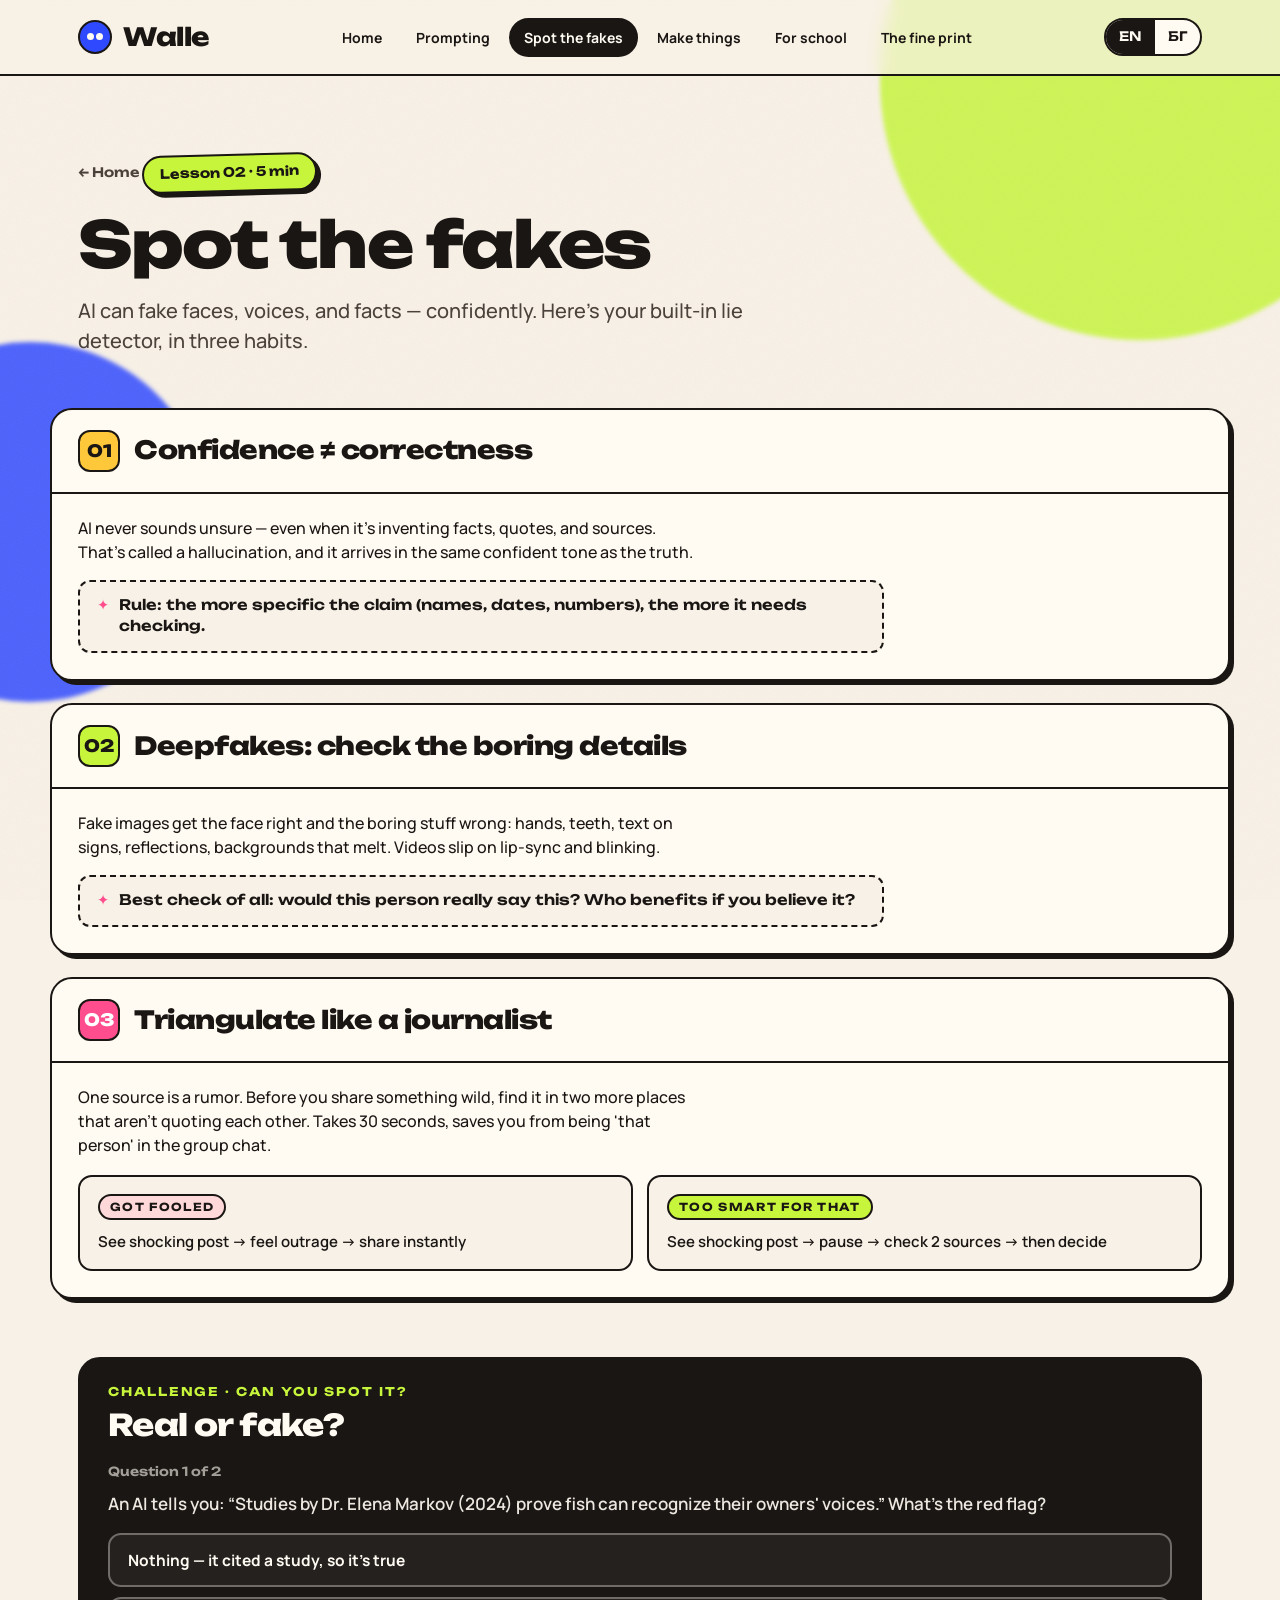
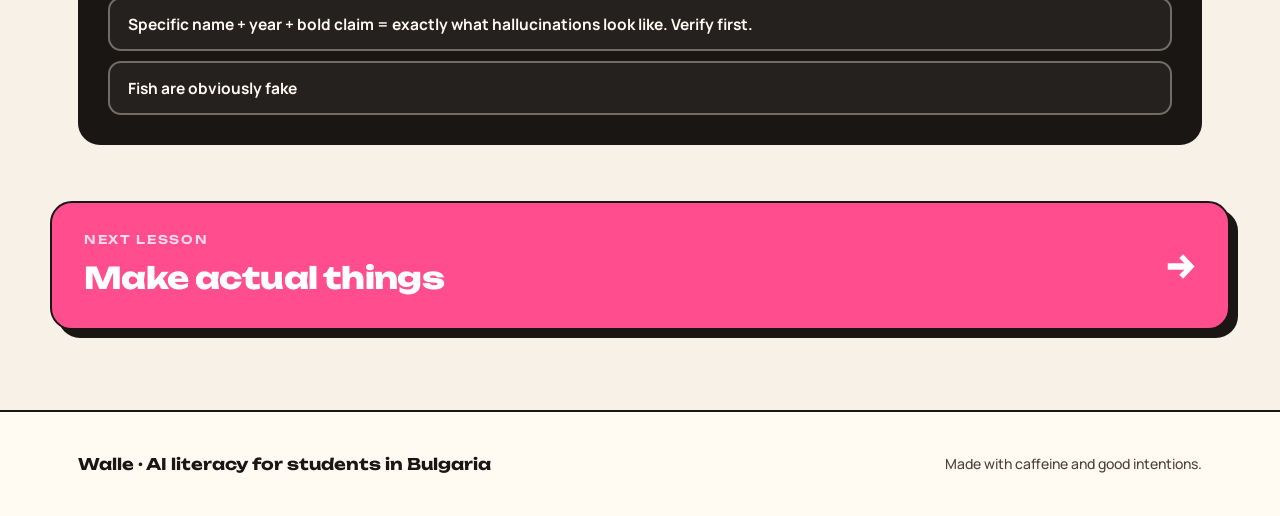
<file: spot-the-fakes.html>
<!DOCTYPE html>
<html lang="en">
<head>
<meta charset="UTF-8" />
<meta name="viewport" content="width=device-width, initial-scale=1.0" />
<title>Walle — Spot the Fakes</title>
<link rel="preconnect" href="https://fonts.googleapis.com" />
<link rel="preconnect" href="https://fonts.gstatic.com" crossorigin />
<link href="https://fonts.googleapis.com/css2?family=Unbounded:wght@500;600;700;800;900&family=Manrope:wght@400;500;600;700;800&display=swap" rel="stylesheet" />
<style>
/* Walle shared styles — tokens, nav, footer, lesson components */
:root{
  --ink:#1a1613;
  --ink-soft:#4a423b;
  --canvas:#f8f1e7;
  --paper:#fffaf2;
  --blue:#2f49ff;
  --blue-deep:#1f31b8;
  --pink:#ff4d8d;
  --lime:#c6f53b;
  --yellow:#ffc73a;
  --sky:#7ed0ff;
  --line:rgba(26,22,19,0.14);
  --shadow:8px 8px 0 var(--ink);
  --shadow-sm:4px 4px 0 var(--ink);
  --radius:22px;
  --maxw:1180px;
  --display:"Unbounded",system-ui,sans-serif;
  --body:"Manrope",system-ui,sans-serif;
}
*{box-sizing:border-box;margin:0;padding:0;}
html{scroll-behavior:smooth;}
body{font-family:var(--body);background:var(--canvas);color:var(--ink);-webkit-font-smoothing:antialiased;overflow-x:hidden;line-height:1.5;}
.wrap{max-width:var(--maxw);margin:0 auto;padding:0 28px;width:100%;}
a{color:inherit;text-decoration:none;}
::selection{background:var(--lime);color:var(--ink);}

/* background blobs */
.bg-layer{position:fixed;inset:0;z-index:0;pointer-events:none;overflow:hidden;}
.blob{position:absolute;border-radius:50%;filter:blur(2px);opacity:.85;mix-blend-mode:multiply;}
.b1{width:520px;height:520px;background:var(--blue);top:-180px;right:-120px;animation:float1 16s ease-in-out infinite;}
.b2{width:360px;height:360px;background:var(--pink);top:38%;left:-150px;animation:float2 19s ease-in-out infinite;}
.b3{width:300px;height:300px;background:var(--lime);bottom:-120px;right:8%;animation:float1 22s ease-in-out infinite;}
@keyframes float1{0%,100%{transform:translate(0,0) scale(1);}50%{transform:translate(-40px,40px) scale(1.08);}}
@keyframes float2{0%,100%{transform:translate(0,0) scale(1);}50%{transform:translate(50px,-30px) scale(1.12);}}
.grain{position:absolute;inset:0;opacity:.05;background-image:url("data:image/svg+xml,%3Csvg xmlns='http://www.w3.org/2000/svg' width='120' height='120'%3E%3Cfilter id='n'%3E%3CfeTurbulence type='fractalNoise' baseFrequency='0.85' numOctaves='3'/%3E%3C/filter%3E%3Crect width='100%25' height='100%25' filter='url(%23n)'/%3E%3C/svg%3E");}
main,header{position:relative;z-index:1;}

/* nav */
header{position:sticky;top:0;z-index:50;backdrop-filter:blur(8px);background:rgba(248,241,231,0.72);border-bottom:2px solid var(--ink);}
.nav{display:flex;align-items:center;justify-content:space-between;height:74px;gap:16px;}
.brand{display:flex;align-items:center;gap:11px;font-family:var(--display);font-weight:800;font-size:25px;letter-spacing:-.02em;flex:none;}
.brand .mark{width:34px;height:34px;border-radius:50%;background:var(--blue);border:2px solid var(--ink);position:relative;flex:none;}
.brand .mark::before,.brand .mark::after{content:"";position:absolute;width:7px;height:7px;border-radius:50%;background:var(--paper);top:11px;}
.brand .mark::before{left:7px;}
.brand .mark::after{right:7px;animation:blink 5s infinite;}
@keyframes blink{0%,92%,100%{transform:scaleY(1);}96%{transform:scaleY(.1);}}
.nav-links{display:flex;align-items:center;gap:4px;flex:1;justify-content:center;flex-wrap:wrap;}
.nav-links a{display:inline-block;white-space:nowrap;font-family:var(--body);font-weight:700;font-size:14px;padding:7px 13px;border-radius:999px;border:2px solid transparent;transition:background .12s,border-color .12s;}
.nav-links a:hover{background:var(--yellow);border-color:var(--ink);}
.nav-links a.active{background:var(--ink);color:var(--paper);border-color:var(--ink);}
.nav-right{display:flex;align-items:center;gap:14px;flex:none;}
.lang{display:flex;border:2px solid var(--ink);border-radius:999px;overflow:hidden;background:var(--paper);font-family:var(--display);font-weight:600;font-size:13px;}
.lang button{border:0;background:transparent;padding:7px 13px;cursor:pointer;color:var(--ink);font:inherit;transition:background .15s;}
.lang button.active{background:var(--ink);color:var(--paper);}

/* buttons */
.btn{font-family:var(--display);font-weight:700;cursor:pointer;border:2px solid var(--ink);border-radius:999px;display:inline-flex;align-items:center;gap:9px;transition:transform .12s ease,box-shadow .12s ease;}
.btn:active{transform:translate(2px,2px);}
.btn-primary{background:var(--blue);color:#fff;padding:12px 22px;font-size:15px;box-shadow:var(--shadow-sm);}
.btn-primary:hover{box-shadow:6px 6px 0 var(--ink);transform:translate(-1px,-1px);}
.btn-ghost{background:var(--paper);color:var(--ink);padding:12px 22px;font-size:15px;}
.btn-ghost:hover{background:var(--yellow);}

/* footer */
footer{border-top:2px solid var(--ink);padding:40px 0;background:var(--paper);position:relative;z-index:1;margin-top:auto;}
.foot{display:flex;align-items:center;justify-content:space-between;gap:20px;flex-wrap:wrap;}
.foot .f-brand{font-family:var(--display);font-weight:700;font-size:16px;}
.foot .f-note{font-size:14px;color:var(--ink-soft);font-weight:500;}

/* reveal */
.reveal{opacity:0;transform:translateY(26px);transition:opacity .6s ease,transform .6s cubic-bezier(.2,.8,.3,1);}
.reveal.in{opacity:1;transform:none;}

/* ---------- lesson page components ---------- */
.lesson-hero{padding:58px 0 14px;}
.crumb{font-family:var(--display);font-weight:600;font-size:13px;color:var(--ink-soft);display:inline-flex;gap:8px;align-items:center;}
.crumb a:hover{color:var(--blue);}
.lesson-badge{display:inline-flex;align-items:center;gap:9px;border:2px solid var(--ink);border-radius:999px;padding:7px 16px;font-family:var(--display);font-weight:700;font-size:13px;box-shadow:var(--shadow-sm);transform:rotate(-1.5deg);margin-top:20px;}
.lesson-hero h1{font-family:var(--display);font-weight:800;font-size:clamp(34px,5.6vw,64px);line-height:1;letter-spacing:-.03em;margin-top:20px;max-width:18ch;text-wrap:balance;}
.lesson-hero .lede{font-size:clamp(16px,1.9vw,20px);color:var(--ink-soft);max-width:54ch;margin-top:20px;font-weight:500;}

/* step cards */
.steps{display:flex;flex-direction:column;gap:22px;padding:38px 0 10px;}
.step{background:var(--paper);border:2.5px solid var(--ink);border-radius:var(--radius);box-shadow:var(--shadow-sm);overflow:hidden;}
.step-head{display:flex;align-items:center;gap:14px;padding:20px 26px;border-bottom:2px solid var(--ink);}
.step-num{flex:none;width:42px;height:42px;border-radius:12px;border:2px solid var(--ink);display:grid;place-items:center;font-family:var(--display);font-weight:800;font-size:17px;background:var(--yellow);}
.step:nth-child(2) .step-num{background:var(--lime);}
.step:nth-child(3) .step-num{background:var(--pink);color:#fff;}
.step:nth-child(4) .step-num{background:var(--sky);}
.step-head h2{font-family:var(--display);font-weight:800;font-size:clamp(19px,2.4vw,25px);letter-spacing:-.02em;line-height:1.05;}
.step-body{padding:22px 26px 26px;}
.step-body p{font-weight:500;font-size:16px;max-width:62ch;}
.step-body p + p{margin-top:12px;}
.step-body .tip{margin-top:16px;padding:13px 17px;background:var(--canvas);border:2px dashed var(--ink);border-radius:12px;font-family:var(--display);font-weight:600;font-size:14.5px;display:flex;gap:10px;align-items:baseline;max-width:62ch;}
.step-body .tip .star{color:var(--pink);flex:none;}

/* before/after compare */
.compare{display:grid;grid-template-columns:1fr 1fr;gap:14px;margin-top:18px;}
.compare .pane{border:2px solid var(--ink);border-radius:14px;padding:16px 18px;background:var(--canvas);}
.compare .pane .pane-tag{font-family:var(--display);font-weight:700;font-size:11px;letter-spacing:.12em;text-transform:uppercase;display:inline-block;padding:3px 10px;border-radius:999px;border:2px solid var(--ink);}
.compare .pane.bad .pane-tag{background:#ffd9d9;}
.compare .pane.good .pane-tag{background:var(--lime);}
.compare .pane .pane-text{margin-top:11px;font-weight:600;font-size:15px;line-height:1.45;}
.compare .pane .pane-note{margin-top:9px;font-size:13px;color:var(--ink-soft);font-weight:600;}

/* quiz */
.quiz{margin:48px 0 10px;background:var(--ink);color:var(--paper);border-radius:var(--radius);border:2.5px solid var(--ink);overflow:hidden;}
.quiz-head{padding:24px 28px 18px;}
.quiz-kicker{font-family:var(--display);font-weight:700;font-size:12px;letter-spacing:.16em;text-transform:uppercase;color:var(--lime);}
.quiz-head h2{font-family:var(--display);font-weight:800;font-size:clamp(21px,2.8vw,30px);letter-spacing:-.02em;margin-top:8px;line-height:1.05;}
.quiz-body{padding:4px 28px 28px;}
.quiz-q{font-weight:600;font-size:17px;margin-bottom:16px;color:rgba(255,250,242,.92);}
.quiz-opts{display:flex;flex-direction:column;gap:10px;}
.quiz-opt{text-align:left;font-family:var(--body);font-weight:700;font-size:15.5px;padding:14px 18px;border:2px solid rgba(255,250,242,.35);border-radius:13px;background:rgba(255,250,242,.05);color:var(--paper);cursor:pointer;transition:border-color .12s,background .12s,transform .12s;}
.quiz-opt:hover{border-color:var(--lime);transform:translateX(4px);}
.quiz-opt.correct{background:var(--lime);color:var(--ink);border-color:var(--lime);}
.quiz-opt.wrong{background:var(--pink);color:#fff;border-color:var(--pink);}
.quiz-opt:disabled{cursor:default;}
.quiz-feedback{margin-top:16px;font-family:var(--display);font-weight:600;font-size:15px;padding:14px 18px;border-radius:12px;border:2px dashed rgba(255,250,242,.4);display:none;}
.quiz-feedback.show{display:block;animation:pop .35s cubic-bezier(.2,1.3,.5,1) both;}
.quiz-progress{font-family:var(--display);font-weight:600;font-size:12.5px;color:rgba(255,250,242,.6);margin-bottom:10px;}
@keyframes pop{from{opacity:0;transform:translateY(10px) scale(.98);}to{opacity:1;transform:none;}}

/* next lesson footer band */
.next-band{padding:46px 0 80px;}
.next-card{display:flex;align-items:center;justify-content:space-between;gap:20px;flex-wrap:wrap;background:var(--blue);color:#fff;border:2.5px solid var(--ink);border-radius:var(--radius);padding:28px 32px;box-shadow:var(--shadow);transition:transform .14s,box-shadow .14s;}
.next-card:hover{transform:translate(-2px,-3px);box-shadow:10px 11px 0 var(--ink);}
.next-card .n-label{font-family:var(--display);font-weight:600;font-size:12px;letter-spacing:.14em;text-transform:uppercase;opacity:.8;}
.next-card .n-title{font-family:var(--display);font-weight:800;font-size:clamp(20px,3vw,30px);letter-spacing:-.02em;margin-top:6px;}
.next-card .n-arrow{font-family:var(--display);font-weight:800;font-size:34px;flex:none;}

@media(max-width:760px){
  .nav-links{display:none;}
  .compare{grid-template-columns:1fr;}
  .lesson-hero{padding-top:40px;}
}
@media(prefers-reduced-motion:reduce){
  *{animation:none!important;}
  .reveal{opacity:1;transform:none;}
}

</style>
</head>
<body data-lang="en">
  <div class="bg-layer" aria-hidden="true">
    <div class="blob b1" style="background:var(--lime);"></div>
    <div class="blob b2" style="background:var(--blue);"></div>
    <div class="grain"></div>
  </div>

  <header>
    <div class="wrap nav">
      <a class="brand" href="index.html"><span class="mark"></span>Walle</a>
      <nav class="nav-links" id="nav-links"></nav>
      <div class="nav-right">
        <div class="lang" role="group" aria-label="Language">
          <button data-setlang="en" class="active">EN</button>
          <button data-setlang="bg">БГ</button>
        </div>
      </div>
    </div>
  </header>

  <main>
    <section class="lesson-hero">
      <div class="wrap">
        <div class="crumb"><a href="index.html" data-en="← Home" data-bg="← Начало">← Home</a></div>
        <span class="lesson-badge" style="background:var(--lime);" data-en="Lesson 02 · 5 min" data-bg="Урок 02 · 5 мин">Lesson 02 · 5 min</span>
        <h1 data-en="Spot the fakes" data-bg="Разпознай фалшивото">Spot the fakes</h1>
        <p class="lede" data-en="AI can fake faces, voices, and facts — confidently. Here's your built-in lie detector, in three habits." data-bg="AI умее да фалшифицира лица, гласове и факти — при това убедително. Ето как да си изградиш детектор за лъжи в три навика.">AI can fake faces, voices, and facts — confidently. Here's your built-in lie detector, in three habits.</p>
      </div>
    </section>

    <section class="wrap steps">
      <article class="step reveal">
        <div class="step-head"><span class="step-num">01</span><h2 data-en="Confidence ≠ correctness" data-bg="Уверен тон ≠ истина">Confidence ≠ correctness</h2></div>
        <div class="step-body">
          <p data-en="AI never sounds unsure — even when it's inventing facts, quotes, and sources. That's called a hallucination, and it arrives in the same confident tone as the truth." data-bg="AI никога не звучи колебливо — дори когато си измисля факти, цитати и източници. Това се нарича халюцинация и идва със същия уверен тон, с който идва и истината.">AI never sounds unsure — even when it's inventing facts, quotes, and sources. That's called a hallucination, and it arrives in the same confident tone as the truth.</p>
          <div class="tip"><span class="star">✦</span><span data-en="Rule: the more specific the claim (names, dates, numbers), the more it needs checking." data-bg="Правило: колкото по-конкретно е твърдението (имена, дати, числа), толкова по-задължителна е проверката.">Rule: the more specific the claim (names, dates, numbers), the more it needs checking.</span></div>
        </div>
      </article>

      <article class="step reveal">
        <div class="step-head"><span class="step-num">02</span><h2 data-en="Deepfakes: check the boring details" data-bg="Дийпфейкове: гледай скучните детайли">Deepfakes: check the boring details</h2></div>
        <div class="step-body">
          <p data-en="Fake images get the face right and the boring stuff wrong: hands, teeth, text on signs, reflections, backgrounds that melt. Videos slip on lip-sync and blinking." data-bg="Фалшивите снимки уцелват лицето, но се провалят в скучните детайли: ръце, зъби, надписи, отражения, размазани фонове. При видеата се гледа синхронът на устните и мигането.">Fake images get the face right and the boring stuff wrong: hands, teeth, text on signs, reflections, backgrounds that melt. Videos slip on lip-sync and blinking.</p>
          <div class="tip"><span class="star">✦</span><span data-en="Best check of all: would this person really say this? Who benefits if you believe it?" data-bg="Най-добрата проверка: този човек наистина ли би казал това? Кой печели, ако повярваш?">Best check of all: would this person really say this? Who benefits if you believe it?</span></div>
        </div>
      </article>

      <article class="step reveal">
        <div class="step-head"><span class="step-num">03</span><h2 data-en="Triangulate like a journalist" data-bg="Проверявай като журналист">Triangulate like a journalist</h2></div>
        <div class="step-body">
          <p data-en="One source is a rumor. Before you share something wild, find it in two more places that aren't quoting each other. Takes 30 seconds, saves you from being 'that person' in the group chat." data-bg="Един източник си е слух. Преди да споделиш нещо гръмко, открий го на още две места, които не се позовават едно на друго. Отнема 30 секунди — и те спасява от ролята на „онзи с фалшивата новина“ в групата.">One source is a rumor. Before you share something wild, find it in two more places that aren't quoting each other. Takes 30 seconds, saves you from being 'that person' in the group chat.</p>
          <div class="compare">
            <div class="pane bad">
              <span class="pane-tag" data-en="Got fooled" data-bg="Върза се">Got fooled</span>
              <div class="pane-text" data-en="See shocking post → feel outrage → share instantly" data-bg="Виждаш шокиращ пост → възмущаваш се → споделяш веднага">See shocking post → feel outrage → share instantly</div>
            </div>
            <div class="pane good">
              <span class="pane-tag" data-en="Too smart for that" data-bg="Не се връзваш">Too smart for that</span>
              <div class="pane-text" data-en="See shocking post → pause → check 2 sources → then decide" data-bg="Виждаш шокиращ пост → изчакваш → проверяваш два източника → чак тогава решаваш">See shocking post → pause → check 2 sources → then decide</div>
            </div>
          </div>
        </div>
      </article>
    </section>

    <section class="wrap">
      <div class="quiz reveal" id="quiz"></div>
    </section>

    <section class="wrap next-band">
      <a class="next-card reveal" href="make-things.html" style="background:var(--pink);">
        <div>
          <div class="n-label" data-en="Next lesson" data-bg="Следващ урок">Next lesson</div>
          <div class="n-title" data-en="Make actual things" data-bg="Създавай истински неща">Make actual things</div>
        </div>
        <span class="n-arrow">→</span>
      </a>
    </section>
  </main>

  <footer>
    <div class="wrap foot">
      <div class="f-brand"><span data-en="Walle · AI literacy for students in Bulgaria" data-bg="Walle · AI грамотност за ученици в България">Walle · AI literacy for students in Bulgaria</span></div>
      <div class="f-note" data-en="Made with caffeine and good intentions." data-bg="Направено с кофеин и добри намерения.">Made with caffeine and good intentions.</div>
    </div>
  </footer>

<script>
/* Walle shared JS — nav, i18n, reveal, quiz engine */
(function(){
  "use strict";

  /* ---------- nav ---------- */
  var PAGES = [
    {file:"index.html", en:"Home",            bg:"Начало"},
    {file:"prompting.html",          en:"Prompting",       bg:"Промптинг"},
    {file:"spot-the-fakes.html",     en:"Spot the fakes",  bg:"Разпознай фалшивото"},
    {file:"make-things.html",        en:"Make things",     bg:"Създавай"},
    {file:"ai-for-school.html",      en:"For school",      bg:"За училище"},
    {file:"fine-print.html",         en:"The fine print",  bg:"Дребният шрифт"}
  ];

  function currentFile(){
    var p = decodeURIComponent(location.pathname);
    return p.substring(p.lastIndexOf("/")+1) || PAGES[0].file;
  }

  function buildNav(){
    var slot = document.getElementById("nav-links");
    if(!slot) return;
    var cur = currentFile();
    PAGES.forEach(function(pg){
      var a = document.createElement("a");
      a.href = pg.file;
      a.setAttribute("data-en", pg.en);
      a.setAttribute("data-bg", pg.bg);
      a.textContent = pg.en;
      if(pg.file === cur) a.className = "active";
      slot.appendChild(a);
    });
  }

  /* ---------- i18n ---------- */
  var lang = "en";
  try { var saved = localStorage.getItem("walle-lang"); if(saved==="en"||saved==="bg") lang = saved; } catch(e){}

  function applyLang(){
    document.body.setAttribute("data-lang", lang);
    document.documentElement.lang = lang;
    document.querySelectorAll("[data-en]").forEach(function(el){
      var v = el.getAttribute("data-"+lang);
      if(v!=null) el.innerHTML = v;
    });
    document.querySelectorAll("[data-en-ph]").forEach(function(el){
      var v = el.getAttribute("data-"+lang+"-ph");
      if(v!=null) el.setAttribute("placeholder", v);
    });
    document.querySelectorAll("[data-setlang]").forEach(function(b){
      b.classList.toggle("active", b.getAttribute("data-setlang")===lang);
    });
    try { localStorage.setItem("walle-lang", lang); } catch(e){}
    document.dispatchEvent(new CustomEvent("walle:lang", {detail:{lang:lang}}));
  }

  function wireLang(){
    document.querySelectorAll("[data-setlang]").forEach(function(b){
      b.addEventListener("click", function(){ lang = b.getAttribute("data-setlang"); applyLang(); });
    });
  }

  /* ---------- reveal (with fail-safe) ---------- */
  function wireReveal(){
    var reveals = document.querySelectorAll(".reveal");
    function revealAll(){ reveals.forEach(function(el){ el.classList.add("in"); }); }
    if("IntersectionObserver" in window){
      var io = new IntersectionObserver(function(entries){
        entries.forEach(function(en){ if(en.isIntersecting){ en.target.classList.add("in"); io.unobserve(en.target); } });
      }, {threshold:0.08, rootMargin:"0px 0px -8% 0px"});
      reveals.forEach(function(el){ io.observe(el); });
      setTimeout(revealAll, 1600);
    } else { revealAll(); }
  }

  /* ---------- quiz engine ----------
     Mount with: WalleQuiz(containerEl, {
       kicker:{en,bg}, title:{en,bg},
       questions:[{q:{en,bg}, opts:[{en,bg}...], correct:i, right:{en,bg}, wrong:{en,bg}}]
     })
  ----------------------------------- */
  function esc(s){ var d=document.createElement("div"); d.textContent=s; return d.innerHTML; }

  window.WalleQuiz = function(el, cfg){
    var idx = 0, score = 0;
    var UI = {
      progress:{en:"Question", bg:"Въпрос"},
      of:{en:"of", bg:"от"},
      next:{en:"Next →", bg:"Напред →"},
      done:{en:"See my result", bg:"Виж резултата"},
      again:{en:"Play again", bg:"Играй пак"},
      score:{en:"You got", bg:"Позна"},
      outof:{en:"out of", bg:"от"}
    };
    function t(o){ return o[lang] || o.en; }

    function finalLine(){
      var n = cfg.questions.length;
      var msgs = score===n
        ? {en:"Perfect score. Honestly? Suspiciously good. 🏆", bg:"Пълно попадение. Чак подозрително добре. 🏆"}
        : score >= Math.ceil(n/2)
        ? {en:"Solid. You're harder to fool than most adults. 💪", bg:"Стабилно. Лъжеш се по-трудно от повечето възрастни. 💪"}
        : {en:"Hey, that's why lessons exist. Run it back. 🔁", bg:"Е, затова има уроци. Пробвай пак. 🔁"};
      return t(msgs);
    }

    function render(){
      var html = '<div class="quiz-head">';
      html += '<div class="quiz-kicker">'+esc(t(cfg.kicker))+'</div>';
      html += '<h2>'+esc(t(cfg.title))+'</h2></div>';
      html += '<div class="quiz-body">';
      if(idx < cfg.questions.length){
        var q = cfg.questions[idx];
        html += '<div class="quiz-progress">'+esc(t(UI.progress))+' '+(idx+1)+' '+esc(t(UI.of))+' '+cfg.questions.length+'</div>';
        html += '<div class="quiz-q">'+esc(t(q.q))+'</div>';
        html += '<div class="quiz-opts">';
        q.opts.forEach(function(o,i){
          html += '<button type="button" class="quiz-opt" data-i="'+i+'">'+esc(t(o))+'</button>';
        });
        html += '</div><div class="quiz-feedback"></div>';
      } else {
        html += '<div class="quiz-q" style="font-family:var(--display);font-weight:800;font-size:24px;">'
              + esc(t(UI.score))+' '+score+' '+esc(t(UI.outof))+' '+cfg.questions.length+'. '+esc(finalLine())
              + '</div>';
        html += '<button type="button" class="quiz-opt" data-again="1" style="max-width:220px;">'+esc(t(UI.again))+'</button>';
      }
      html += '</div>';
      el.innerHTML = html;
      wire();
    }

    function wire(){
      var q = cfg.questions[idx];
      el.querySelectorAll(".quiz-opt").forEach(function(btn){
        btn.addEventListener("click", function(){
          if(btn.hasAttribute("data-again")){ idx=0; score=0; render(); return; }
          var i = +btn.getAttribute("data-i");
          var fb = el.querySelector(".quiz-feedback");
          el.querySelectorAll(".quiz-opt").forEach(function(b){ b.disabled = true; });
          if(i === q.correct){ score++; btn.classList.add("correct"); fb.textContent = "✓ " + t(q.right); }
          else {
            btn.classList.add("wrong");
            var c = el.querySelector('.quiz-opt[data-i="'+q.correct+'"]');
            if(c) c.classList.add("correct");
            fb.textContent = "✗ " + t(q.wrong);
          }
          fb.classList.add("show");
          var nx = document.createElement("button");
          nx.type = "button"; nx.className = "quiz-opt"; nx.style.maxWidth = "180px"; nx.style.marginTop = "14px";
          nx.textContent = (idx+1 < cfg.questions.length) ? t(UI.next) : t(UI.done);
          nx.addEventListener("click", function(){ idx++; render(); });
          el.querySelector(".quiz-body").appendChild(nx);
        });
      });
    }

    document.addEventListener("walle:lang", render);
    render();
  };

  /* ---------- init ---------- */
  buildNav();
  wireLang();
  applyLang();
  wireReveal();
})();

</script>
<script>
WalleQuiz(document.getElementById("quiz"), {
  kicker:{en:"Challenge · can you spot it?", bg:"Предизвикателство · ще го хванеш ли?"},
  title:{en:"Real or fake?", bg:"Истинско или фалшиво?"},
  questions:[
    {
      q:{en:"An AI tells you: “Studies by Dr. Elena Markov (2024) prove fish can recognize their owners' voices.” What's the red flag?",
         bg:"AI ти казва: „Изследване на д-р Елена Маркова (2024) доказва, че рибите разпознават гласа на стопаните си.“ Какво трябва да ти направи впечатление?"},
      opts:[
        {en:"Nothing — it cited a study, so it's true", bg:"Нищо — цитира изследване, значи е вярно"},
        {en:"Specific name + year + bold claim = exactly what hallucinations look like. Verify first.", bg:"Конкретно име + година + гръмко твърдение = класическа халюцинация. Първо провери."},
        {en:"Fish are obviously fake", bg:"Рибите очевидно са измислени"}
      ],
      correct:1,
      right:{en:"Citations can be 100% invented. Always check the source exists.", bg:"Цитатите може да са 100% измислени. Винаги проверявай дали източникът съществува."},
      wrong:{en:"AI invents very official-sounding studies all the time.", bg:"AI постоянно си измисля изследвания, които звучат напълно официално."}
    },
    {
      q:{en:"A video of a famous person saying something outrageous appears in your feed. First move?",
         bg:"Във фийда ти изскача видео, в което известна личност казва нещо скандално. Какво правиш първо?"},
      opts:[
        {en:"Share it — people need to know!", bg:"Споделям го — хората трябва да знаят!"},
        {en:"Check if real news sources are reporting it", bg:"Проверявам дали сериозни медии съобщават за това"},
        {en:"Comment something angry immediately", bg:"Веднага коментирам нещо гневно"}
      ],
      correct:1,
      right:{en:"If it were real, it'd be everywhere within the hour.", bg:"Ако беше истинско, щеше да е навсякъде до час."},
      wrong:{en:"That's exactly the reaction fakes are designed to trigger.", bg:"Фалшивите видеа разчитат точно на тази реакция."}
    }
  ]
});
</script>
</body>
</html>
</file>
